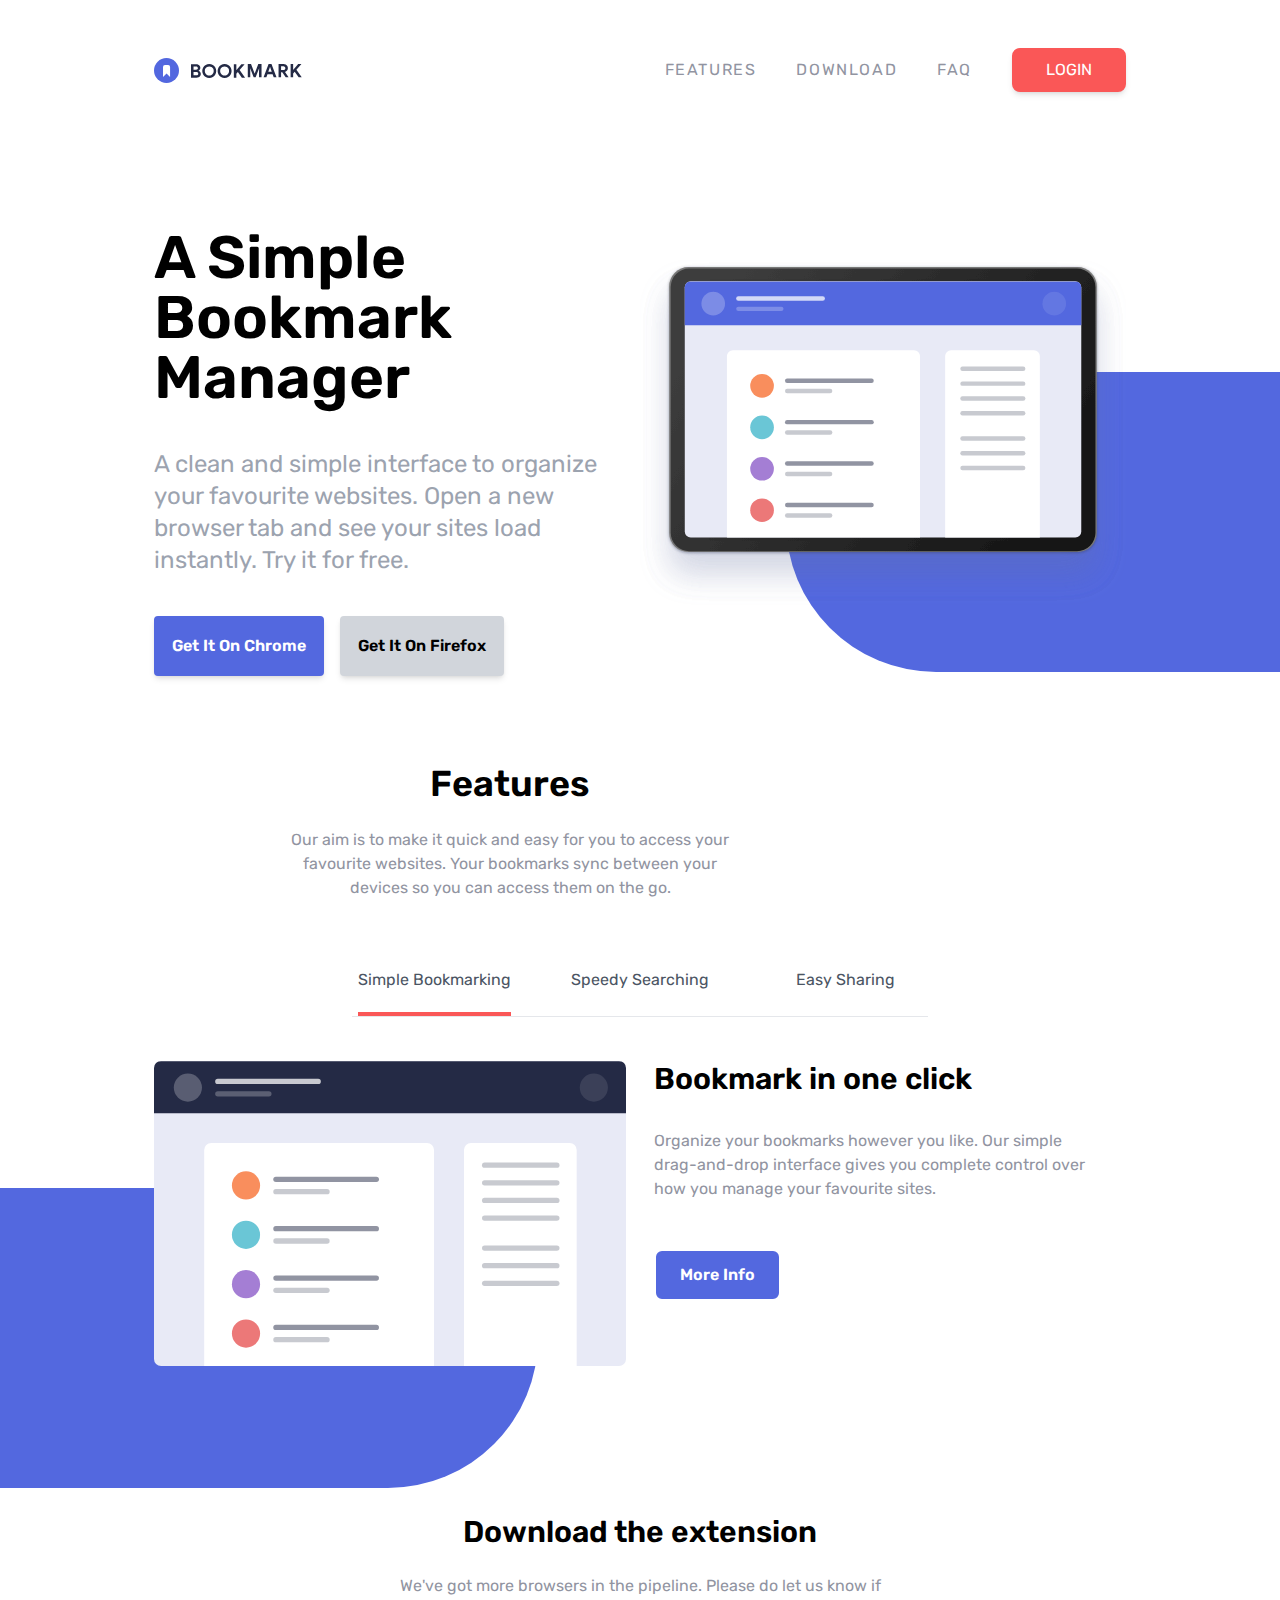
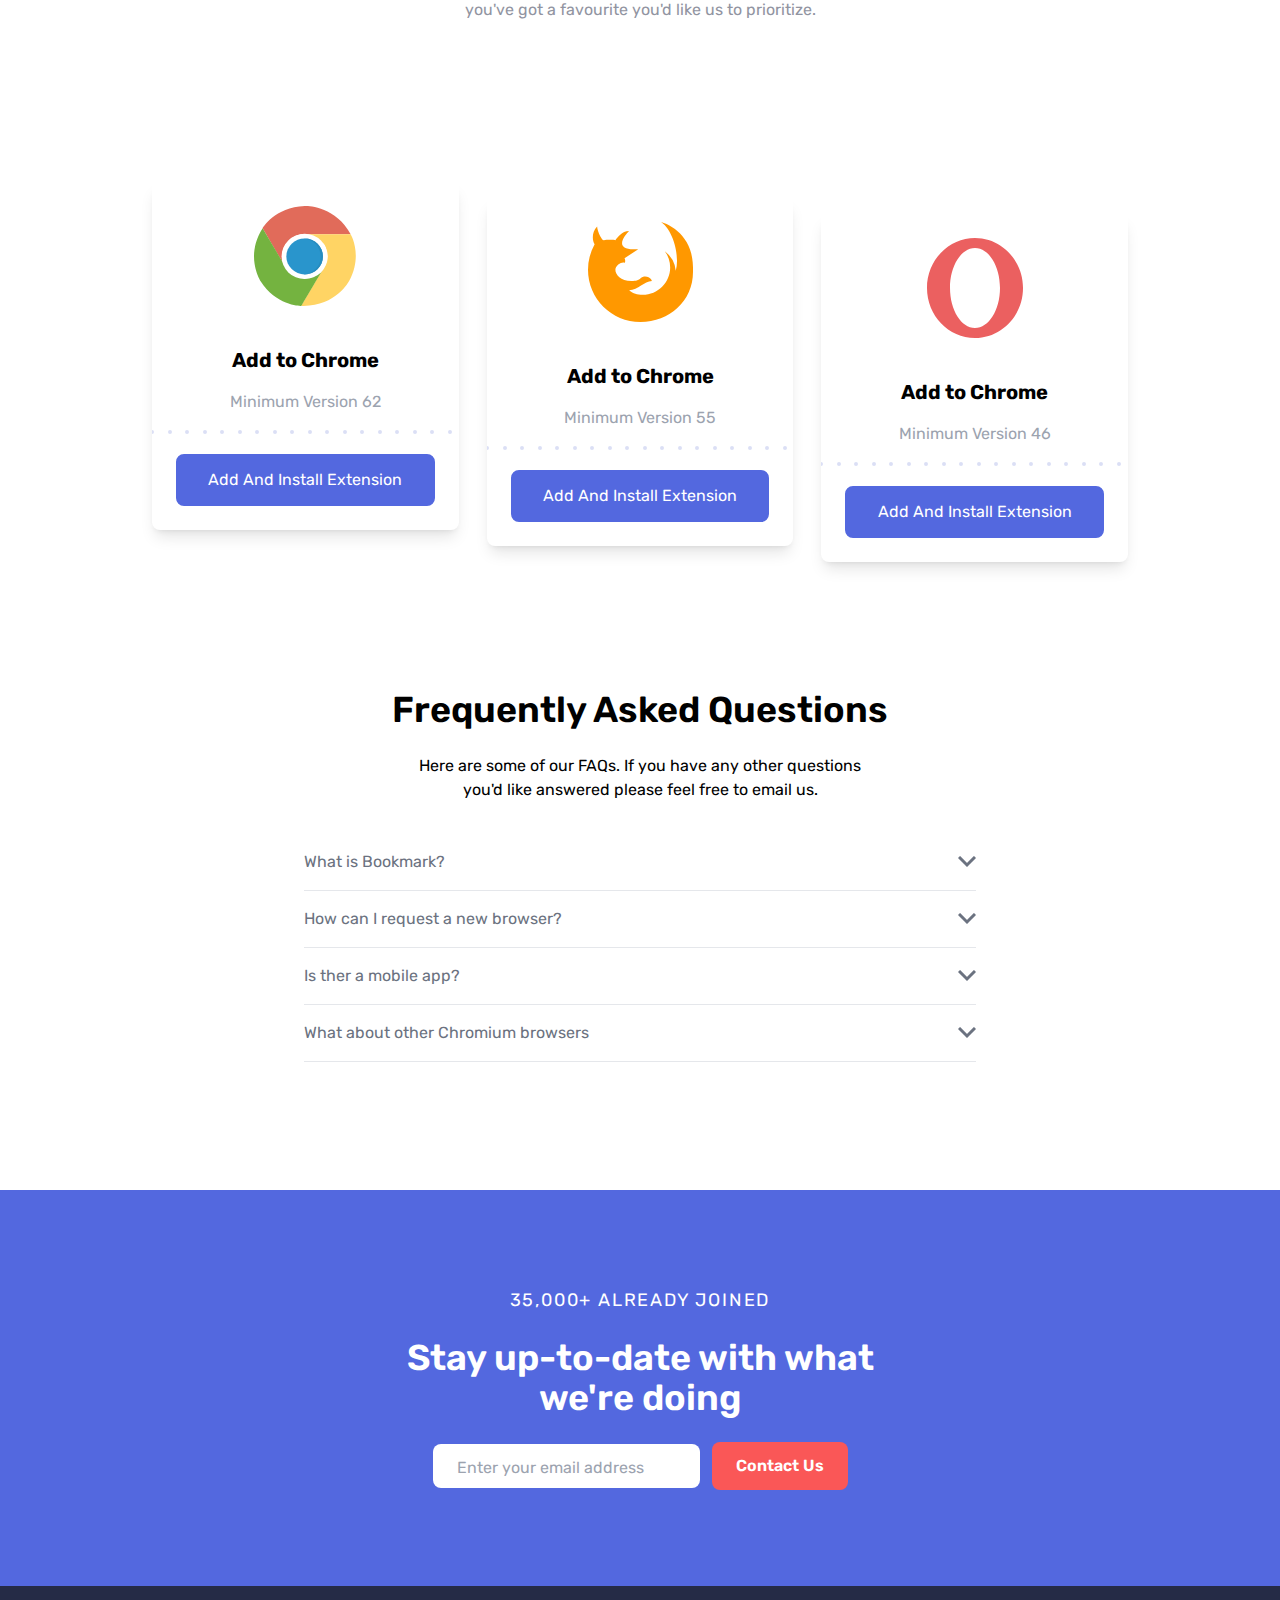
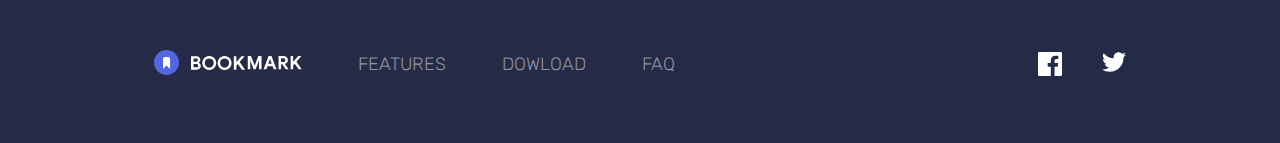
<file: bookmark/index.html>
<!DOCTYPE html>
<html lang="en" class="scroll-smooth">

<head>
  <meta charset="UTF-8" />
  <meta http-equiv="X-UA-Compatible" content="IE=edge" />
  <meta name="viewport" content="width=device-width, initial-scale=1.0" />
  <link rel="preconnect" href="https://fonts.googleapis.com">
  <link rel="preconnect" href="https://fonts.gstatic.com" crossorigin>
  <link href="https://fonts.googleapis.com/css2?family=Rubik:ital,wght@0,400;0,700;1,600&display=swap" rel="stylesheet">
  <link rel="stylesheet" href="css/style.css" />
  <script src="js/script.js" defer></script>

  <title>Bookmark Website</title>
</head>

<body class="overflow-x-hidden">
  <!-- overflow-x-hidden allows to avoid a horizontal scroll bars -->
  <nav class="container mx-auto p-6">
    <!-- Flex Container for Nav Items -->
    <div class="flex items-center justify-between space-x-20 my-6">
      <!-- Logo -->
      <div class="z-30">
        <img src="images/logo-bookmark.svg" alt="" id="logo">
      </div>
      <!-- Menu Items-->
      <div class="hidden items-center space-x-10 uppercase text-grayishBlue md:flex">
        <a href="#features" class="tracking-widest hover:text-softRed">
          Features
        </a>

        <a href="#download" class="tracking-widest hover:text-softRed">
          Download
        </a>

        <a href="#faq" class="tracking-widest hover:text-softRed">
          FAQ
        </a>

        <a href="#"
          class="px-8 py-2 text-white bg-softRed border-2 border-softRed rounded-lg shadow-md hover:text-softRed hover:bg-white">Login</a>
      </div>
      <!-- Hamburger Button -->
      <button id="menu-btn"class="z-30 block md:hidden focus:outline-none hamburger">
        <span class="hamburger-top"></span>
        <span class="hamburger-middle"></span>
        <span class="hamburger-bottom"></span>

      </button>
    </div>
    <!-- Mobile Menu -->
    <div
        id="menu"
        class="fixed inset-0 z-20 hidden flex-col items-center self-end w-full h-full m-h-screen px-6 py-1 pt-24 pb-4 tracking-widest text-white uppercase divide-y divide-gray-500 opacity-90 bg-veryDarkBlue"
      >    
     
      <div class="w-full py-3 text-center">
        <a href="#features" class="block hover:text-softRed">Features</a>
        <a href="#download" class="block hover:text-softRed">Download</a>
        <a href="#faq" class="block hover:text-softRed">Faq</a>
        <a href="#" class="block hover:text-softRed">Login</a>


      </div>

    </div>
  </nav>

  <!-- Hero Section -->
  <section id="hero">
    <!-- Container For Image and Content -->
    <div class="container flex flex-col-reverse mx-auto p-6 lg:flex-row lg:mb-0">
      <!-- Content -->
      <div class="flex flex-col space-y-10 lg:mt-16 lg:w-1/2">
        <h1 class="text-3xl font-semibold text-center lg:text-left lg:text-6xl">
          A Simple Bookmark Manager
        </h1>
        <p class="max-w-md mx-auto text-lg text-center text-gray-400 lg:text-2xl lg:text-left lg:mt-0 lg:mx-0">
          A clean and simple interface to organize your favourite websites. Open a new browser tab and see your sites
          load instantly. Try it for free.
        </p>
        <!-- Buttons Container -->
        <div class="flex items-center justify-center space-x-4 lg:justify-start">

          <a href="#"
            class="p-4 text-sm font-semibold text-white bg-softBlue rounded shadow-md border-2 border-softBlue md:text-base hover:bg-white hover:text-softBlue">Get
            It On Chrome</a>
          <a href="#"
            class="p-4 text-sm font-semibold text-black bg-gray-300 rounded shadow-md border-2 border-gray-300 md:text-base hover:bg-white hover:text-gray-600">Get
            It On Firefox</a>

        </div>
      </div>
      <!-- Image -->
      <div class="relative mx-auto lg:mx-0 lg:mb-0 lg:w-1/2">
        <div class="bg-hero">

        </div>
        <img src="images/illustration-hero.svg" alt="" class="relative z-10 lg:top-24 xl:top-0">
      </div>
    </div>
  </section>

  <!-- Features Heading -->
  <section id="features">
    <div class="container mx-auto mt-16 px-6 md:mx-0">
      <h2 class="mb-6 text-4xl font-semibold text-center">
        Features
      </h2>
      <p class="max-w-md mx-auto text-center text-grayishBlue">
        Our aim is to make it quick and easy for you to access your favourite websites. Your bookmarks sync between your
        devices so you can access them on the go.
      </p>
    </div>
  </section>
  <!-- Features Tabs -->
  <section id="tabs">
    <!-- Tabs Container -->
    <div class="container relative mx-auto my-6 mb-32 mt-12 px-6">
      <div class="bg-tabs"></div>
      <!-- Tabs/Panels Flex Container -->
      <div class="flex flex-col justify-center max-w-xl mx-auto mb-6 border-b md:space-x-10 md:flex-row">

        <!-- Tab 1 -->
        <div
          class="flex justify-center text-center text-gray-600 border-b md:border-b-0 hover:text-softRed md:w-1/3 tab"
          data-target="panel-1">
          <div class="py-5 border-b-4 border-softRed" data-target="panel-1">
            Simple Bookmarking
          </div>
        </div>

        <!-- Tab 2 -->
        <div
          class="flex justify-center text-center text-gray-600 border-b md:border-b-0 hover:text-softRed md:w-1/3 tab"
          data-target="panel-2">
          <div class="py-5" data-target="panel-2">
            Speedy Searching
          </div>
        </div>

        <!-- Tab 3 -->
        <div
          class="flex justify-center text-center text-gray-600 border-b md:border-b-0 hover:text-softRed md:w-1/3 tab"
          data-target="panel-3">
          <div class="py-5 " data-target="panel-3">
            Easy Sharing
          </div>
        </div>
      </div>

      <!-- Tab Panels -->
      <div id="panels" class="container mx-auto">
        <!-- Panel 1 -->
        <div class="flex flex-col py-5 md:flex-row md:space-x-7 panel panel-1">
          <!-- Panel Image -->
          <div class="flex justify-center md:w-1/2">
            <img src="images/illustration-features-tab-1.svg" alt="" class="relative z-10">
            <!--  relative z-10 is bcs we need to be under the overlayer of the mobile menu-->
          </div>
          <!-- Panel Content -->
          <div class="flex flex-col space-y-8 md:w-1/2">
            <h3 class="mt-32 text-3xl font-semibold text-center md:mt-0 md:text-left">
              Bookmark in one click
            </h3>
            <p class="max-w-md text-center text-grayishBlue md:text-left">
              Organize your bookmarks however you like. Our simple drag-and-drop interface gives you complete control
              over how you manage your favourite sites.
            </p>
            <div class="mx-auto md:mx-0">
              <a href=""
                class="px-6 py-3  mt-4 font-semibold bg-softBlue text-white border-2 border-white rounded-lg md:inline-flex hover:bg-white hover:text-softBlue hover:border-softBlue hover:border-2">
                More Info
              </a>
            </div>

          </div>
        </div>

        <!-- Panel 2 -->

        <div class="flex flex-col hidden py-5 md:flex-row md:space-x-7 panel panel-2">
          <!-- Panel Image -->
          <div class="flex justify-center md:w-1/2">
            <img src="images/illustration-features-tab-2.svg" alt="" class="relative z-10">
            <!--  relative z-10 is bcs we need to be under the overlayer of the mobile menu-->
          </div>
          <!-- Panel Content -->
          <div class="flex flex-col space-y-8 md:w-1/2">
            <h3 class="mt-14 text-3xl font-semibold text-center md:mt-0 md:text-left">
              Intelligent search
            </h3>
            <p class="max-w-md text-center text-grayishBlue md:text-left">
              Our powerful search feature will help you find saved sites in no time at all. No need to trawl through all
              of your bookmarks.
            </p>
            <div class="mx-auto md:mx-0">
              <a href=""
                class="px-6 py-3  mt-4 font-semibold bg-softBlue text-white border-2 border-white rounded-lg md:inline-flex hover:bg-white hover:text-softBlue hover:border-softBlue hover:border-2">
                More Info
              </a>
            </div>

          </div>
        </div>
        <!-- Panel 3 -->

        <div class="flex flex-col hidden py-5 md:flex-row md:space-x-7 panel panel-3">
          <!-- Panel Image -->
          <div class="flex justify-center md:w-1/2">
            <img src="images/illustration-features-tab-3.svg" alt="" class="relative z-10">
            <!--  relative z-10 is bcs we need to be under the overlayer of the mobile menu-->
          </div>
          <!-- Panel Content -->
          <div class="flex flex-col space-y-8 md:w-1/2">
            <h3 class="mt-14 text-3xl font-semibold text-center md:mt-0 md:text-left">
              Share your bookmarks
            </h3>
            <p class="max-w-md text-center text-grayishBlue md:text-left">
              Easily share your bookmarks and collections with others. Create a shareable a link that you can send at
              the click of a button.
            </p>
            <div class="mx-auto md:mx-0">
              <a href=""
                class="px-6 py-3  mt-4 font-semibold bg-softBlue text-white border-2 border-white rounded-lg md:inline-flex hover:bg-white hover:text-softBlue hover:border-softBlue hover:border-2">
                More Info
              </a>
            </div>

          </div>
        </div>

      </div>
    </div>
  </section>

  <!-- Download Heading -->
  <section id="download">
    <div class="container mx-auto px-6">
      <h2 class="mb-6 text-3xl font-semibold text-center">
        Download the extension
      </h2>
      <p class="max-w-lg mx-auto text-center text-grayishBlue">
        We've got more browsers in the pipeline. Please do let us know if you've got a favourite you'd like us to
        prioritize.
      </p>
    </div>
  </section>

  <!-- Download Boxes -->
  <section id="download-boxes" class="py-32">
    <!-- Boxes Container -->
    <div
      class=" relative flex flex-col items-center max-w-5xl mx-auto space-y-10 md:px-6 md:space-y-0 md:space-x-7 md:flex-row">
      <!-- Box 1 -->
      <div class="flex flex-col w-full py-6 space-y-4 text-center rounded-lg shadow-lg md:w-1/3">
        <!-- Image -->
        <div class="flex justify-center">
          <img src="images/logo-chrome.svg" alt="">
        </div>
        <!-- Text -->
        <h5 class="pt-6 text-xl font-bold">
          Add to Chrome
        </h5>
        <p class="text-gray-400">Minimum Version 62</p>

        <!-- Dots -->
        <div class="bg-dots bg-repeat-x px-6 pt-6 capitalize">
          <a href="#"
            class="block w-full py-3 text-white duration-200 border-2 rounded-lg bg-softBlue hover:text-softBlue hover:bg-white border-softBlue">
            Add and Install Extension
          </a>
        </div>
      </div>

      <!-- Box 2 -->
      <div class="w-full md:w-1/3">
        <div class="flex flex-col w-full py-6 space-y-4 text-center rounded-lg shadow-lg md:mt-8">
          <!-- Image -->
          <div class="flex justify-center">
            <img src="images/logo-firefox.svg" alt="">
          </div>
          <!-- Text -->
          <h5 class="pt-6 text-xl font-bold">
            Add to Chrome
          </h5>
          <p class="text-gray-400">Minimum Version 55</p>

          <!-- Dots -->
          <div class="bg-dots bg-repeat-x px-6 pt-6 capitalize">
            <a href="#"
              class="block w-full py-3 text-white duration-200 border-2 rounded-lg bg-softBlue hover:text-softBlue hover:bg-white border-softBlue">
              Add and Install Extension
            </a>
          </div>
        </div>
      </div>

      <!-- Box 3 -->
      <div class="w-full md:w-1/3">
        <div class="flex flex-col w-full py-6 space-y-4 text-center rounded-lg shadow-lg md:mt-16">
          <!-- Image -->
          <div class="flex justify-center">
            <img src="images/logo-opera.svg" alt="">
          </div>
          <!-- Text -->
          <h5 class="pt-6 text-xl font-bold">
            Add to Chrome
          </h5>
          <p class="text-gray-400">Minimum Version 46</p>

          <!-- Dots -->
          <div class="bg-dots bg-repeat-x px-6 pt-6 capitalize">
            <a href="#"
              class="block w-full py-3 text-white duration-200 border-2 rounded-lg bg-softBlue hover:text-softBlue hover:bg-white border-softBlue">
              Add and Install Extension
            </a>
          </div>
        </div>
      </div>
    </div>
  </section>

  <!-- FAQ Heading -->
  <section id="faq">
    <div class="container mx-auto">
      <h2 class="mb-6 text-3xl font-semibold text-center md:text-4xl">
        Frequently Asked Questions
      </h2>
      <p class="max-w-lg px-6 mx-auto text-center text-graishBlue">
        Here are some of our FAQs. If you have any other questions you'd like answered please feel free to email us.
      </p>
    </div>
  </section>

  <!-- FAQ Accordion -->
  <section id="faq-accordion">
    <!-- Main Container -->
    <div class="container mx-auto px-6 mb-32">
      <!-- Accordion Container -->
      <div class="max-w-2xl m-8 mx-auto overflow-hidden">
        
        <!-- Tab 1 -->
        <div class="py-1 border-b outline-none group" tabindex="1">
          <!-- Tab Flex Container -->
          <div
            class="flex items-center justify-between py-3 text-gray-500 transition duration-500 cursor-pointer group ease">
            <!-- Tab Title -->
            <div class="transition duration-500 ease group-hover:text-red-500">What is Bookmark?</div>
            <!-- Arrow -->
            <div class="transition duration-500 ease group-focus:-rotate-180 group-focus:text-red-500">
              <svg xmlns="http://www.w3.org/2000/svg" width="18" height="12">
                <path fill="none" stroke="currentColor" stroke-width="3" d="M1 1l8 8 8-8" />
              </svg>
            </div>
          </div>
          <!-- Tab Inner Content -->
          <div class="overflow-hidden transition duration-500 group-focus:max-h-screen max-h-0 ease">
            <p class="py-2 text-justify text-gray-400">
              Lorem ipsum dolor sit amet consectetur adipisicing elit. Fugiat, repellat amet doloribus consequuntur eos similique provident tempora voluptates iure quia fuga dicta voluptatibus culpa mollitia recusandae delectus id suscipit labore?
            </p>
          </div>
        </div>

        <!-- Tab 2 -->
        <div class="py-1 border-b outline-none group" tabindex="2">
          <!-- Tab Flex Container -->
          <div
            class="flex items-center justify-between py-3 text-gray-500 transition duration-500 cursor-pointer group ease">
            <!-- Tab Title -->
            <div class="transition duration-500 ease group-hover:text-red-500">How can I request a new browser?</div>
            <!-- Arrow -->
            <div class="transition duration-500 ease group-focus:-rotate-180 group-focus:text-red-500">
              <svg xmlns="http://www.w3.org/2000/svg" width="18" height="12">
                <path fill="none" stroke="currentColor" stroke-width="3" d="M1 1l8 8 8-8" />
              </svg>
            </div>
          </div>
          <!-- Tab Inner Content -->
          <div class="overflow-hidden transition duration-500 group-focus:max-h-screen max-h-0 ease">
            <p class="py-2 text-justify text-gray-400">
              Lorem ipsum dolor sit amet consectetur adipisicing elit. Fugiat, repellat amet doloribus consequuntur eos similique provident tempora voluptates iure quia fuga dicta voluptatibus culpa mollitia recusandae delectus id suscipit labore?
            </p>
          </div>
        </div>

        <!-- Tab 3 -->
        <div class="py-1 border-b outline-none group" tabindex="3">
          <!-- Tab Flex Container -->
          <div
            class="flex items-center justify-between py-3 text-gray-500 transition duration-500 cursor-pointer group ease">
            <!-- Tab Title -->
            <div class="transition duration-500 ease group-hover:text-red-500">Is ther a mobile app?</div>
            <!-- Arrow -->
            <div class="transition duration-500 ease group-focus:-rotate-180 group-focus:text-red-500">
              <svg xmlns="http://www.w3.org/2000/svg" width="18" height="12">
                <path fill="none" stroke="currentColor" stroke-width="3" d="M1 1l8 8 8-8" />
              </svg>
            </div>
          </div>
          <!-- Tab Inner Content -->
          <div class="overflow-hidden transition duration-500 group-focus:max-h-screen max-h-0 ease">
            <p class="py-2 text-justify text-gray-400">
              Lorem ipsum dolor sit amet consectetur adipisicing elit. Fugiat, repellat amet doloribus consequuntur eos similique provident tempora voluptates iure quia fuga dicta voluptatibus culpa mollitia recusandae delectus id suscipit labore?
            </p>
          </div>
        </div>

        <!-- Tab 4 -->
        <div class="py-1 border-b outline-none group" tabindex="4">
          <!-- Tab Flex Container -->
          <div
            class="flex items-center justify-between py-3 text-gray-500 transition duration-500 cursor-pointer group ease">
            <!-- Tab Title -->
            <div class="transition duration-500 ease group-hover:text-red-500">What about other Chromium browsers</div>
            <!-- Arrow -->
            <div class="transition duration-500 ease group-focus:-rotate-180 group-focus:text-red-500">
              <svg xmlns="http://www.w3.org/2000/svg" width="18" height="12">
                <path fill="none" stroke="currentColor" stroke-width="3" d="M1 1l8 8 8-8" />
              </svg>
            </div>
          </div>
          <!-- Tab Inner Content -->
          <div class="overflow-hidden transition duration-500 group-focus:max-h-screen max-h-0 ease">
            <p class="py-2 text-justify text-gray-400">
              Lorem ipsum dolor sit amet consectetur adipisicing elit. Fugiat, repellat amet doloribus consequuntur eos similique provident tempora voluptates iure quia fuga dicta voluptatibus culpa mollitia recusandae delectus id suscipit labore?
            </p>
          </div>
        </div>
      </div>
    </div>
  </section>

  <!-- Neewsletter Section -->
  <section id="newsletter" class="bg-softBlue">
    <!-- Main Container -->
    <div class="max-w-lg mx-auto py-24 ">
      <p class="mb-6 text-lg tracking-widest text-center text-white uppercase">
        35,000+ ALREADY JOINED
      </p>
      <h2 class="px-3 mb-6 text-3xl font-semibold text-center text-white md:text-4xl">
        Stay up-to-date with what we're doing
      </h2>

      <!-- Form -->
      <form class="flex flex-col items-start justify-center max-w-2xl mx-auto space-y-6 text-base px-6 md:flex-row md:space-y-0 md:space-x-4 md:px-0">
        <!-- Input and Button Container -->
        <div class="flex flex-col justify-between items-center mx-auto md:flex-row md:mx-0">        
        <input
        type="text"
        class="flex-1 px-6 pt-3 pb-2 mb-4 rounded-lg border-1 border-white focus:outline-none md:mr-3 md:mb-0"
        placeholder="Enter your email address"
        />

        <input
        type="submit"
        class="inline-flex px-6 py-3 font-semibold text-center text-white duration-200 transform rounded-lg cursor-pointer focus:outline-none bg-softRed hover:opacity-90"
        value="Contact Us"
        />
      </div>
      </form>
    </div>
  </section>

  <!-- Footer -->
  <footer class="py-16 bg-veryDarkBlue">
    <!-- Footer Flex Container -->
    <div class="container flex flex-col items-center justify-between mx-auto space-y-16 px-6 md:flex-row md:space-y-0">
      <!-- Logo/Menu Container -->
      <div class="flex flex-col items-center justify-between space-y-8 text-lg font-light md:flex-row md:space-y-0 md:space-x-14 text-grayishBlue">
        <img src="images/logo-bookmark-footer.svg" alt="" class="mb-1">
        <a href="#features" class="uppercase hover:text-softRed">features</a>
        <a href="#dowload" class="uppercase hover:text-softRed">dowload</a>
        <a href="#faq" class="uppercase hover:text-softRed">faq</a>
      </div>
      <!-- Social Container -->
      <div class="flex space-x-10">
        <a href="#" class="h-6 ficon">
          <img src="images/icon-facebook.svg" alt="">
        </a>
        <a href="#" class="h-6 ficon">
          <img src="images/icon-twitter.svg" alt="">
        </a>
      </div>
    </div>
  </footer>
</body>

</html>
</file>
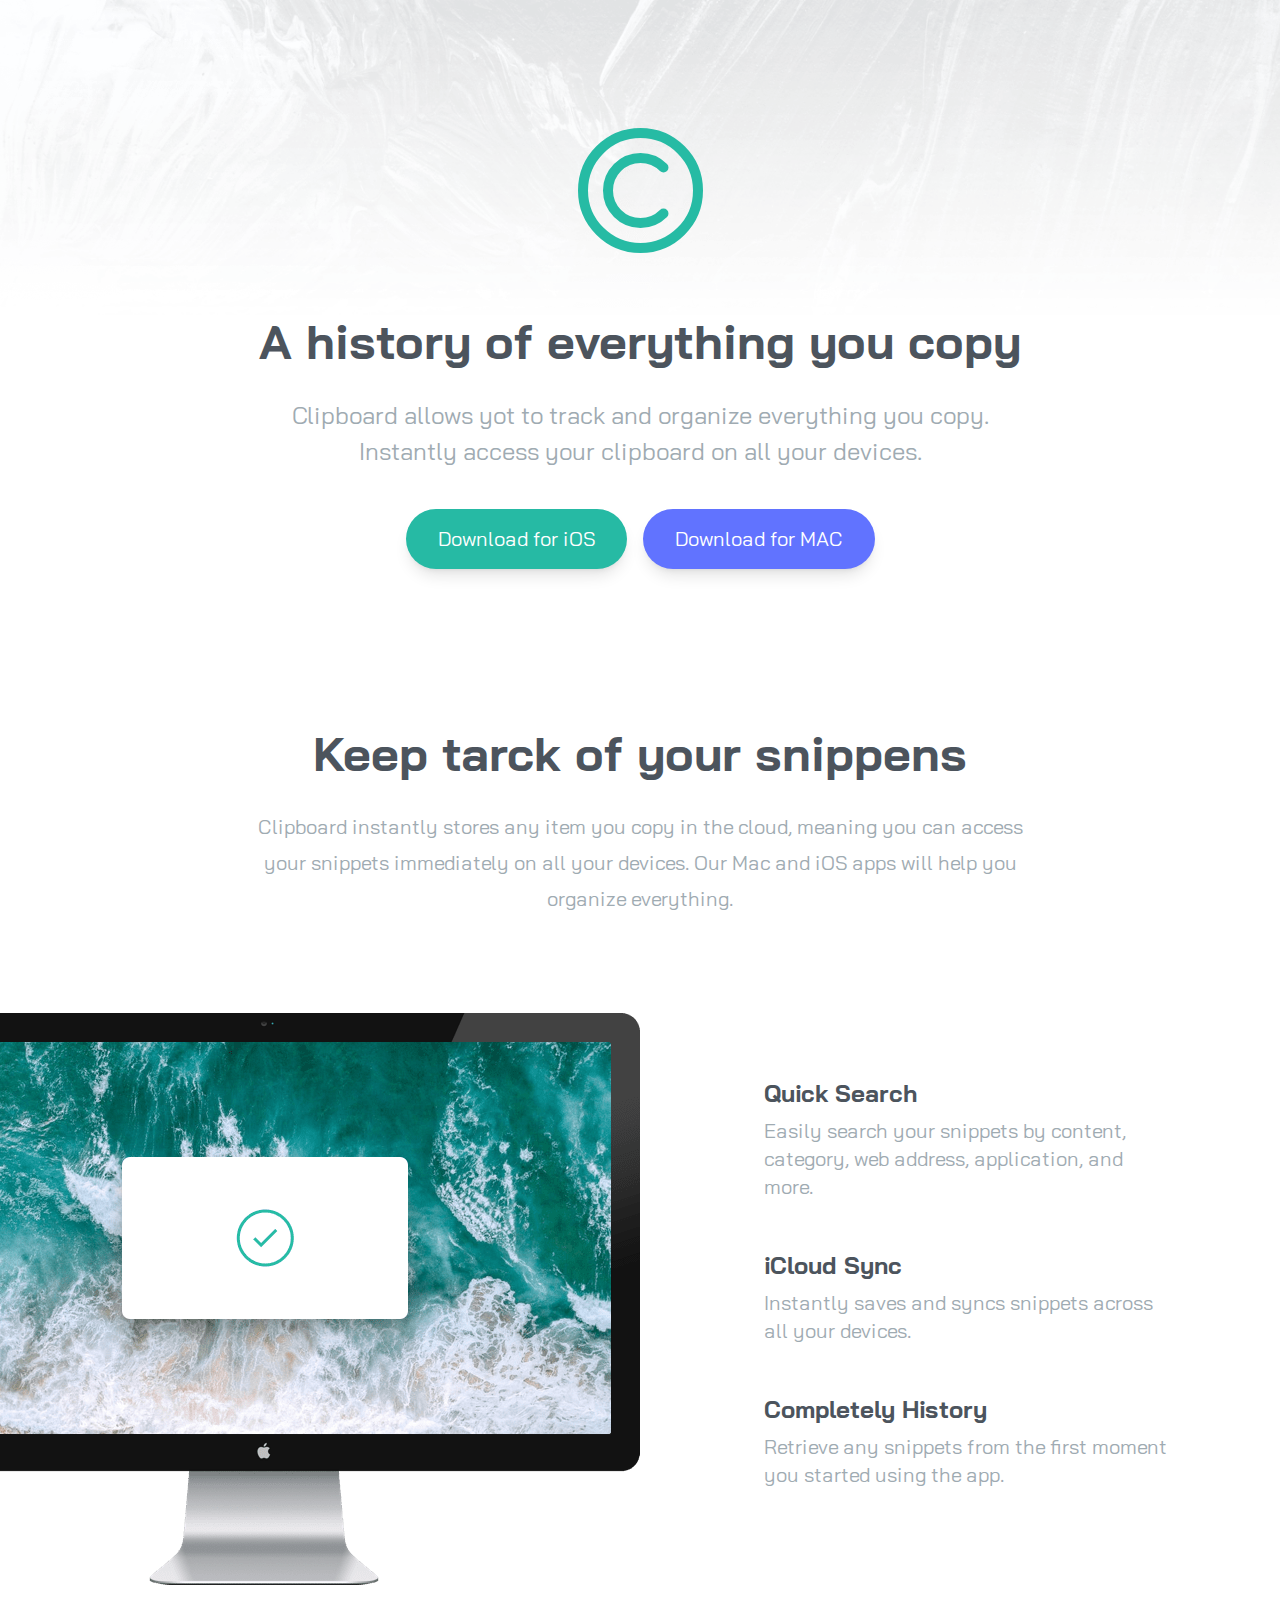
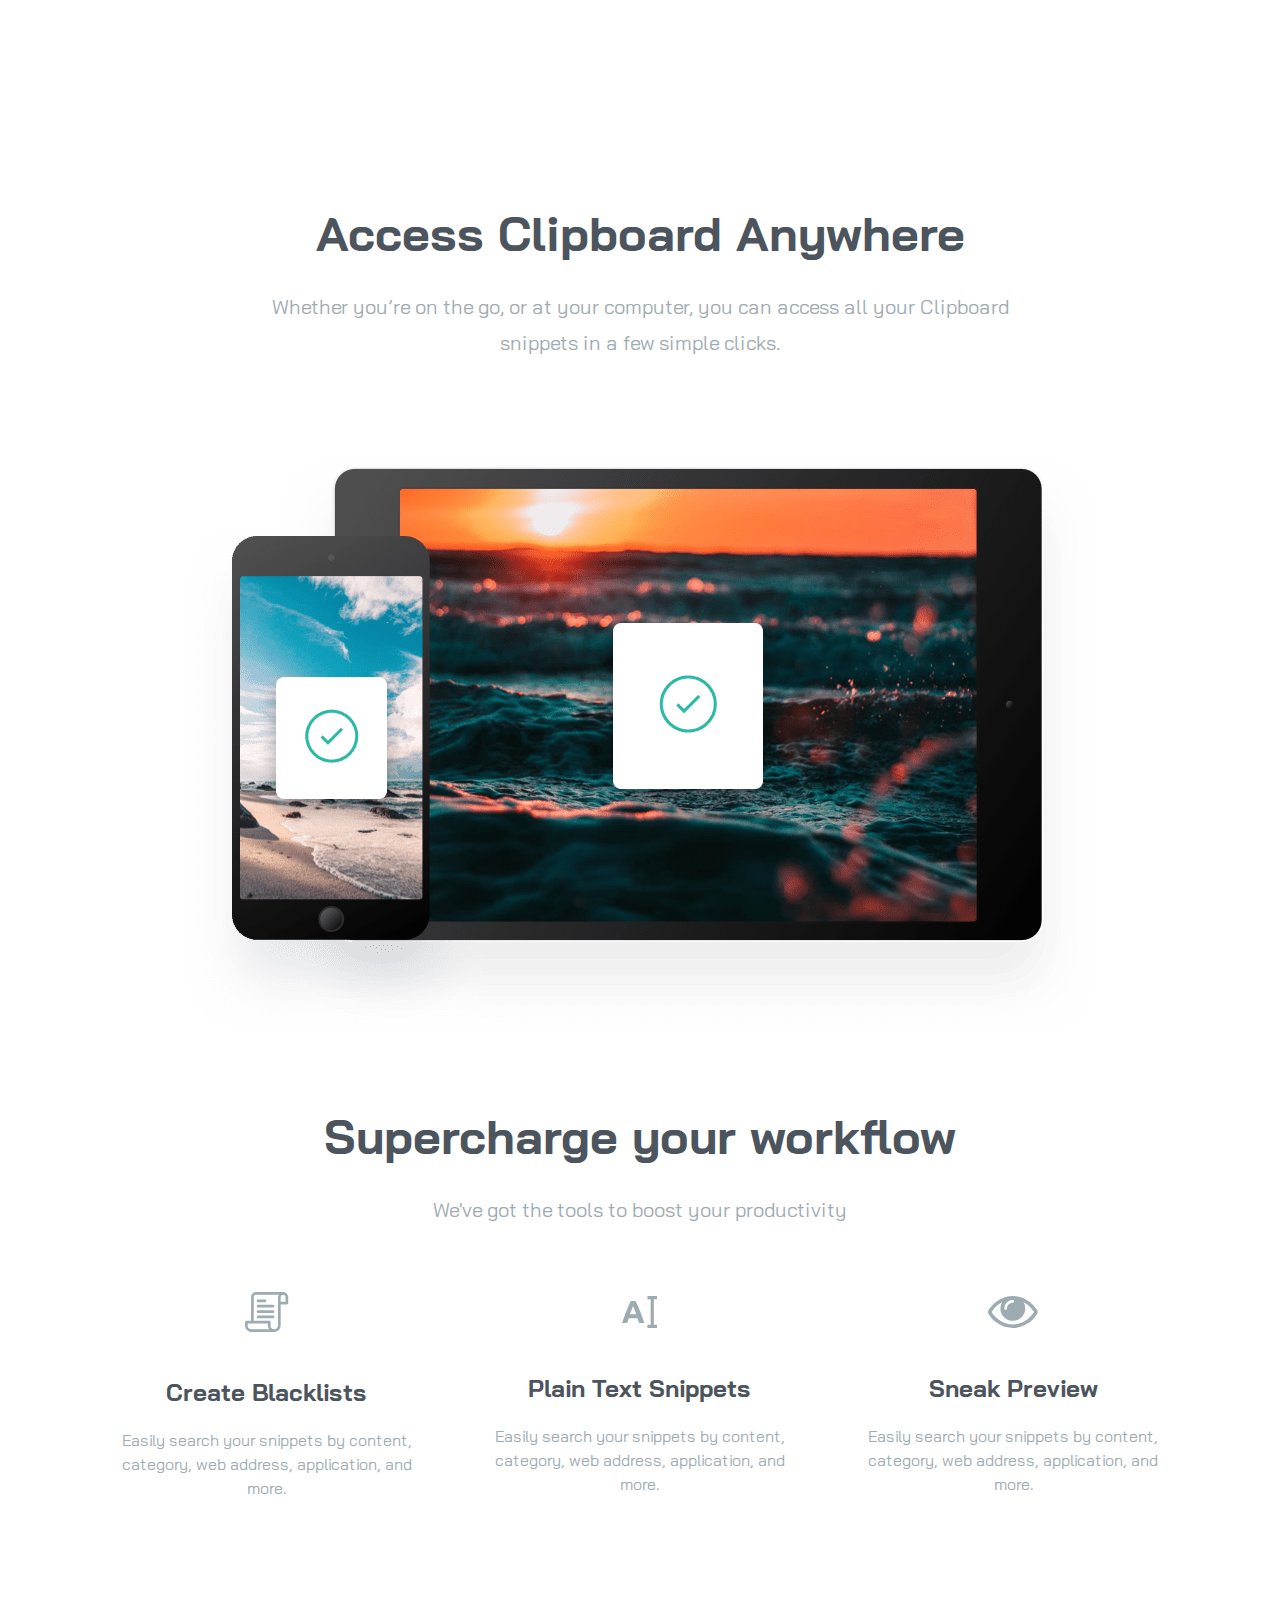
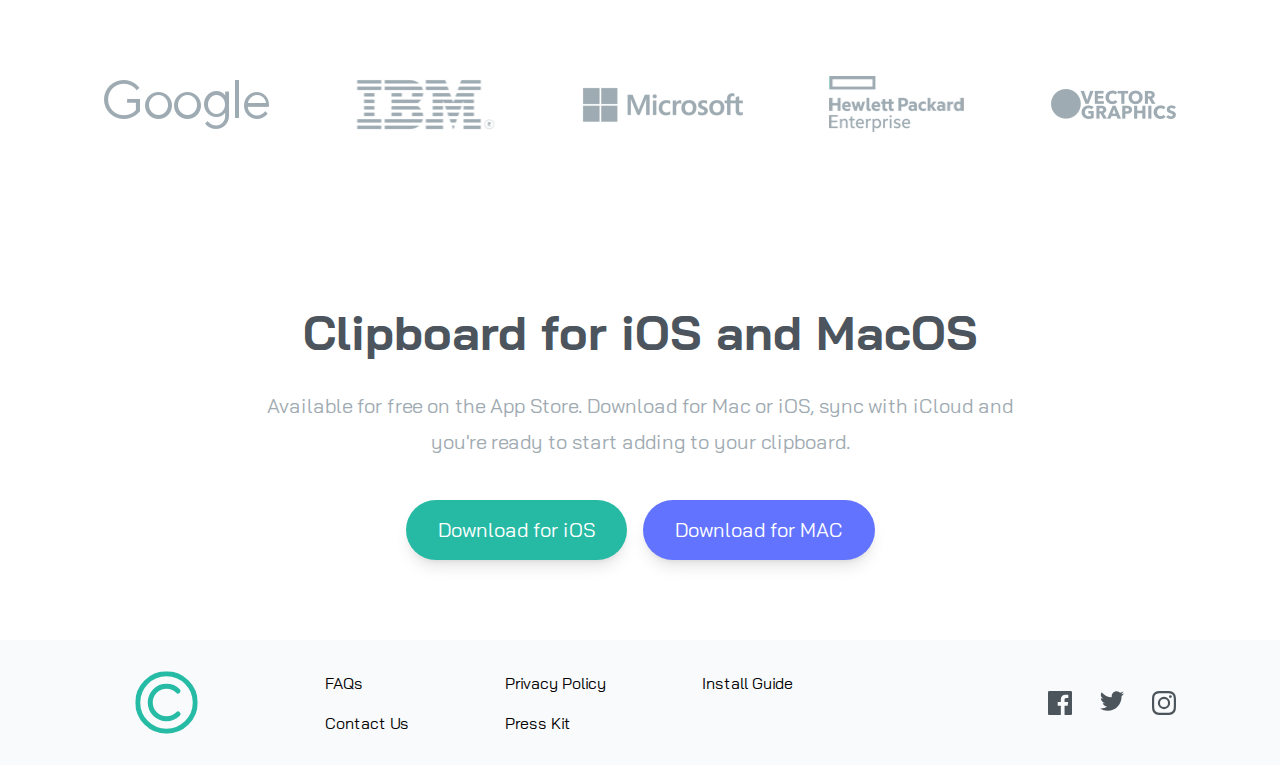
<file: clipboard/index.html>
<!DOCTYPE html>
<html lang="en">

<head>
  <meta charset="UTF-8" />
  <meta http-equiv="X-UA-Compatible" content="IE=edge" />
  <meta name="viewport" content="width=device-width, initial-scale=1.0" />
  <link rel="preconnect" href="https://fonts.googleapis.com">
  <link rel="preconnect" href="https://fonts.gstatic.com" crossorigin>
  <link
    href="https://fonts.googleapis.com/css2?family=Bai+Jamjuree:wght@400;600&family=Fraunces:opsz,wght@9..144,100&family=Montserrat:wght@100;400;600&family=Pixelify+Sans&family=Tapestry&display=swap"
    rel="stylesheet">
  <link rel="stylesheet" href="css/style.css" />


  <title>Clipboard Website</title>
</head>

<body>
  <!-- Hero Section -->
  <section id="hero">
    <div class="section-container mb-40 pt-16">
      <img src="images/logo.svg" alt="" class="mx-auto my-16" />
      <h3>
        A history of everything you copy
      </h3>
      <p class="section-content mb-10 text-2xl">
        Clipboard allows yot to track and organize everything you copy.
        Instantly access your clipboard on all your devices.
      </p>
      <!-- Button Container -->
      <div class="button-container">
        <a href="#" class="bg-strongCyan p-4 px-8 rounded-full shadow-lg
        duration-200 hover:opacity-80">
          Download for iOS
        </a>
        <a href="#" class="bg-lightBlue p-4 px-8 rounded-full shadow-lg
        duration-200 hover:opacity-80">
          Download for MAC
        </a>
      </div>
    </div>
  </section>

  <!-- Snippets Section -->
  <section id="snippets">
    <div class="section-container my-20">
      <h3>
        Keep tarck of your snippens
      </h3>
      <p class="section-content mb-24 text-xl ">
        Clipboard instantly stores any item you copy in the cloud, meaning you
        can access your snippets immediately on all your devices. Our Mac and
        iOS apps will help you organize everything.
      </p>
  </section>

  <!-- Features Section -->
  <section id="features">
    <div class="section-container my-20">
      <div class="relative top-0 flex flex-col md:flex-row md:space-x-32">
        <!-- Image -->
        <div class="md:w-1/2">
          <img src="images/image-computer.png" alt="" class="md:absolute right-[50%]" />
        </div>

        <!-- Items Container -->
        <div class="flex flex-col mt-16 mb-24 space-y-12 text-xl
        md:w-1/2 md:mb-60 md:text-left md:pl-16">

          <!-- Item 1 -->
          <div>
            <h5>Quick Search</h5>
            <p class="max-w-md text-grayishBlue">
              Easily search your snippets by content, category, web address,
              application, and more.
            </p>
          </div>

          <!-- Item 2 -->
          <div>
            <h5>
              iCloud Sync
            </h5>
            <p class="max-w-md text-grayishBlue">
              Instantly saves and syncs snippets across all your devices.
            </p>
          </div>
          <!-- Item 3 -->
          <div>
            <h5>
              Completely History
            </h5>
            <p class="max-w-md text-grayishBlue">
              Retrieve any snippets from the first moment you started using
              the app.
            </p>
          </div>
        </div>
      </div>

    </div>
  </section>

  <!-- Access Anywhere Section -->
  <section id="access">
    <div class="section-container my-20">
      <h3>
        Access Clipboard Anywhere
      </h3>
      <p class="section-content mb-24 text-xl">
        Whether you’re on the go, or at your computer, you can access all your
        Clipboard snippets in a few simple clicks.
      </p>
      <img src="images/image-devices.png" alt="" class="mx-auto" />
    </div>
  </section>

  <!-- Supercharge Section -->
  <section id="supercharge">
    <div class="section-container my-20">

      <h3>
        Supercharge your workflow
      </h3>
      <p class="section-content mb-16 text-xl">
        We've got the tools to boost your productivity
      </p>

      <!-- Items Container -->

      <div class="flex flex-col items-center justify-between
      space-y-16 md:flex-row md:space-y-0 md:space-x-12">
        <!-- Item 1 -->
        <div class="flex flex-col items-center space-y-5">
          <img src="images/icon-blacklist.svg" alt="" class="mb-6" />
          <h5>
            Create Blacklists
          </h5>
          <p class="max-w-sm text-grayishBlue">
            Easily search your snippets by content, category, web address,
            application, and more.
          </p>
        </div>

        <!-- Item 2 -->
        <div class="flex flex-col items-center space-y-5">
          <img src="images/icon-text.svg" alt="" class="mb-6" />
          <h5>
            Plain Text Snippets
          </h5>
          <p class="max-w-sm text-grayishBlue">
            Easily search your snippets by content, category, web address,
            application, and more.
          </p>
        </div>

        <!-- Item 3 -->
        <div class="flex flex-col items-center space-y-5">
          <img src="images/icon-preview.svg" alt="" class="mb-6" />
          <h5>
            Sneak Preview
          </h5>
          <p class="max-w-sm text-grayishBlue">
            Easily search your snippets by content, category, web address,
            application, and more.
          </p>
        </div>
      </div>
    </div>
  </section>

  <!-- References Section-->
  <section id="references">
    <div class="section-container flex flex-col items-center 
    justify-between space-y-16 my-44 md:flex-row md:space-y-0">
      <img src="images/logo-google.png" alt="">
      <img src="images/logo-ibm.png" alt="">
      <img src="images/logo-microsoft.png" alt="">
      <img src="images/logo-hp.png" alt="">
      <img src="images/logo-vector-graphics.png" alt="">
    </div>
  </section>

  <!-- Bottom CTA Section-->
  <section id="bottom">
    <div class="section-container my-20">
      <h3>
        Clipboard for iOS and MacOS
      </h3>
      <p class="section-content mb-10 text-xl">
        Available for free on the App Store. Download for Mac or iOS, sync
        with iCloud and you're ready to start adding to your clipboard.
      </p>
      <!-- Button Container -->
      <div class="button-container">
        <a href="#" class="bg-strongCyan p-4 px-8 rounded-full shadow-lg
        duration-200 hover:opacity-80">
          Download for iOS
        </a>
        <a href="#" class="bg-lightBlue p-4 px-8 rounded-full shadow-lg
        duration-200 hover:opacity-80">
          Download for MAC
        </a>
      </div>
    </div>
  </section>
  </section>
  <footer class="bg-gray-50">
    <div class="section-container">
      <div class="flex flex-col items-center justify-between md:flex-row">
        <!-- Image -->
        <img src="images/logo.svg" alt="#" class="scale-50">
        <!-- Container for Menu and Social -->
        <div class="flex flex-col items-center justify-between flex-1 mb-10 space-y-6
       md:flex-row md:mb-0 md:space-y-0 text:text-grayishBlue">

          <!-- Menus -->
          <div class="flex flex-col space-y-4 md:flex-row md:ml-24 md:space-x-24
       md:space-y-0">
            <!-- Menu 1 -->
            <div class="flex flex-col space-y-4 text-center md:text-left">
              <div>
                <a href="#" class="hover:text-strongCyan">FAQs</a>
              </div>
              <div><a href="#" class="hover:text-strongCyan">Contact Us</a>
              </div>
            </div>

            <!-- Menu 2 -->
            <div class="flex flex-col space-y-4 text-center md:text-left">
              <div>
                <a href="#" class="hover:text-strongCyan">Privacy Policy</a>
              </div>
              <div><a href="#" class="hover:text-strongCyan">Press Kit</a>
              </div>
            </div>

            <!-- Menu 3 -->
            <div class="flex flex-col space-y-4 text-center md:text-left">
              <div>
                <a href="#" class="hover:text-strongCyan">Install Guide</a>
              </div>
            </div>
          </div>

          <!-- Socials -->
          <div class="flex justify-between w-32 py-1">
            <a href="#"><img src="images/icon-facebook.svg" alt="" class="duration-200 ficon"></a>
            <a href="#"><img src="images/icon-twitter.svg" alt="" class="duration-200 ficon"></a>
            <a href="#"><img src="images/icon-instagram.svg" alt="" class="duration-200 ficon"></a>
          </div>
        </div>
      </div>
    </div>
  </footer>
</body>

</html>
</file>
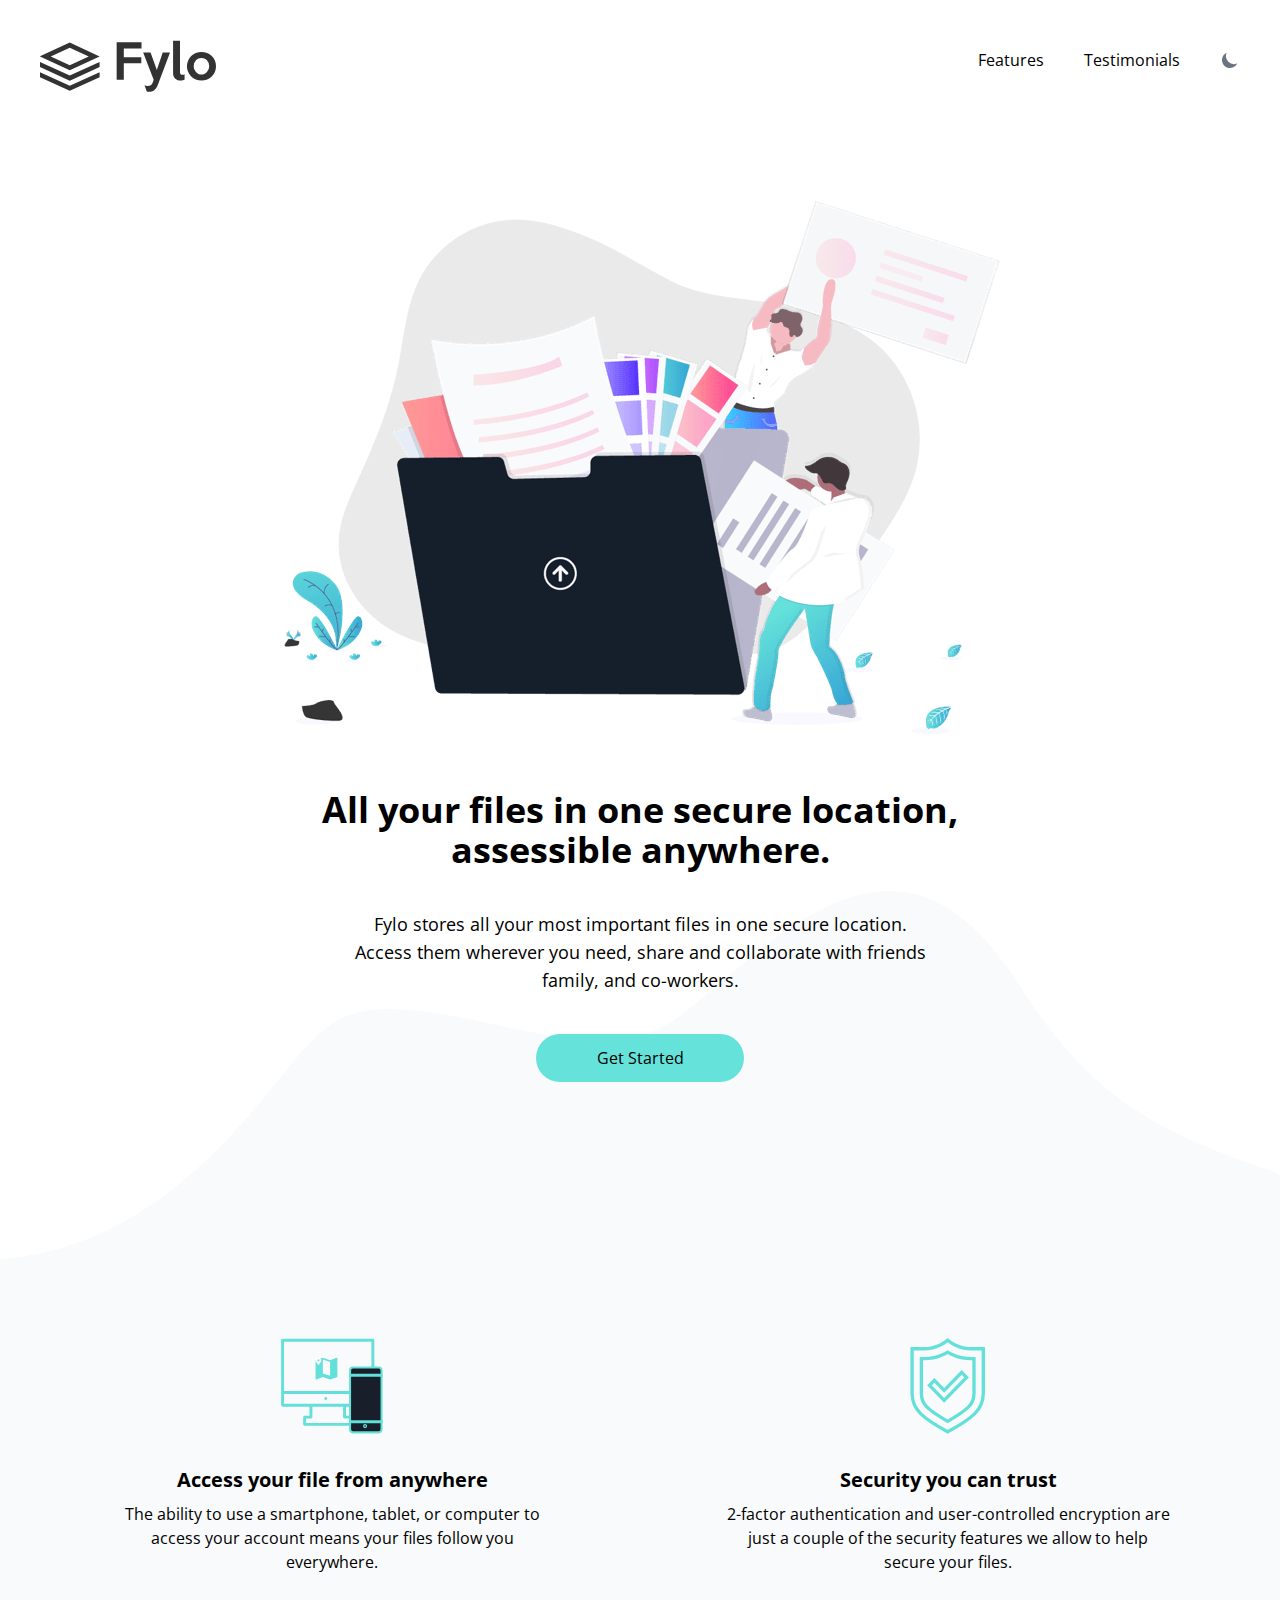
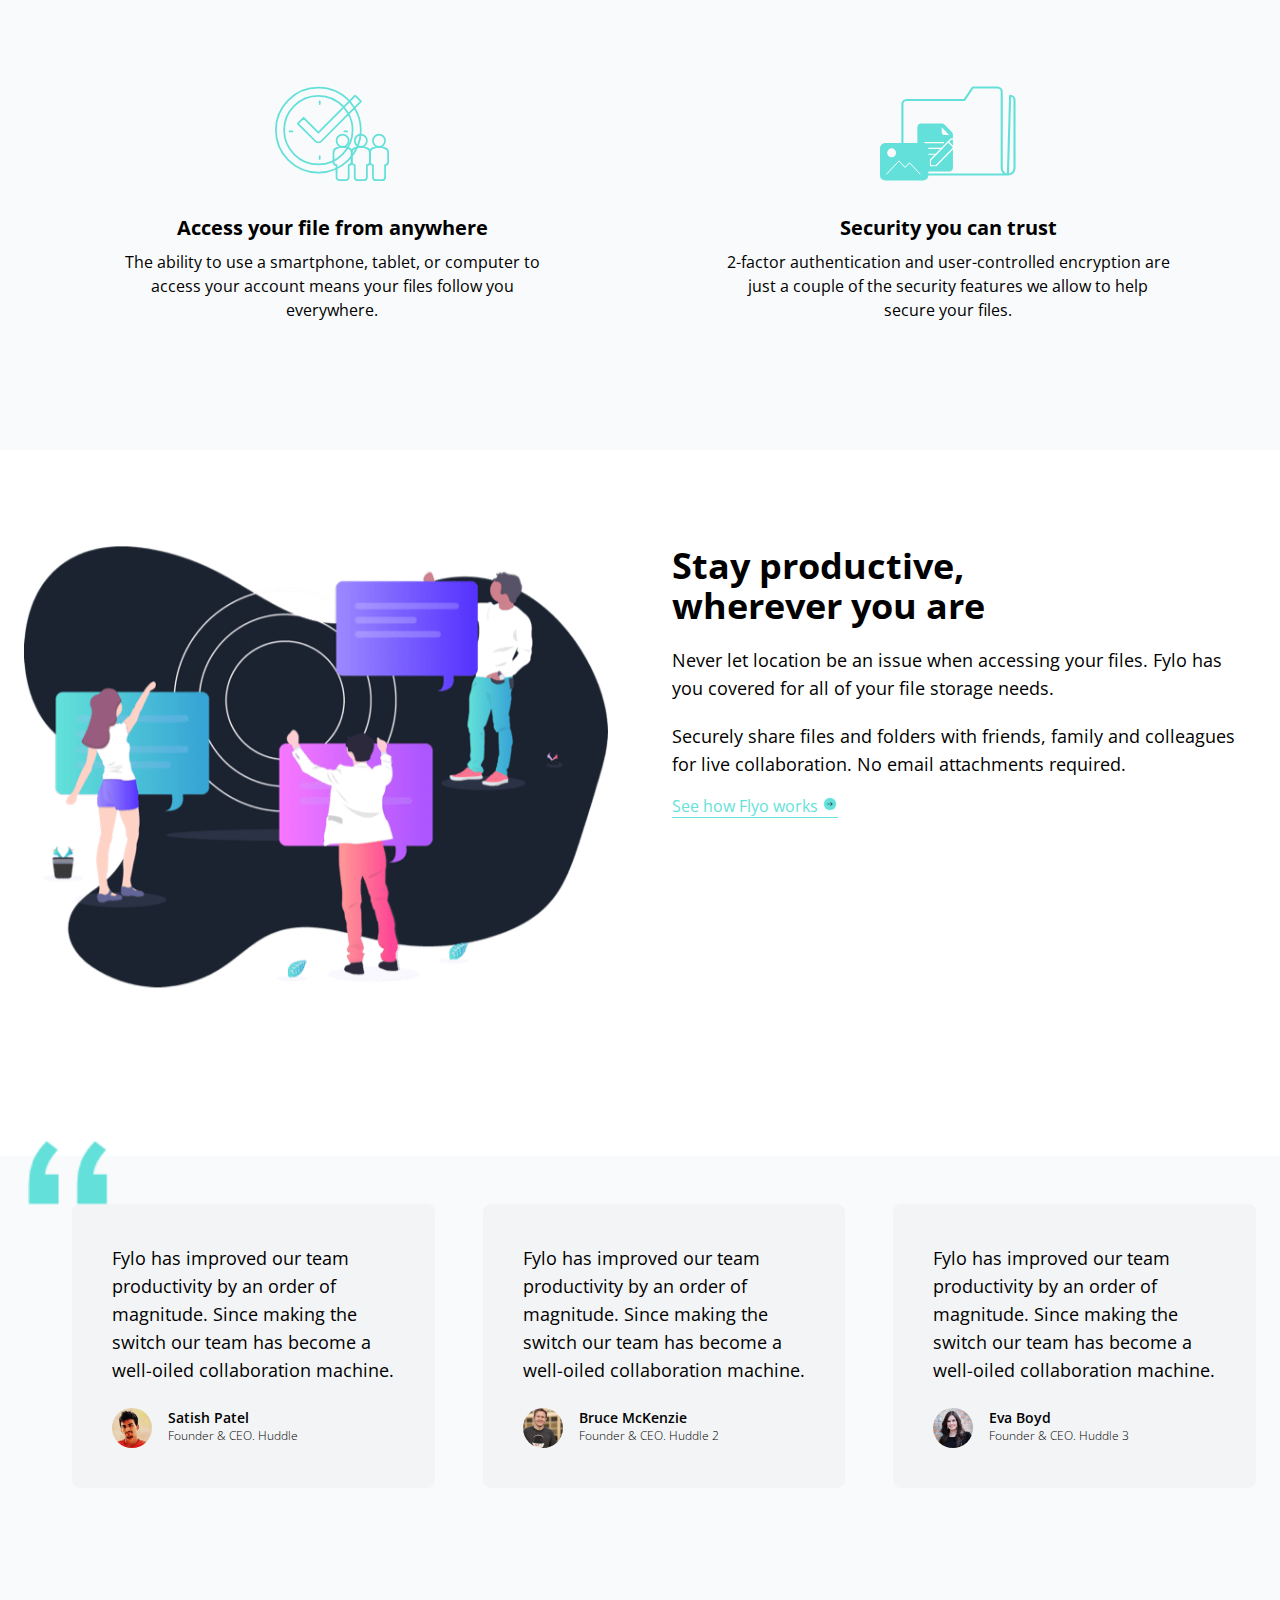
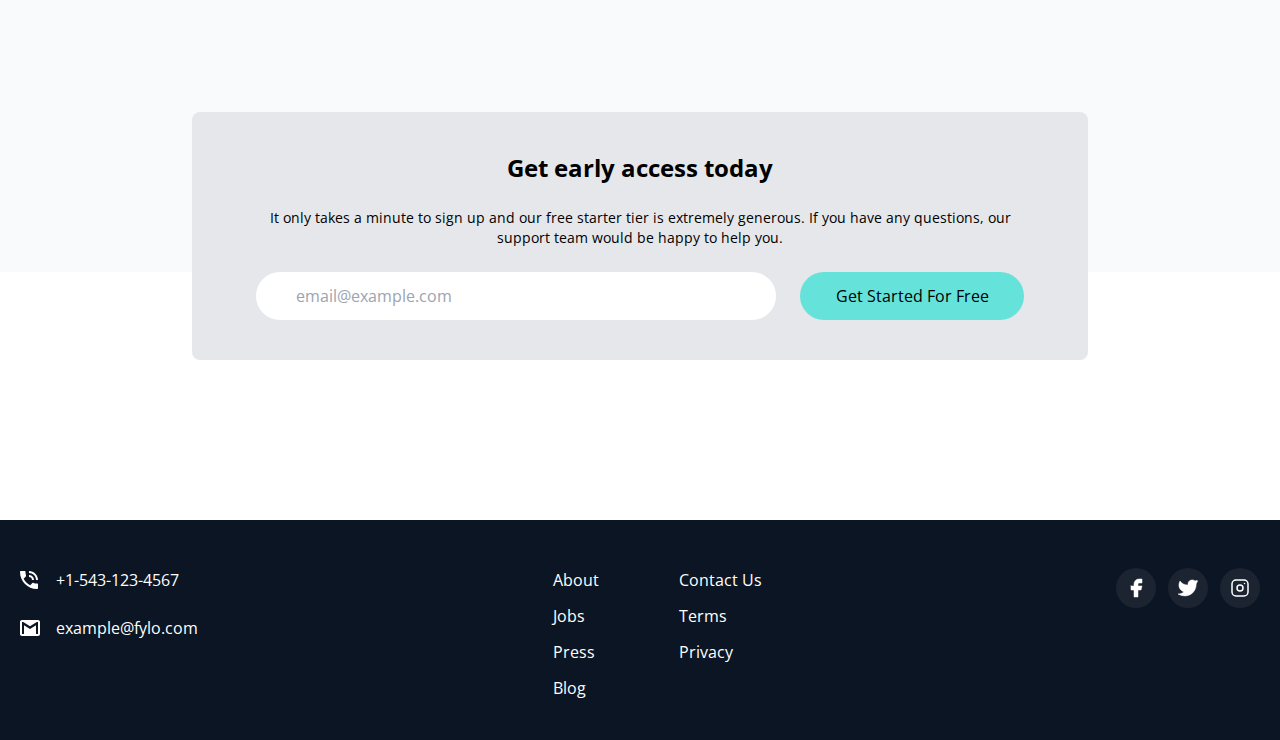
<file: fylo/index.html>
<!DOCTYPE html>
<html lang="en" class="scroll-smooth">

<head>
  <meta charset="UTF-8" />
  <meta http-equiv="X-UA-Compatible" content="IE=edge" />
  <meta name="viewport" content="width=device-width, initial-scale=1.0" />

  <link rel="preconnect" href="https://fonts.googleapis.com">
  <link rel="preconnect" href="https://fonts.gstatic.com" crossorigin>
  <link
    href="https://fonts.googleapis.com/css2?family=Open+Sans:wght@400;700&family=Raleway:ital,wght@0,400;0,700;1,400&display=swap"
    rel="stylesheet">

  <link rel="stylesheet" href="css/style.css" />
  <script>
    //It's best to inline this in 'head' to avoid FOUS (flash of unstyled content) when changing pages or themes
    // https://www.freecodecamp.org/news/how-to-build-a-dark-mode-switcher-with-tailwind-css-and-flowbite

    if (localStorage.getItem('color-theme') === 'dark' || (!('color-theme' in localStorage) && window.matchMedia('(prefers-color-scheme: dark)').matches)
    ) {
      document.documentElement.classList.add('dark)');
    } else {
      document.documentElement.classList.remove('dark)');
    }
  </script>
  <script src="js/script.js" defer></script>

  <title>Fylo Website</title>
</head>

<body class="dark:bg-darkBlue dark:text-white font-opensans">
  <!-- Header -->

  <header class="container mx-auto mt-10 px-6 text-center h-40 md:h-20">
    <!-- Dynamic Logo -->
    <div
      class="bg-logo-light-mode dark:bg-logo-dark-mode bg-no-repeat h-20 w-48 mx-auto md:mx-0 md:absolute top-10 left-10">
    </div>
    <!-- Menu -->
    <div class="flex items-center justify-center space-x-4 md:space-x-10 md:absolute top-12 right-10">
      <a href="#features" class="hover:text-accentCyan">Features</a>
      <a href="#testimonials" class="hover:text-accentCyan">Testimonials</a>
      <!-- Dark/Light Mode Button -->
      <button id="theme-toggle"
        class="text-gray-500 dark:text-gray-400 hover:bg-gray-100 dark:hover:bg-gray-700 focus:outline-none focus:ring-4 focus:ring-gray-200 dark:focus:ring-gray-700 rounded-lg text-sm p-2.5">
        <!-- Dark SVG Icon -->
        <svg id="theme-toggle-dark-icon" class="w-5 h-5 hidden" fill="currentColor" viewBox="0 0 20 20"
          xmlns="http://www.w3.org/2000/svg">
          <path d="M17.293 13.293A8 8 0 016.707 2.707a8.001 8.001 0 1010.586 10.586z"></path>
        </svg>
        <!-- Light SVG Icon -->
        <svg id="theme-toggle-light-icon" class="w-5 h-5 hidden" fill="currentColor" viewBox="0 0 20 20"
          xmlns="http://www.w3.org/2000/svg">
          <path
            d="M10 2a1 1 0 011 1v1a1 1 0 11-2 0V3a1 1 0 011-1zm4 8a4 4 0 11-8 0 4 4 0 018 0zm-.464 4.95l.707.707a1 1 0 001.414-1.414l-.707-.707a1 1 0 00-1.414 1.414zm2.12-10.607a1 1 0 010 1.414l-.706.707a1 1 0 11-1.414-1.414l.707-.707a1 1 0 011.414 0zM17 11a1 1 0 100-2h-1a1 1 0 100 2h1zm-7 4a1 1 0 011 1v1a1 1 0 11-2 0v-1a1 1 0 011-1zM5.05 6.464A1 1 0 106.465 5.05l-.708-.707a1 1 0 00-1.414 1.414l.707.707zm1.414 8.486l-.707.707a1 1 0 01-1.414-1.414l.707-.707a1 1 0 011.414 1.414zM4 11a1 1 0 100-2H3a1 1 0 000 2h1z"
            fill-rule="evenodd" clip-rule="evenodd"></path>
        </svg>
      </button>
    </div>

  </header>

  <!-- Hero Section -->
  <section id="hero" class="bg-curvy-light-mode dark:bg-curvy-dark-mode bg-no-repeat bg-contain bg-bottom">
    <!-- Hero Container -->
    <div class="container mx-auto px-6 text-center md:pt-20 pb-52">
      <img src="images/illustration-intro.png" alt="" class="mx-auto">
      <h1 class="max-w-2xl mx-auto mb-10 text-3xl font-bold leading-normal mt-14 md:text-4xl">
        All your files in one secure location, assessible anywhere.
      </h1>
      <p class="max-w-sm mx-auto mb-10 text-sm md:max-w-xl md:text-lg">
        Fylo stores all your most important files in one secure location. Access them wherever you need, share and
        collaborate with friends family, and co-workers.
      </p>
      <button class="p-3 rounded-full w-52 bg-accentCyan hover:scale-95">
        Get Started
      </button>
    </div>
  </section>
  <!-- Features Section -->
  <section id="features" class="pt-12 bg-gray-50 dark:bg-darkBlue1">
    <!-- Features Container -->
    <div class="container mx-auto px-6 pb-32">
      <!-- First Row -->
      <div class="flex flex-col space-y-24 text-center md:flex-row md:space-y-0">

        <!-- Item 1 -->
        <div class="flex flex-col items-center space-y-2 md:w-1/2">
          <div class="flex item-center justify-center h-24 mb-6">
            <img src="images/icon-access-anywhere.svg" alt="">
          </div>
          <h3 class="text-xl  font-bold">
            Access your file from anywhere
          </h3>
          <p class="max-w-md">
            The ability to use a smartphone, tablet, or computer to access your account means your files follow you
            everywhere.
          </p>
        </div>

        <!-- Item 2 -->
        <div class="flex flex-col items-center space-y-2 md:w-1/2">
          <div class="flex item-center justify-center h-24 mb-6">
            <img src="images/icon-security.svg" alt="">
          </div>
          <h3 class="text-xl  font-bold">
            Security you can trust
          </h3>
          <p class="max-w-md">
            2-factor authentication and user-controlled encryption are just a couple of the security features we allow
            to help secure your files.
          </p>
        </div>
      </div>

      <!-- Second Row -->
      <div class="flex flex-col mt-28 space-y-24 text-center md:flex-row md:space-y-0">

        <!-- Item 3 -->
        <div class="flex flex-col items-center space-y-2 md:w-1/2">
          <div class="flex item-center justify-center h-24 mb-6">
            <img src="images/icon-collaboration.svg" alt="">
          </div>
          <h3 class="text-xl  font-bold">
            Access your file from anywhere
          </h3>
          <p class="max-w-md">
            The ability to use a smartphone, tablet, or computer to access your account means your files follow you
            everywhere.
          </p>
        </div>

        <!-- Item 4 -->
        <div class="flex flex-col items-center space-y-2 md:w-1/2">
          <div class="flex item-center justify-center h-24 mb-6">
            <img src="images/icon-any-file.svg" alt="">
          </div>
          <h3 class="text-xl  font-bold">
            Security you can trust
          </h3>
          <p class="max-w-md">
            2-factor authentication and user-controlled encryption are just a couple of the security features we allow
            to help secure your files.
          </p>
        </div>
      </div>
    </div>
  </section>
  <!-- Productive Section -->
  <section id="productive" class="bg-white dark:bg-darkBlue">
    <!-- Productive Container -->
    <div class="container flex flex-col items-ceter mx-auto px-6 pt-24 pb-32 md:flex-row md:space-x-16">
      <!-- Image -->

      <div class="md:w-1/2">
        <img src="images/illustration-stay-productive.png" alt="" class="mb-10">
      </div>
      <!-- Content -->
      <div class="flex flex-col items-start md:w-1/2">

        <div class="flex flex-col space-y-5">
          <h4 class="max-w-md text-xl font-bold md:text-4xl">
            Stay productive, wherever you are
          </h4>
          <p class="text-md md:text-lg">
            Never let location be an issue when accessing your files. Fylo has you covered for all of your file storage
            needs.
          </p>
          <p class="text-md md:text-lg">
            Securely share files and folders with friends, family and colleagues for live collaboration. No email
            attachments required.
          </p>
        </div>
        <!-- Link -->
        <div class="block mt-4">
          <a href="" class="border-b border-accentCyan text-accentCyan">
            See how Flyo works
            <img src="images/icon-arrow.svg" alt="" class="inline pb-2">
          </a>
        </div>
      </div>
    </div>
  </section>
  <!-- Testimonials Section -->

  <section id="testimonials" class="bg-gray-50 dark:bg-darkBlue">
    <!-- Testimonials Container -->
    <div class="cotainer mx-auto px-6 pt-12 pb-80 md:pb-96">

      <!-- Boxes Container -->
      <div class="relative flex flex-col w-full space-y-6 md:flex-row md:space-y-0 md:space-x-12">
        <!-- Quotes Image -->
        <img src="images/bg-quotes.png" alt="" class="absolute left-1 -top-2 w-10 md:-top-16 md:w-20">

        <!-- Box 1 -->
        <div class="flex flex-col p-10 space-y-6 rounded-lg bg-gray-100 dark:bg-darkBlue3 md:w-1/3">
          <p class="text-sm leading-5 md:text-lg">
            Fylo has improved our team productivity by an order of magnitude. Since making the switch our team has
            become a well-oiled collaboration machine.
          </p>
          <!-- Customer Info -->
          <div class="flex space-x-4">
            <img src="images/profile-1.jpg" alt="" class="w-10 h-10 rounded-full">
            <div>
              <h5 class="text-sm font-semibold">Satish Patel</h5>
              <p class="text-xs font-extralight">Founder & CEO. Huddle</p>
            </div>
          </div>

        </div>

        <!-- Box 2 -->
        <div class="flex flex-col p-10 space-y-6 rounded-lg bg-gray-100 dark:bg-darkBlue3 md:w-1/3">
          <p class="text-sm leading-5 md:text-lg">
            Fylo has improved our team productivity by an order of magnitude. Since making the switch our team has
            become a well-oiled collaboration machine.
          </p>
          <!-- Customer Info -->
          <div class="flex space-x-4">
            <img src="images/profile-2.jpg" alt="" class="w-10 h-10 rounded-full">
            <div>
              <h5 class="text-sm font-semibold">Bruce McKenzie</h5>
              <p class="text-xs font-extralight">Founder & CEO. Huddle 2</p>
            </div>
          </div>

        </div>

        <!-- Box 3 -->
        <div class="flex flex-col p-10 space-y-6 rounded-lg bg-gray-100 dark:bg-darkBlue3 md:w-1/3">
          <p class="text-sm leading-5 md:text-lg">
            Fylo has improved our team productivity by an order of magnitude. Since making the switch our team has
            become a well-oiled collaboration machine.
          </p>
          <!-- Customer Info -->
          <div class="flex space-x-4">
            <img src="images/profile-3.jpg" alt="" class="w-10 h-10 rounded-full">
            <div>
              <h5 class="text-sm font-semibold">Eva Boyd</h5>
              <p class="text-xs font-extralight">Founder & CEO. Huddle 3</p>
            </div>
          </div>
        </div>
      </div>
    </div>
  </section>
  <!-- Early Access Section -->
  <section id="early-access" class="relative px-6 dark:bg-darkBlue2 md:px-0">
    <div class="relative -top-40 max-w-4xl mx-auto p-10 px-6 space-y-6 text-center rounded-lg bg-gray-200 dark:bg-darkBlue1 md:px-16">
      <h5 class="text-2xl font-bold">Get early access today</h5>
      <p class="text-sm">It only takes a minute to sign up and our free starter tier is extremely generous. If you have any questions, our support team would be happy to help you.</p>

      <!-- Input and Button Container -->

      <div class="flex flex-col items-start space-y-6 md:flex-row md:space-y-0 md:space-x-6">
        <div class="w-full md:flex-1">
          <input type="text" class="w-full px-10 py-3 rounded-full focus:outline-none" placeholder="email@example.com">
        </div>
        <button class="w-full p-3 px-6 rounded-full bg-accentCyan md:w-56 hover:scale-95">Get Started For Free</button>
        
      </div>
    </div>
  </section>

  <!-- Footer -->
  <footer class="bg-darkBlue2 text-white">
    <div class="container mx-auto px-5 pt-12 pb-10">
      <!-- Flex Container for all Items -->
      <div class="flex flex-col justify-between space-y-24 md:flex-row md:space-y-0">
        <!-- Email and Phone -->
        <div class="mt-10 space-y-6">
          <div class="flex items-center space-x-3 md:-mt-10">
            <div class="w-6">
              <img src="images/icon-phone.svg" alt="" class="scale-10">
            </div>
            <div>+1-543-123-4567</div>
          </div>

          <div class="flex items-center space-x-3 md:-mt-10">
            <div class="w-6">
              <img src="images/icon-email.svg" alt="" class="scale-10">
            </div>
            <div>example@fylo.com</div>
          </div>
        </div>

        <!-- Menus -->

        <div class="flex flex-col space-y-10 text-xl md:text-base md:space-y-0 md:space-x-20 md:flex-row">
          <div class="flex flex-col space-y-3">
            <a href="#">About</a>
            <a href="#">Jobs</a>
            <a href="#">Press</a>
            <a href="#">Blog</a>
          </div>

          <div class="flex flex-col space-y-3">
            <a href="#">Contact Us</a>
            <a href="#">Terms</a>
            <a href="#">Privacy</a>
          </div>
        </div>
        <!-- Social -->
        <div class="flex justify-center pb-10 space-x-3">
          <div>
            <a href="#">
              <img src="images/facebook.svg" alt="" class="p-2 bg-darkBlue rounded-full ficon">
            </a>
          </div>
          <div>
            <a href="#">
              <img src="images/twitter.svg" alt="" class="p-2 bg-darkBlue rounded-full ficon">
            </a>
          </div>
          <div>
            <a href="#">
              <img src="images/instagram.svg" alt="" class="p-2 bg-darkBlue rounded-full ficon">
            </a>
          </div>
        </div>

      </div>
    </div>
  </footer>



</body>

</html>
</file>
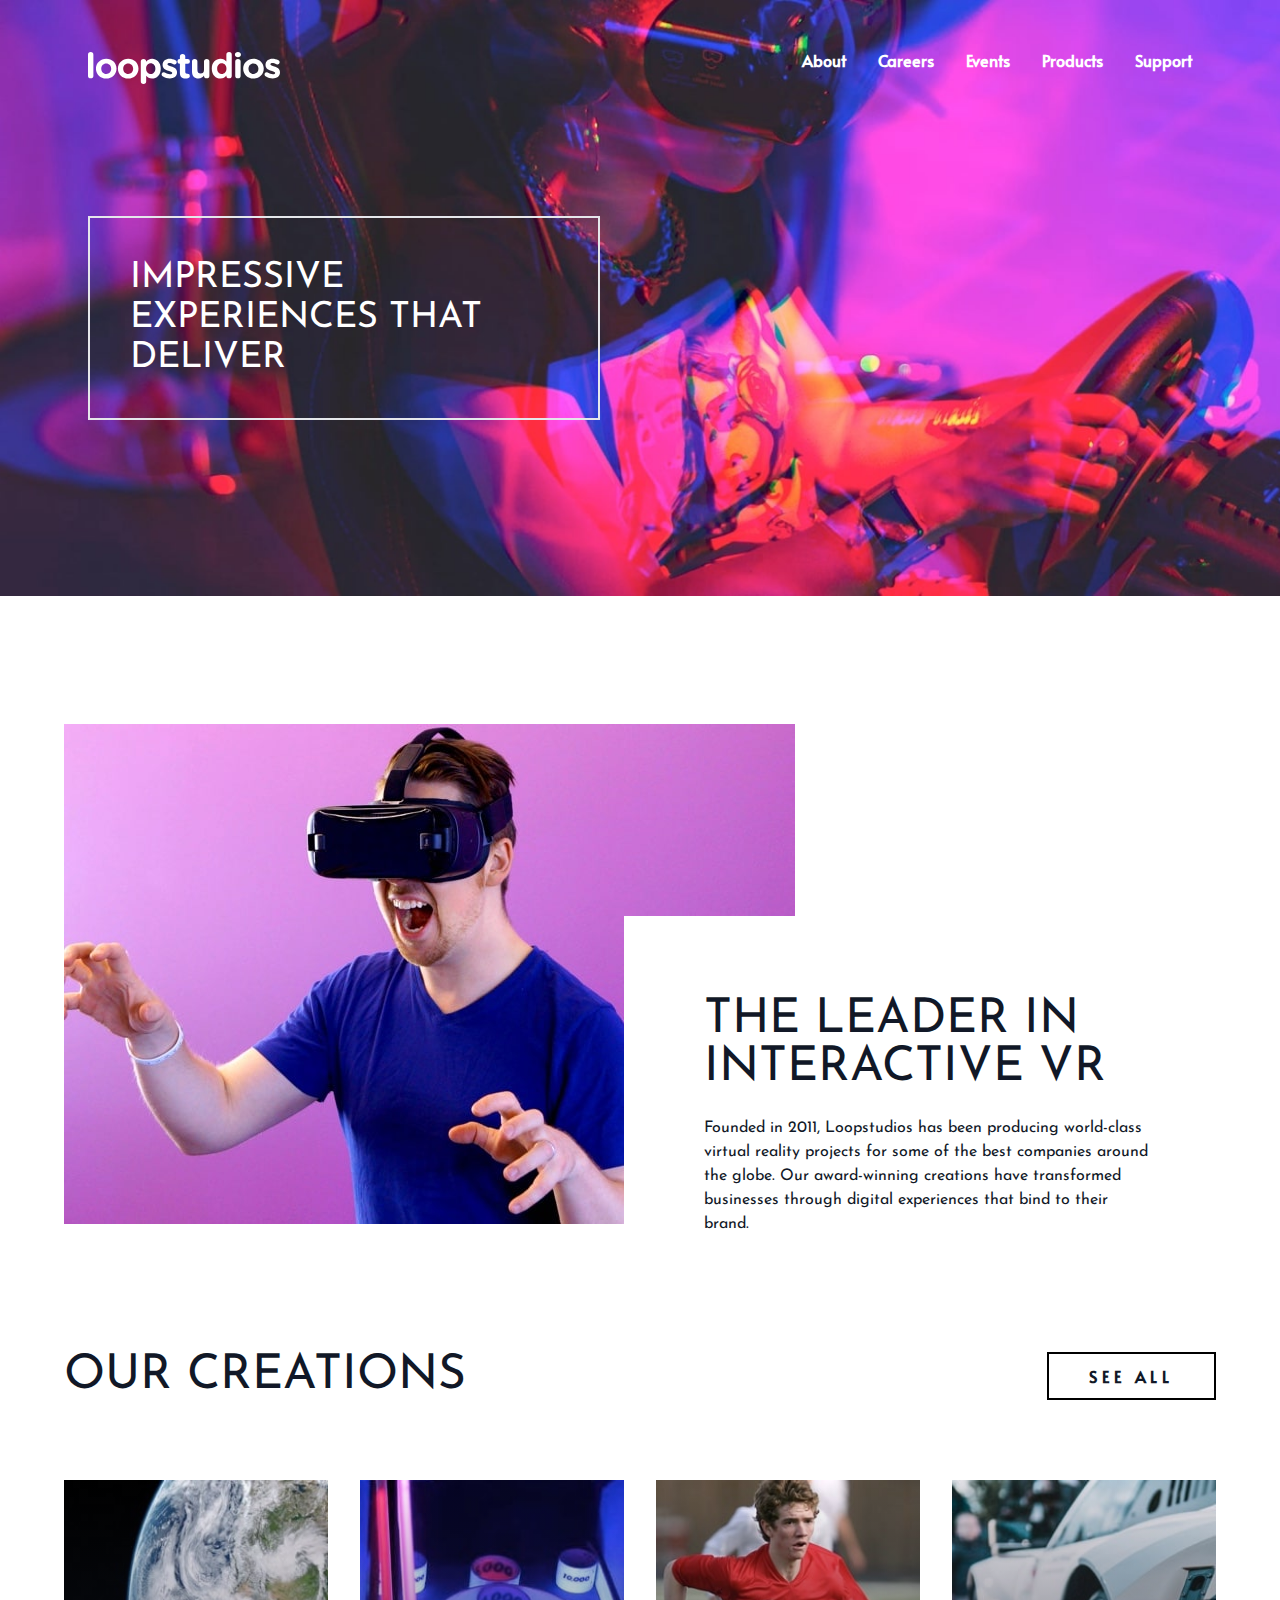
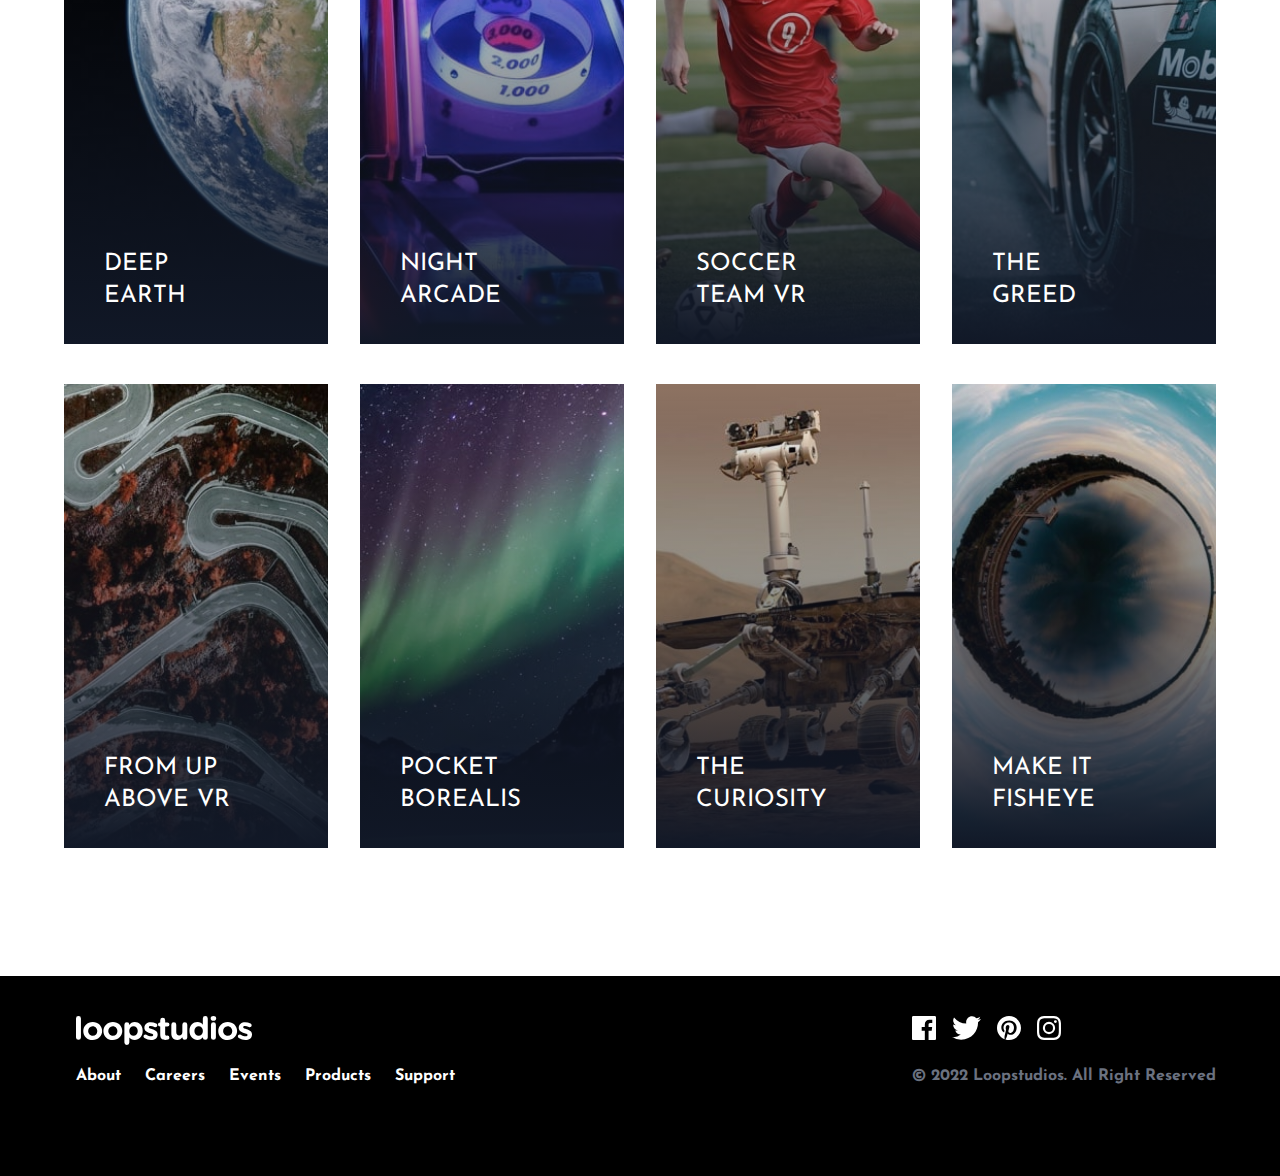
<file: loopstudios/index.html>
<!DOCTYPE html>
<html lang="en">

<head>
  <meta charset="UTF-8" />
  <meta http-equiv="X-UA-Compatible" content="IE=edge" />
  <meta name="viewport" content="width=device-width, initial-scale=1.0" />
  <link rel="preconnect" href="https://fonts.googleapis.com">
  <link rel="preconnect" href="https://fonts.gstatic.com" crossorigin>
  <link rel="preconnect" href="https://fonts.googleapis.com">
  <link rel="preconnect" href="https://fonts.gstatic.com" crossorigin>
  <link href="https://fonts.googleapis.com/css2?family=Alata&family=Josefin+Sans:wght@300&display=swap"
    rel="stylesheet">
  <link rel="stylesheet" href="css/style.css" />
  <script src="js/script.js" defer></script>

  <title>Loopstudios</title>
</head>

<body>
  <!-- Hero Section -->
  <section id="hero">
    <!-- Hero Container -->
    <div class="container max-w-6xl mx-auto px-6 py-12">
      <!-- Menu/logo Container -->
      <nav class="flex items-center justify-between font-bold text-white">
        <!-- Logo -->
        <img src="images/logo.svg" alt="logo">

        <!-- Menu -->
        <div class="hidden h-10 font-alata md:flex md:space-x-8">
          <div class="group">
            <a href="#">About</a>
            <div class="mx-2 group-hover:border-b group-hover:border-blue-50"></div>
          </div>

          <div class="group">
            <a href="#">Careers</a>
            <div class="mx-2 group-hover:border-b group-hover:border-blue-50"></div>
          </div>

          <div class="group">
            <a href="#">Events</a>
            <div class="mx-2 group-hover:border-b group-hover:border-blue-50"></div>
          </div>

          <div class="group">
            <a href="#">Products</a>
            <div class="mx-2 group-hover:border-b group-hover:border-blue-50"></div>
          </div>

          <div class="group">
            <a href="#">Support</a>
            <div class="mx-2 group-hover:border-b group-hover:border-blue-50"></div>
          </div>

        </div>
        <!-- Hamburger Menu -->
        <div class="md:hidden">
          <button id="menu-btn" type="button" class="z-40 block hamburger md:hidden focus:outline-none">    
            <span class="hamburger-top"></span>
            <span class="hamburger-middle"></span>
            <span class="hamburger-bottom"></span>

          </button>
        </div>
      </nav>

      <!-- Mobile Menu -->
      <div id="menu" class="absolute top-0 bottom-0 left-0 hidden flex-col self-end w-full min-h-screen py-1 pt-40 pl-12 space-y-3 text-lg text-white uppercase bg-black">
        <a href="#" class="hover:text-pink-500">About</a>
        <a href="#" class="hover:text-pink-500">Careers</a>
        <a href="#" class="hover:text-pink-500">Events</a>
        <a href="#" class="hover:text-pink-500">Products</a>
        <a href="#" class="hover:text-pink-500">Support</a>
      </div>
      <div class="max-w-lg mt-32  mb-32 p-4 font-sans text-4xl text-white
      uppercase border-2 md:p-10 md:m-32 md:mx-0">
        Impressive experiences that deliver
      </div>
    </div>
  </section>

  <!-- Feature Section -->
  <section id="feature">

    <div class="relative container flex flex-col max-w-6xl
    mx-auto my-32 px-6 text-gray-900 md:flex-row md:px-0">
      <!-- Image -->
      <img src="images/desktop/image-interactive.jpg" alt="">


      <!-- Text Container -->
      <div class="top-48 pr-0 bg-white md:absolute md:right-0
      md:py-20 md:pl-20">

        <h2 class="max-w-lg mb-6 mt-10 font-sans text-4xl text-center
       uppercase md:text-5xl md:mt-0 md:text-left">
          The leader in interactive VR
        </h2>

        <p class="max-w-md text-center md:text-left">
          Founded in 2011, Loopstudios has been producing world-class virtual
          reality projects for some of the best companies around the globe.
          Our award-winning creations have transformed businesses through
          digital experiences that bind to their brand.
        </p>
      </div>
    </div>
  </section>

  <!-- Creations Section -->
  <section id="creations">
    <!-- Creations Container -->
    <div class="container max-w-6xl mx-auto my-32
      px-6 text-gray-900 md:px-0">
      <!-- Creations Header -->
      <div class="flex mb-20 justify-center md:justify-between">
        <h2 class="text-4xl text-center uppercase md:text-left md:text-5xl">
          Our Creations
        </h2>
        <button class="hidden btn md:block">
          See All
        </button>
      </div>

      <!-- Items Container 1-->
      <div class="item-container">

        <!-- Item 1 -->
        <div class="group item">
          <!-- Descktop Image -->
          <img src="images/desktop/image-deep-earth.jpg" alt=""
            class="hidden w-full duration-200 md:block group-hover:scale-110">

          <!-- Mobile Image -->
          <img src="images/mobile/image-deep-earth.jpg" alt="" class="w-full md:hidden" />

          <!-- Item Gradient -->
          <div class="item-gradient">

          </div>
          <!-- Item Text -->
          <h5>
            Deep Earth
          </h5>
        </div>

        <!-- Item 2 -->
        <div class="group item">
          <!-- Descktop Image -->
          <img src="images/desktop/image-night-arcade.jpg" alt=""
            class="hidden w-full duration-200 md:block group-hover:scale-110">

          <!-- Mobile Image -->
          <img src="images/mobile/image-night-arcade.jpg" alt="" class="w-full md:hidden" />

          <!-- Item Gradient -->
          <div class="item-gradient">

          </div>
          <!-- Item Text -->
          <h5>
            Night Arcade
          </h5>
        </div>

        <!-- Item 3 -->
        <div class="group item">
          <!-- Descktop Image -->
          <img src="images/desktop/image-soccer-team.jpg" alt=""
            class="hidden w-full duration-200 md:block group-hover:scale-110">

          <!-- Mobile Image -->
          <img src="images/mobile/image-soccer-team.jpg" alt="" class="w-full md:hidden" />

          <!-- Item Gradient -->
          <div class="item-gradient">

          </div>
          <!-- Item Text -->
          <h5>
            Soccer Team VR
          </h5>
        </div>

        <!-- Item 1 -->
        <div class="group item">
          <!-- Descktop Image -->
          <img src="images/desktop/image-grid.jpg" alt=""
            class="hidden w-full duration-200 md:block group-hover:scale-110">

          <!-- Mobile Image -->
          <img src="images/mobile/image-grid.jpg" alt="" class="w-full md:hidden" />

          <!-- Item Gradient -->
          <div class="item-gradient">

          </div>
          <!-- Item Text -->
          <h5>
            The Greed
          </h5>
        </div>


      </div>

      <!-- Items Container 2---------------------------------------------------->
      <div class="item-container mt-10">

        <!-- Item 1 -->
        <div class="group item">
          <!-- Descktop Image -->
          <img src="images/desktop/image-from-above.jpg" alt=""
            class="hidden w-full duration-200 md:block group-hover:scale-110">

          <!-- Mobile Image -->
          <img src="images/mobile/image-from-above.jpg" alt="" class="w-full md:hidden" />

          <!-- Item Gradient -->
          <div class="item-gradient">

          </div>
          <!-- Item Text -->
          <h5>
            From Up Above VR
          </h5>
        </div>

        <!-- Item 2 -->
        <div class="group item">
          <!-- Descktop Image -->
          <img src="images/desktop/image-pocket-borealis.jpg" alt=""
            class="hidden w-full duration-200 md:block group-hover:scale-110">

          <!-- Mobile Image -->
          <img src="images/mobile/image-pocket-borealis.jpg" alt="" class="w-full md:hidden" />

          <!-- Item Gradient -->
          <div class="item-gradient">

          </div>
          <!-- Item Text -->
          <h5>
            Pocket Borealis
          </h5>
        </div>

        <!-- Item 3 -->
        <div class="group item">
          <!-- Descktop Image -->
          <img src="images/desktop/image-curiosity.jpg" alt=""
            class="hidden w-full duration-200 md:block group-hover:scale-110">

          <!-- Mobile Image -->
          <img src="images/mobile/image-curiosity.jpg" alt="" class="w-full md:hidden" />

          <!-- Item Gradient -->
          <div class="item-gradient">

          </div>
          <!-- Item Text -->
          <h5>
            The Curiosity
          </h5>
        </div>

        <!-- Item 1 -->
        <div class="group item">
          <!-- Descktop Image -->
          <img src="images/desktop/image-fisheye.jpg" alt=""
            class="hidden w-full duration-200 md:block group-hover:scale-110">

          <!-- Mobile Image -->
          <img src="images/mobile/image-fisheye.jpg" alt="" class="w-full md:hidden" />

          <!-- Item Gradient -->
          <div class="item-gradient">

          </div>
          <!-- Item Text -->
          <h5>
            Make It Fisheye
          </h5>
        </div>
      </div>
      <!-- Bottom Button Container-->
      <div class="flex justify-center mt-10 md:hidden">
        <button class="btn w-full md:hidden">See All</button>
      </div>
    </div>
  </section>

  <footer class="bg-black">
    <!-- Container -->
    <div class="container max-w-6xl py-10 mx-auto">
      <!-- Footer Flex Container -->
      <div class="flex flex-col items-center mb-8 space-y-6 md:flex-row md:space-y-0 md:justify-between md:items-start">
        <!-- Menu and Logo Container -->
        <div class="flex flex-col items-center space-y-8 md:items-start md:space-y-4">
          <!-- Logo -->
          <div class="h-8">
            <img src="images/logo.svg" alt="" class="w-44 md:ml-3">
          </div>
          <!-- Menu Container-->
          <div
            class="flex flex-col items-center space-y-4 font-bold text-white md:flex-row md:space-y-0 md:space-x-6 ml-3">
            <!-- Item 1-->
            <div class="h-10 group">
              <a href="">About</a>
              <div class="mx-2 group-hover:border-b group-hover:border-blue-50"></div>
            </div>

            <!-- Item 2-->
            <div class="h-10 group">
              <a href="">Careers</a>
              <div class="mx-2 group-hover:border-b group-hover:border-blue-50"></div>
            </div>

            <!-- Item 3-->
            <div class="h-10 group">
              <a href="">Events</a>
              <div class="mx-2 group-hover:border-b group-hover:border-blue-50"></div>
            </div>

            <!-- Item 4-->
            <div class="h-10 group">
              <a href="">Products</a>
              <div class="mx-2 group-hover:border-b group-hover:border-blue-50"></div>
            </div>

            <!-- Item 5-->
            <div class="h-10 group">
              <a href="">Support</a>
              <div class="mx-2 group-hover:border-b group-hover:border-blue-50"></div>
            </div>
          </div>
        </div>

        <!-- Social and Copy Container-->

        <div class="flex flex-col md:items-start justify-between space-y-4 text-gray-500">
          
          <!-- Icons Container-->

          <div class="flex items-center justify-center space-x-4 md:justify-end">
            <!-- Icon 1 -->
            <div class="h-8 group">
              <a href="#">
                <img src="images/icon-facebook.svg" alt="" class="h-6">
              </a>
            </div>

            <!-- Icon 2 -->
            <div class="h-8 group">
              <a href="#">
                <img src="images/icon-twitter.svg" alt="" class="h-6">
              </a>
            </div>

            <!-- Icon 3 -->
            <div class="h-8 group">
              <a href="#">
                <img src="images/icon-pinterest.svg" alt="" class="h-6">
              </a>
            </div>

            <!-- Icon 4 -->
            <div class="h-8 group">
              <a href="#">
                <img src="images/icon-instagram.svg" alt="" class="h-6">
              </a>
            </div>
          </div>

          <!-- Copy Container -->
          <div class="font-bold">
            &copy; 2022 Loopstudios. All Right Reserved
          </div>
        </div>


      </div>
    </div>

  </footer>




</body>

</html>
</file>
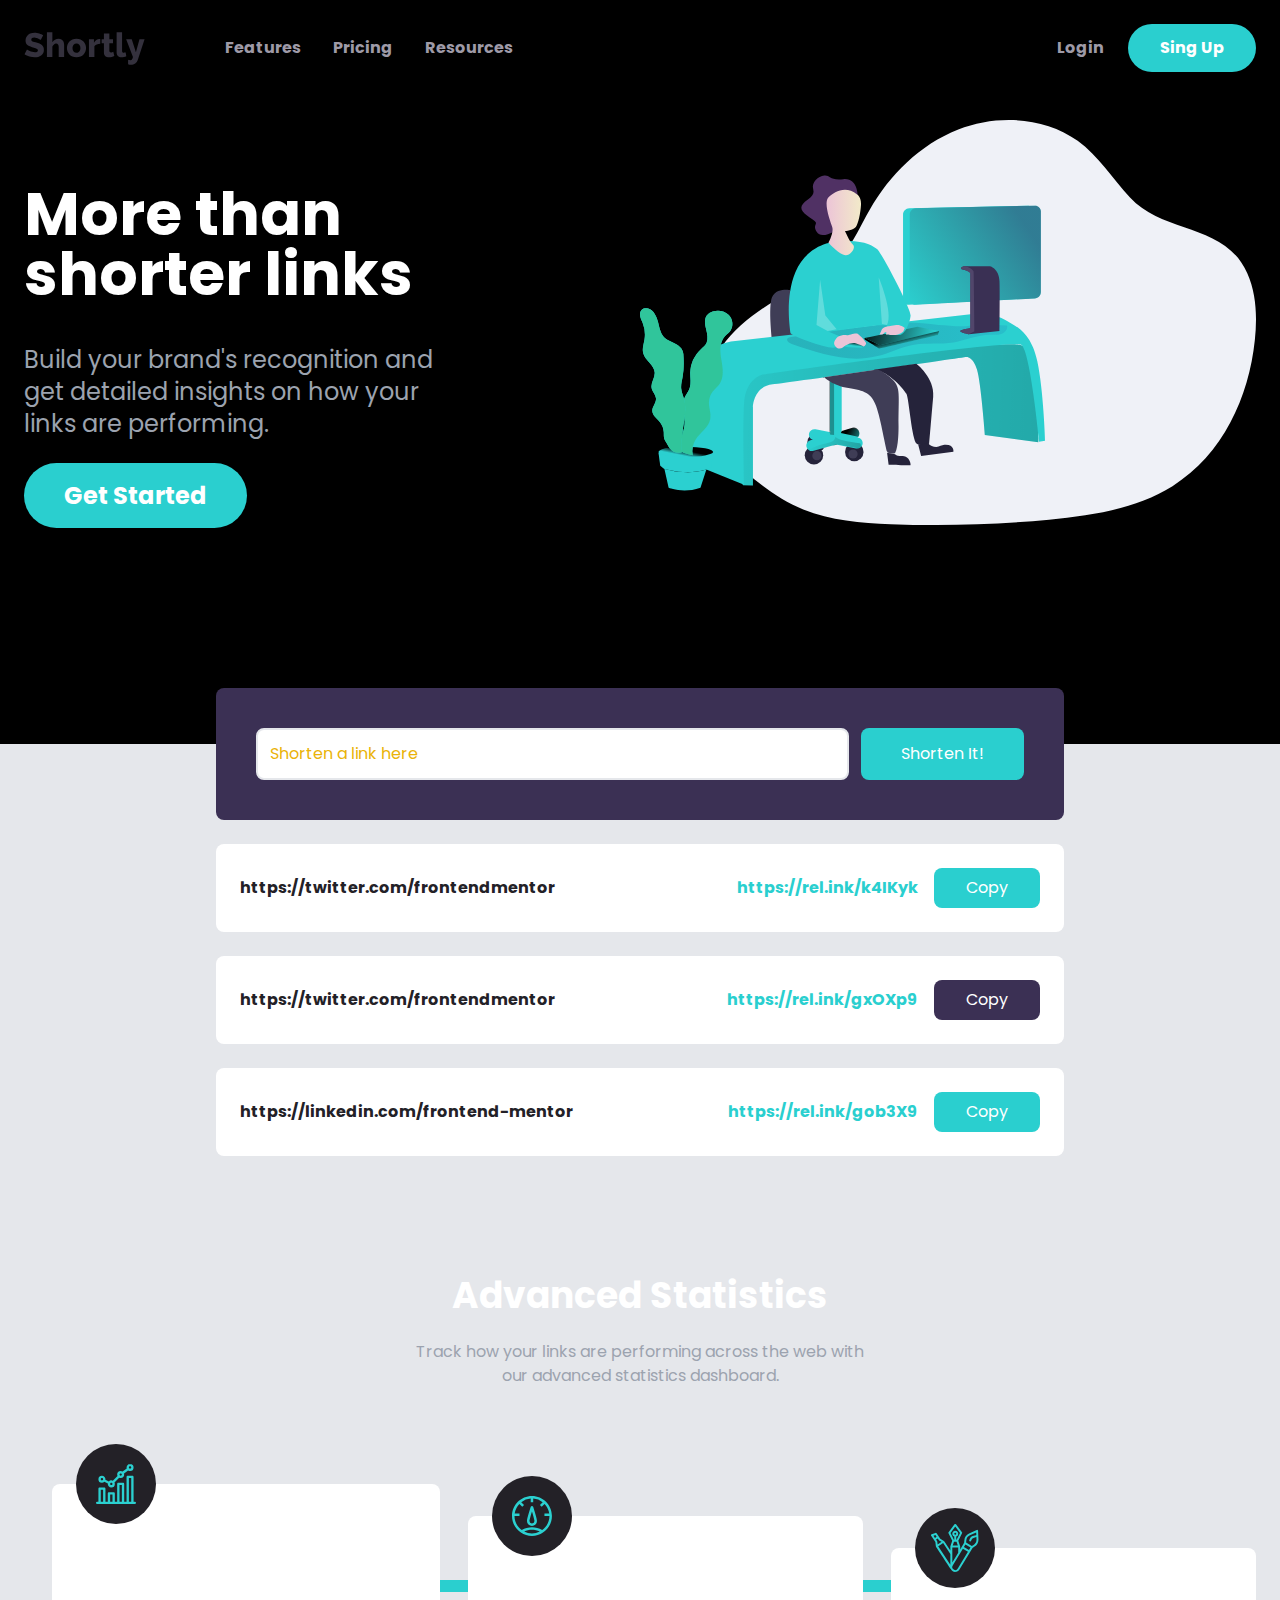
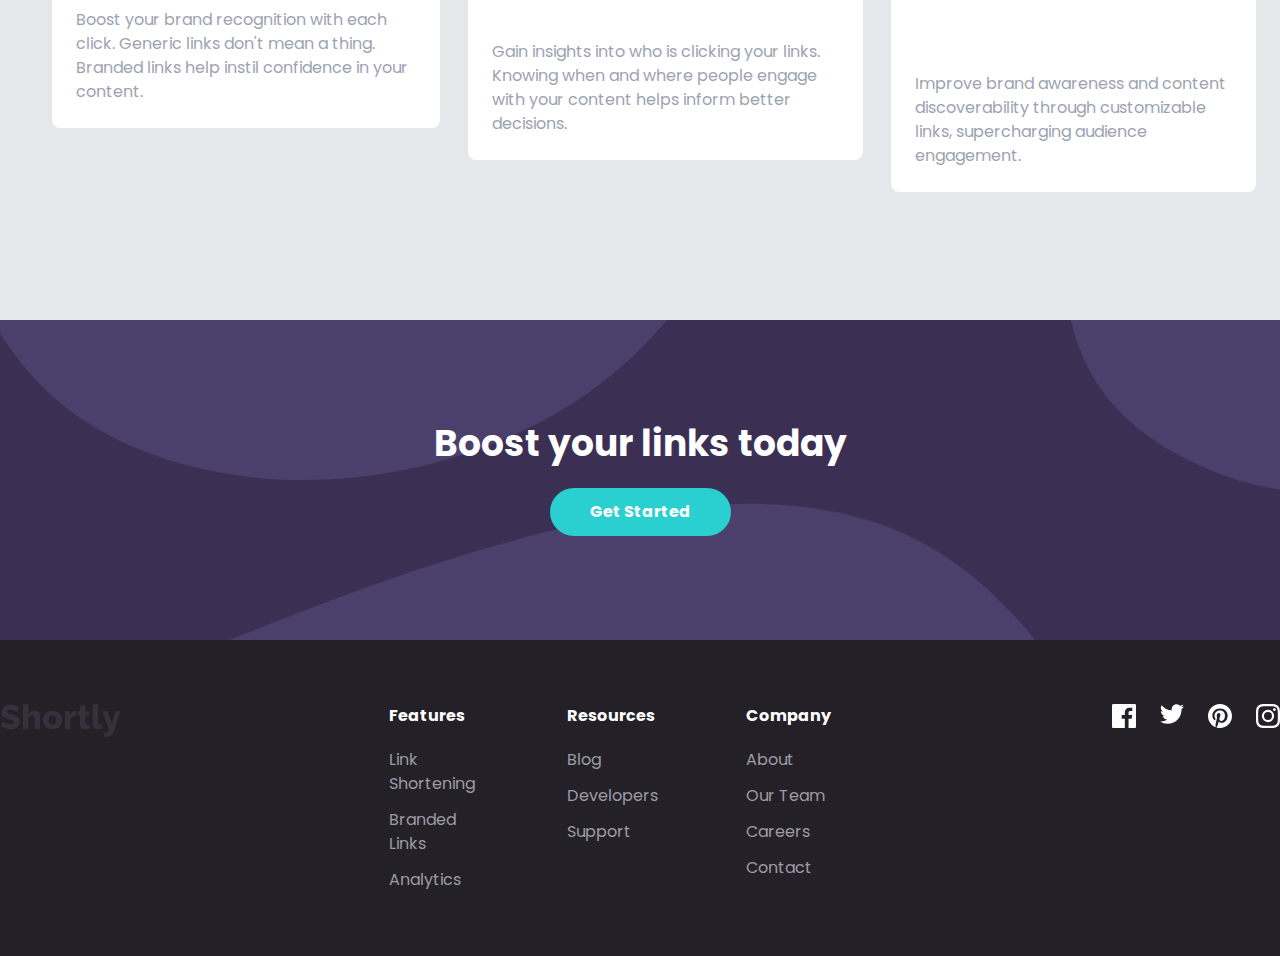
<file: shortly/index.html>
<!DOCTYPE html>
<html lang="en">

<head>
  <meta charset="UTF-8" />
  <meta http-equiv="X-UA-Compatible" content="IE=edge" />
  <meta name="viewport" content="width=device-width, initial-scale=1.0" />
  <!-- icon on the tab is the "shortcut icon": -->
  <link rel="shortcut icon" type="image/png" href="images/favicon-32x32.png" />
  <link rel="preconnect" href="https://fonts.googleapis.com">
  <link rel="preconnect" href="https://fonts.gstatic.com" crossorigin>
  <link href="https://fonts.googleapis.com/css2?family=Poppins:wght@400;500;700&display=swap" rel="stylesheet">

  <link rel="stylesheet" href="css/style.css" />
  <script src="js/script.js" defer></script>

  <title>Shortly</title>
</head>

<body>
  <!-- Navbar Container -->
  <nav class="relative container mx-auto p-6">
    <!-- Flex Container for all items -->
    <div class="flex items-center justify-between">

      <!-- Flex Container for Logo and Menu -->
      <div class="flex items-center space-x-20">

        <!-- Logo -->
        <img src="images/logo.svg" alt="">

        <!-- Left Menu -->
        <div class="hidden space-x-8 font-bold lg:flex">
          <a href="#" class="text-grayishViolet hover:text-veryDarkViolet">Features</a>

          <a href="#" class="text-grayishViolet hover:text-veryDarkViolet">Pricing</a>

          <a href="#" class="text-grayishViolet hover:text-veryDarkViolet">Resources</a>
        </div>
      </div>

      <!-- Right Buttons Menu -->
      <div class="hidden items-center space-x-6 font-bold text-grayishViolet lg:flex">
        <div class="hover:text-veryDarkViolet">
          Login
        </div>
        <a href="#" class="px-8 py-3 font-bold text-white bg-cyan rounded-full hover:opacity-70">Sing Up</a>
      </div>

      <!-- Humburger Menu -->

      <button 
        id="menu-btn" 
        type="button" 
        class="block hamburger lg:hidden focus:outline-none">

        <span class="hamburger-top"></span>
        <span class="hamburger-middle"></span>
        <span class="hamburger-bottom"></span>
      </button>
    </div>
    <!-- Mobile Menu -->
     <div id="menu" 
     class="hidden absolute p-6 rounded-lg left-6 right-6 top-20 z-100 bg-darkViolet">    
      
      <div 
      class="flex flex-col items-center justify-center w-full space-y-6 font-bold text-white rounded-sm">     
        
        <a href="#" class="w-full text-center">Features</a>
        <a href="#" class="w-full text-center">Prices</a>
        <a href="#" class="w-full text-center">Resources</a>
        <a href="#" class="pt-6 border-t border-gray-400 w-full text-center">Login</a>
        <a href="#" class="w-full py-3 text-center rounded-full bg-cyan text-center">Sign Up</a>


      </div>

     </div>

  </nav>
  <!-- Hero Section -->
  <section id="hero">
    <!-- Hero Container -->
    <div class="container flex flex-col-reverse mx-auto p-6 lg:flex-row">
      <!-- Content Container -->
      <div class="flex flex-col space-y-10 mb-44 lg:mt-16 lg:w-1/2 xl:mb-52">
        <h1 class="text-5xl font-bold text-center lg:text-6xl lg:max-w-md lg:text-left">
          More than shorter links
        </h1>
        <p class="text-2xl text-center text-gray-400 lg:max-w-md lg:text-left">
          Build your brand's recognition and get detailed insights on how your links are performing.
        </p>
        <div class="mx-auto lg:mx-0">
          <a href="" class="py-5 px-10 text-2xl text-white font-bold bg-cyan rounded-full lg:py-4 hover:opacity-70">Get
            Started</a>

        </div>

      </div>
      <!-- Image -->
      <div class="mb-24 mx-auto md:w-180 lg:mb-0 lg:w-1/2">
        <img src="images/illustration-working.svg" alt="#">
      </div>
    </div>
  </section>

  <!-- Shorten Section -->
  <section id="shorten" class="relative bg-gray-200">
    <!-- Shorten Container -->
    <div class=" max-w-4xl mx-auto p-6 space-y-6">
      <!-- Form -->
      <form id="link-form"
        class="relative flex flex-col w-full p-10 -mt-20 space-y-4 bg-darkViolet rounded-lg md:flex-row md:space-y-0 md:space-x-3">
        <input type="text" class="flex-1 p-3 border-2 rounded-lg placeholder-yellow-500 focus:outline-none"
          placeholder="Shorten a link here" id="link-input" />
        <button class="px-10 py-3 text-white bg-cyan rounded-lg hover:bg-cyanLight focus:outline-none md:py-2">
          Shorten It!
        </button>

        <!-- Error Message -->
        <div id="err-msg" class="absolute left-7 bottom-3 text-red text-sm italic">

        </div>
      </form>
      <!-- Link 1 -->
      <div class="flex flex-col items-center justify-between w-full p-6 bg-white   rounded-lg md:flex-row">
        <p class="font-bold text-center text-veryDarkViolet md:text-left">
          https://twitter.com/frontendmentor
        </p>

        <div class="flex flex-col items-center justify-end flex-1 space-x-4 space-y-2 md:flex-row md:space-y-0">

          <div class="font-bold text-cyan">
            https://rel.ink/k4IKyk
          </div>

          <button class="p-2 px-8 text-white bg-cyan rounded-lg hover:opacity-70 focus:outline-none">
            Copy
          </button>

        </div>
      </div>

      <!-- Link 2 -->
      <div class="flex flex-col items-center justify-between w-full p-6 bg-white rounded-lg md:flex-row">
        <p class="font-bold text-center text-veryDarkViolet md:text-left">
          https://twitter.com/frontendmentor
        </p>

        <div class="flex flex-col items-center justify-end flex-1 space-x-4 space-y-2 md:flex-row md:space-y-0">

          <div class="font-bold text-cyan">
            https://rel.ink/gxOXp9
          </div>

          <button class="p-2 px-8 text-white bg-darkViolet rounded-lg hover:opacity-70 focus:outline-none">
            Copy
          </button>

        </div>
      </div>

      <!-- Link 3 -->
      <div class="flex flex-col items-center justify-between w-full p-6 bg-white rounded-lg md:flex-row">
        <p class="font-bold text-center text-veryDarkViolet md:text-left">
          https://linkedin.com/frontend-mentor
        </p>

        <div class="flex flex-col items-center justify-end flex-1 space-x-4 space-y-2 md:flex-row md:space-y-0">

          <div class="font-bold text-cyan">
            https://rel.ink/gob3X9
          </div>

          <button class="p-2 px-8 text-white bg-cyan rounded-lg hover:opacity-70 focus:outline-none">
            Copy
          </button>
        </div>
      </div>
    </div>
  </section>

  <section id="stats" class="py-24 bg-gray-200">
    <div class="container mx-auto px-3">
      <h2 class="text-4xl mb-6 font-bold text-center">
        Advanced Statistics
      </h2>
      <p class="max-w-xs mx-auto text-center text-gray-400 md:max-w-md">
        Track how your links are performing across the web with our advanced statistics dashboard.
      </p>
    </div>
  </section>

  <!-- Feature Box Section -->

  <section id="features" class="pb-32 bg-gray-200">
    <div class="relative container flex flex-col items-start px-6 mx-auto md:flex-row md:space-x-7">
      <!-- Horizontal Line -->
      <div class="hidden absolute top-24 w-10/12 left-16 h-3 bg-cyan md:block"></div>

      <!-- Vertical Line -->
      <div class="absolute w-2 left-1/2 h-full -ml-1 bg-cyan md:hidden"></div>


      <!-- Box 1 -->
      <div class="relative flex flex-col p-6 space-y-6 bg-white rounded-lg md:w/3">
        <!-- Image Positioning -->
        <div class="absolute -ml-10 left-1/2 -top-10 md:left-16">
          <!-- Image Container for Background and Center -->
          <div class="flex items-center justify-center w-20 h-20 bg-veryDarkViolet p-4 rounded-full">
            <img src="images/icon-brand-recognition.svg" alt="">
          </div>
        </div>
        <h5 class="pt-6 text-xl font-bold text-center capitalize">
          Brand Recognition
        </h5>
        <p class="text-center text-gray-400 md:text-left">
          Boost your brand recognition with each click. Generic links don't mean a thing. Branded links help instil
          confidence in your content.
        </p>
      </div>

      <!-- Box 2 -->
      <div class="relative flex flex-col mt-24 p-6 space-y-6 bg-white rounded-lg md:mt-8 md:w/3">
        <!-- Image Positioning -->
        <div class="absolute -ml-10 left-1/2 -top-10 md:left-16">
          <!-- Image Container for Background and Center -->
          <div class="flex items-center justify-center w-20 h-20 bg-veryDarkViolet p-4 rounded-full">
            <img src="images/icon-detailed-records.svg" alt="">
          </div>
        </div>
        <h5 class="pt-6 text-xl font-bold text-center capitalize">
          Detailed Records
        </h5>
        <p class="text-center text-gray-400 md:text-left">
          Gain insights into who is clicking your links. Knowing when and where people engage with your content helps
          inform better decisions.
        </p>
      </div>


      <!-- Box 3 -->
      <div class="relative flex flex-col p-6 mt-24 space-y-6 bg-white rounded-lg md:mt-16 md:w/3">
        <!-- Image Positioning -->
        <div class="absolute -ml-10 left-1/2 -top-10 md:left-16">
          <!-- Image Container for Background and Center -->
          <div class="flex items-center justify-center w-20 h-20 bg-veryDarkViolet p-4 rounded-full">
            <img src="images/icon-fully-customizable.svg" alt="">
          </div>
        </div>
        <h5 class="pt-6 text-xl font-bold text-center capitalize">
          Fully Customizable
        </h5>
        <p class="text-center text-gray-400 md:text-left">
          Improve brand awareness and content discoverability through customizable links, supercharging audience
          engagement.
        </p>
      </div>
    </div>
  </section>

  <!-- CTA Section -->
  <section id="cta" class="py-24 bg-darkViolet">
    <div class="flex flex-col p-2 space-y-6">
      <h5 class="mx-auto space-y-10 text-4xl font-bold text-center text-white">
        Boost your links today
      </h5>
      <button
        class="px-10 py-5 mx-auto text-2xl font-bold text-white bg-cyan rounded-full hover:bg-cyanLight md:text-base md:py-3 focus:outline-none">
        Get Started
      </button>
    </div>
  </section>

  <footer class="py-16 bg-veryDarkViolet">
    <div
      class="container flex flex-col items-center justify-between mx-auto space-y-16 md:flex-row md:space-y-0 md:items-start">
      <!-- Logo -->
      <img src="images/logo.svg" alt="">

      <!-- Menu Container -->
      <div class="bg-red-200 flex flex-col space-y-16 md:space-x-20 md:flex-row md:space-y-0">
        <!-- Menu 1 -->
        <div class="flex flex-col items-center w-full md:items-start">
          <div class="mb-5 font-bold text-white capitalize">
            Features
          </div>
          <div class="flex flex-col items-center space-y-3 md:items-start">
            <a href="#" class="capitalize text-grayishViolet hover:text-cyan">
              Link Shortening
            </a>
            <a href="#" class="capitalize text-grayishViolet hover:text-cyan">
              Branded Links
            </a>
            <a href="#" class="capitalize text-grayishViolet hover:text-cyan">
              Analytics
            </a>
          </div>

        </div>

        <!-- Menu 2 -->
        <div class="flex flex-col items-center w-full md:items-start">
          <div class="mb-5 font-bold text-white capitalize">
            Resources
          </div>
          <div class="flex flex-col items-center space-y-3 md:items-start">
            <a href="#" class="capitalize text-grayishViolet hover:text-cyan">
              Blog
            </a>
            <a href="#" class="capitalize text-grayishViolet hover:text-cyan">
              Developers
            </a>
            <a href="#" class="capitalize text-grayishViolet hover:text-cyan">
              Support
            </a>
          </div>

        </div>

        <!-- Menu 3 -->
        <div class="flex flex-col items-center w-full md:items-start">
          <div class="mb-5 font-bold text-white capitalize">
            Company
          </div>
          <div class="flex flex-col items-center space-y-3 md:items-start">
            <a href="#" class="capitalize text-grayishViolet hover:text-cyan">
              About
            </a>
            <a href="#" class="capitalize text-grayishViolet hover:text-cyan">
              Our team
            </a>
            <a href="#" class="capitalize text-grayishViolet hover:text-cyan">
              Careers
            </a>
            <a href="#" class="capitalize text-grayishViolet hover:text-cyan">
              contact
            </a>
          </div>
        </div>
      </div>

      <!-- Social Container -->
      <div class="flex space-x-6">
        <a href="#">
          <img src="images/icon-facebook.svg" alt="" class="ficon">
        </a>
        <a href="#">
          <img src="images/icon-twitter.svg" alt="" class="ficon">
        </a>
        <a href="#">
          <img src="images/icon-pinterest.svg" alt="" class="ficon">
        </a>
        <a href="#">
          <img src="images/icon-instagram.svg" alt="" class="ficon">
        </a>
      </div>

    </div>

  </footer>



</body>

</html>
</file>
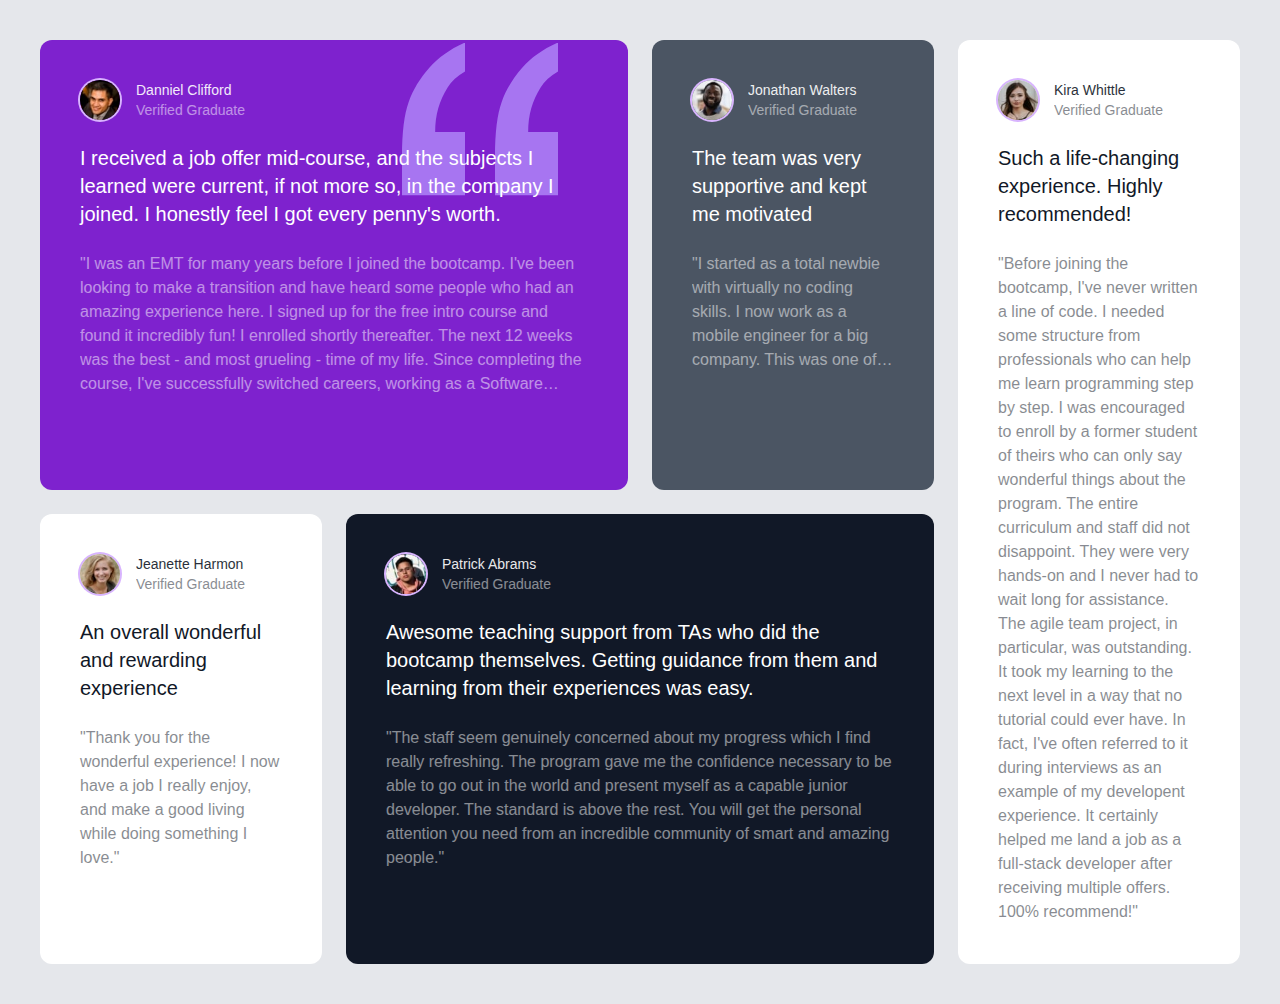
<file: testimonial-grid/index.html>
<!DOCTYPE html>
<html lang="en">

<head>
  <meta charset="UTF-8" />
  <meta http-equiv="X-UA-Compatible" content="IE=edge" />
  <meta name="viewport" content="width=device-width, initial-scale=1.0" />

  <link rel="preconnect" href="https://fonts.googleapis.com">
  <link rel="preconnect" href="https://fonts.gstatic.com" crossorigin>
  <link href="https://fonts.googleapis.com/css2?family=Barlow+Semi+Condensed:wght@400;500;600&display=swap"
    rel="stylesheet">


  <link rel="stylesheet" href="css/style.css" />


  <title>Testimonial Grid</title>
</head>

<body class="bg-gray-200">
  <!-- Global Container -->
  <div class="container mx-auto max-w-7xl p-2 md:p-10">
    <!-- Grid Container -->
    <div class="grid gap-6 grid-cols-1 text-white md:grid-cols-4 md:grid-rows-2">

      <!-- Box 1 -->
      <div class="relative p-10 rounded-xl bg-purple-700 md:col-span-2">
        <!-- Quotes Image -->
        <img src="images/bg-pattern-quotation.svg" alt=""
          class="absolute top-3 right-10 scale-125 md:top-7 md:right-24 md:scale-150">
        <!-- Box Header -->
        <div class="flex z-10 space-x-4">
          <img src="images/image-daniel.jpg" alt="" class="w-10 h-10 rounded-full ring-2 ring-purple-300">

          <div class="text-sm">
            <h4 class="opacity-90">Danniel Clifford</h4>
            <p class="opacity-50">Verified Graduate</p>
          </div>
        </div>

        <!-- Large Text -->
        <p class="relative z-10 mt-6 text-xl">
          I received a job offer mid-course, and the subjects I learned were current, if not more so, in the company I
          joined. I honestly feel I got every penny's worth.
        </p>
        <!-- Small Text -->
        <p class="mt-6 opacity-50 line-clamp-6">
          "I was an EMT for many years before I joined the bootcamp. I've been looking to make a transition and have
          heard some people who had an amazing experience here. I signed up for the free intro course and found it
          incredibly fun! I enrolled shortly thereafter. The next 12 weeks was the best - and most grueling - time of my
          life. Since completing the course, I've successfully switched careers, working as a Software Engineer at a VR
          startup. Lorem ipsum dolor sit amet consectetur adipisicing elit. Iure ad quaerat sunt adipisci, deleniti, ipsum quisquam, necessitatibus sapiente nam amet molestias quam officiis. Eveniet, nostrum similique ratione illum, facere consequuntur iusto quam, iure dicta est aspernatur reiciendis? Temporibus velit provident quis in aut consequatur! Laboriosam corporis tenetur a numquam ea.
        </p>
      </div>

      <!-- Box 2 -->
      <div class="p-10 rounded-xl bg-gray-600">

        <!-- Box Header -->
        <div class="flex space-x-4">
          <img src="images/image-jonathan.jpg" alt="" class="w-10 h-10 rounded-full ring-2 ring-purple-300">

          <div class="text-sm">
            <h4 class="opacity-90">Jonathan Walters</h4>
            <p class="opacity-50">Verified Graduate</p>
          </div>
        </div>

        <!-- Large Text -->
        <p class="mt-6 text-xl">
          The team was very supportive and kept me motivated
        </p>
        <!-- Small Text -->
        <p class="mt-6 opacity-50 line-clamp-5">
          "I started as a total newbie with virtually no coding skills. I now work as a mobile engineer for a big
          company. This was one of the best investments I've made in myself. Lorem ipsum dolor sit amet consectetur
          adipisicing elit. Atque ipsam veritatis natus illum ullam ab, nesciunt rerum nobis, quibusdam ad voluptatum
          rem necessitatibus facere nihil deleniti assumenda vel velit. Lorem ipsum dolor sit amet consectetur, adipisicing elit. Placeat voluptatem omnis id unde dignissimos sit nulla minima cumque minus natus reprehenderit autem, esse, quaerat aut modi quisquam. Aperiam, iusto fugiat pariatur adipisci ipsa voluptatem reprehenderit sapiente assumenda aut similique ea ipsum impedit officia ad est cumque architecto voluptate doloremque neque.
        </p>
      </div>

      <!-- Box 3 -->
      <div class="hidden p-10 rounded-xl text-gray-900 bg-white md:block md:row-span-2">

        <!-- Box Header -->
        <div class="flex space-x-4">
          <img src="images/image-kira.jpg" alt="" class="w-10 h-10 rounded-full ring-2 ring-purple-300">

          <div class="text-sm">
            <h4 class="opacity-90">Kira Whittle</h4>
            <p class="opacity-50">Verified Graduate</p>
          </div>
        </div>

        <!-- Large Text -->
        <p class="mt-6 text-xl">
          Such a life-changing experience. Highly recommended!
        </p>
        <!-- Small Text -->
        <p class="mt-6 opacity-50">
          "Before joining the bootcamp, I've never written a line of code. I needed some structure from professionals who can help me learn programming step by step. I was encouraged to enroll by a former student of theirs who can only say wonderful things about the program. The entire curriculum and staff did not disappoint. They were very hands-on and I never had to wait long for assistance. The agile team project, in particular, was outstanding. It took my learning to the next level in a way that no tutorial could ever have. In fact, I've often referred to it during interviews as an example of my developent experience. It certainly helped me land a job as a full-stack developer after receiving multiple offers. 100% recommend!"
        </p>
      </div>

      <!-- Box 4 -->
      <div class="p-10 rounded-xl text-gray-900 bg-white">

        <!-- Box Header -->
        <div class="flex space-x-4">
          <img src="images/image-jeanette.jpg" alt="" class="w-10 h-10 rounded-full ring-2 ring-purple-300">

          <div class="text-sm">
            <h4 class="opacity-90">Jeanette Harmon</h4>
            <p class="opacity-50">Verified Graduate</p>
          </div>
        </div>

        <!-- Large Text -->
        <p class="mt-6 text-xl">
          An overall wonderful and rewarding experience
        </p>
        <!-- Small Text -->
        <p class="mt-6 opacity-50">
          "Thank you for the wonderful experience! I now have a job I really enjoy, and make a good living while doing something I love."
        </p>
      </div>

      <!-- Box 5 -->
      <div class="p-10 rounded-xl bg-gray-900 md:col-span-2">

        <!-- Box Header -->
        <div class="flex space-x-4">
          <img src="images/image-patrick.jpg" alt="" class="w-10 h-10 rounded-full ring-2 ring-purple-300">

          <div class="text-sm">
            <h4 class="opacity-90">Patrick Abrams</h4>
            <p class="opacity-50">Verified Graduate</p>
          </div>
        </div>

        <!-- Large Text -->
        <p class="mt-6 text-xl">
          Awesome teaching support from TAs who did the bootcamp themselves. Getting guidance from them and learning from their experiences was easy.
        </p>
        <!-- Small Text -->
        <p class="mt-6 opacity-50">
          "The staff seem genuinely concerned about my progress which I find really refreshing. The program gave me the confidence necessary to be able to go out in the world and present myself as a capable junior developer. The standard is above the rest. You will get the personal attention you need from an incredible community of smart and amazing people."
        </p>
      </div>

      <!-- Box 6 -->
      <div class="p-10 rounded-xl text-gray-900 bg-white md:hidden">

        <!-- Box Header -->
        <div class="flex space-x-4">
          <img src="images/image-kira.jpg" alt="" class="w-10 h-10 rounded-full ring-2 ring-purple-300">

          <div class="text-sm">
            <h4 class="opacity-90">Kira Whittle</h4>
            <p class="opacity-50">Verified Graduate</p>
          </div>
        </div>

        <!-- Large Text -->
        <p class="mt-6 text-xl">
          Such a life-changing experience. Highly recommended!
        </p>
        <!-- Small Text -->
        <p class="mt-6 opacity-50">
          "Before joining the bootcamp, I've never written a line of code. I needed some structure from professionals who can help me learn programming step by step. I was encouraged to enroll by a former student of theirs who can only say wonderful things about the program. The entire curriculum and staff did not disappoint. They were very hands-on and I never had to wait long for assistance. The agile team project, in particular, was outstanding. It took my learning to the next level in a way that no tutorial could ever have. In fact, I've often referred to it during interviews as an example of my developent experience. It certainly helped me land a job as a full-stack developer after receiving multiple offers. 100% recommend!"
        </p>
      </div>




    </div>

  </div>


</body>

</html>
</file>
<file: bookmark/css/style.css>
/*
! tailwindcss v3.0.24 | MIT License | https://tailwindcss.com
*/

/*
1. Prevent padding and border from affecting element width. (https://github.com/mozdevs/cssremedy/issues/4)
2. Allow adding a border to an element by just adding a border-width. (https://github.com/tailwindcss/tailwindcss/pull/116)
*/

*,
::before,
::after {
  box-sizing: border-box;
  /* 1 */
  border-width: 0;
  /* 2 */
  border-style: solid;
  /* 2 */
  border-color: #e5e7eb;
  /* 2 */
}

::before,
::after {
  --tw-content: '';
}

/*
1. Use a consistent sensible line-height in all browsers.
2. Prevent adjustments of font size after orientation changes in iOS.
3. Use a more readable tab size.
4. Use the user's configured `sans` font-family by default.
*/

html {
  line-height: 1.5;
  /* 1 */
  -webkit-text-size-adjust: 100%;
  /* 2 */
  -moz-tab-size: 4;
  /* 3 */
  -o-tab-size: 4;
     tab-size: 4;
  /* 3 */
  font-family: Rubik, sans-serif;
  /* 4 */
}

/*
1. Remove the margin in all browsers.
2. Inherit line-height from `html` so users can set them as a class directly on the `html` element.
*/

body {
  margin: 0;
  /* 1 */
  line-height: inherit;
  /* 2 */
}

/*
1. Add the correct height in Firefox.
2. Correct the inheritance of border color in Firefox. (https://bugzilla.mozilla.org/show_bug.cgi?id=190655)
3. Ensure horizontal rules are visible by default.
*/

hr {
  height: 0;
  /* 1 */
  color: inherit;
  /* 2 */
  border-top-width: 1px;
  /* 3 */
}

/*
Add the correct text decoration in Chrome, Edge, and Safari.
*/

abbr:where([title]) {
  -webkit-text-decoration: underline dotted;
          text-decoration: underline dotted;
}

/*
Remove the default font size and weight for headings.
*/

h1,
h2,
h3,
h4,
h5,
h6 {
  font-size: inherit;
  font-weight: inherit;
}

/*
Reset links to optimize for opt-in styling instead of opt-out.
*/

a {
  color: inherit;
  text-decoration: inherit;
}

/*
Add the correct font weight in Edge and Safari.
*/

b,
strong {
  font-weight: bolder;
}

/*
1. Use the user's configured `mono` font family by default.
2. Correct the odd `em` font sizing in all browsers.
*/

code,
kbd,
samp,
pre {
  font-family: ui-monospace, SFMono-Regular, Menlo, Monaco, Consolas, "Liberation Mono", "Courier New", monospace;
  /* 1 */
  font-size: 1em;
  /* 2 */
}

/*
Add the correct font size in all browsers.
*/

small {
  font-size: 80%;
}

/*
Prevent `sub` and `sup` elements from affecting the line height in all browsers.
*/

sub,
sup {
  font-size: 75%;
  line-height: 0;
  position: relative;
  vertical-align: baseline;
}

sub {
  bottom: -0.25em;
}

sup {
  top: -0.5em;
}

/*
1. Remove text indentation from table contents in Chrome and Safari. (https://bugs.chromium.org/p/chromium/issues/detail?id=999088, https://bugs.webkit.org/show_bug.cgi?id=201297)
2. Correct table border color inheritance in all Chrome and Safari. (https://bugs.chromium.org/p/chromium/issues/detail?id=935729, https://bugs.webkit.org/show_bug.cgi?id=195016)
3. Remove gaps between table borders by default.
*/

table {
  text-indent: 0;
  /* 1 */
  border-color: inherit;
  /* 2 */
  border-collapse: collapse;
  /* 3 */
}

/*
1. Change the font styles in all browsers.
2. Remove the margin in Firefox and Safari.
3. Remove default padding in all browsers.
*/

button,
input,
optgroup,
select,
textarea {
  font-family: inherit;
  /* 1 */
  font-size: 100%;
  /* 1 */
  line-height: inherit;
  /* 1 */
  color: inherit;
  /* 1 */
  margin: 0;
  /* 2 */
  padding: 0;
  /* 3 */
}

/*
Remove the inheritance of text transform in Edge and Firefox.
*/

button,
select {
  text-transform: none;
}

/*
1. Correct the inability to style clickable types in iOS and Safari.
2. Remove default button styles.
*/

button,
[type='button'],
[type='reset'],
[type='submit'] {
  -webkit-appearance: button;
  /* 1 */
  background-color: transparent;
  /* 2 */
  background-image: none;
  /* 2 */
}

/*
Use the modern Firefox focus style for all focusable elements.
*/

:-moz-focusring {
  outline: auto;
}

/*
Remove the additional `:invalid` styles in Firefox. (https://github.com/mozilla/gecko-dev/blob/2f9eacd9d3d995c937b4251a5557d95d494c9be1/layout/style/res/forms.css#L728-L737)
*/

:-moz-ui-invalid {
  box-shadow: none;
}

/*
Add the correct vertical alignment in Chrome and Firefox.
*/

progress {
  vertical-align: baseline;
}

/*
Correct the cursor style of increment and decrement buttons in Safari.
*/

::-webkit-inner-spin-button,
::-webkit-outer-spin-button {
  height: auto;
}

/*
1. Correct the odd appearance in Chrome and Safari.
2. Correct the outline style in Safari.
*/

[type='search'] {
  -webkit-appearance: textfield;
  /* 1 */
  outline-offset: -2px;
  /* 2 */
}

/*
Remove the inner padding in Chrome and Safari on macOS.
*/

::-webkit-search-decoration {
  -webkit-appearance: none;
}

/*
1. Correct the inability to style clickable types in iOS and Safari.
2. Change font properties to `inherit` in Safari.
*/

::-webkit-file-upload-button {
  -webkit-appearance: button;
  /* 1 */
  font: inherit;
  /* 2 */
}

/*
Add the correct display in Chrome and Safari.
*/

summary {
  display: list-item;
}

/*
Removes the default spacing and border for appropriate elements.
*/

blockquote,
dl,
dd,
h1,
h2,
h3,
h4,
h5,
h6,
hr,
figure,
p,
pre {
  margin: 0;
}

fieldset {
  margin: 0;
  padding: 0;
}

legend {
  padding: 0;
}

ol,
ul,
menu {
  list-style: none;
  margin: 0;
  padding: 0;
}

/*
Prevent resizing textareas horizontally by default.
*/

textarea {
  resize: vertical;
}

/*
1. Reset the default placeholder opacity in Firefox. (https://github.com/tailwindlabs/tailwindcss/issues/3300)
2. Set the default placeholder color to the user's configured gray 400 color.
*/

input::-moz-placeholder, textarea::-moz-placeholder {
  opacity: 1;
  /* 1 */
  color: #9ca3af;
  /* 2 */
}

input:-ms-input-placeholder, textarea:-ms-input-placeholder {
  opacity: 1;
  /* 1 */
  color: #9ca3af;
  /* 2 */
}

input::placeholder,
textarea::placeholder {
  opacity: 1;
  /* 1 */
  color: #9ca3af;
  /* 2 */
}

/*
Set the default cursor for buttons.
*/

button,
[role="button"] {
  cursor: pointer;
}

/*
Make sure disabled buttons don't get the pointer cursor.
*/

:disabled {
  cursor: default;
}

/*
1. Make replaced elements `display: block` by default. (https://github.com/mozdevs/cssremedy/issues/14)
2. Add `vertical-align: middle` to align replaced elements more sensibly by default. (https://github.com/jensimmons/cssremedy/issues/14#issuecomment-634934210)
   This can trigger a poorly considered lint error in some tools but is included by design.
*/

img,
svg,
video,
canvas,
audio,
iframe,
embed,
object {
  display: block;
  /* 1 */
  vertical-align: middle;
  /* 2 */
}

/*
Constrain images and videos to the parent width and preserve their intrinsic aspect ratio. (https://github.com/mozdevs/cssremedy/issues/14)
*/

img,
video {
  max-width: 100%;
  height: auto;
}

/*
Ensure the default browser behavior of the `hidden` attribute.
*/

[hidden] {
  display: none;
}

*, ::before, ::after {
  --tw-translate-x: 0;
  --tw-translate-y: 0;
  --tw-rotate: 0;
  --tw-skew-x: 0;
  --tw-skew-y: 0;
  --tw-scale-x: 1;
  --tw-scale-y: 1;
  --tw-pan-x:  ;
  --tw-pan-y:  ;
  --tw-pinch-zoom:  ;
  --tw-scroll-snap-strictness: proximity;
  --tw-ordinal:  ;
  --tw-slashed-zero:  ;
  --tw-numeric-figure:  ;
  --tw-numeric-spacing:  ;
  --tw-numeric-fraction:  ;
  --tw-ring-inset:  ;
  --tw-ring-offset-width: 0px;
  --tw-ring-offset-color: #fff;
  --tw-ring-color: rgb(59 130 246 / 0.5);
  --tw-ring-offset-shadow: 0 0 #0000;
  --tw-ring-shadow: 0 0 #0000;
  --tw-shadow: 0 0 #0000;
  --tw-shadow-colored: 0 0 #0000;
  --tw-blur:  ;
  --tw-brightness:  ;
  --tw-contrast:  ;
  --tw-grayscale:  ;
  --tw-hue-rotate:  ;
  --tw-invert:  ;
  --tw-saturate:  ;
  --tw-sepia:  ;
  --tw-drop-shadow:  ;
  --tw-backdrop-blur:  ;
  --tw-backdrop-brightness:  ;
  --tw-backdrop-contrast:  ;
  --tw-backdrop-grayscale:  ;
  --tw-backdrop-hue-rotate:  ;
  --tw-backdrop-invert:  ;
  --tw-backdrop-opacity:  ;
  --tw-backdrop-saturate:  ;
  --tw-backdrop-sepia:  ;
}

.container {
  width: 100%;
}

@media (min-width: 480px) {
  .container {
    max-width: 480px;
  }
}

@media (min-width: 768px) {
  .container {
    max-width: 768px;
  }
}

@media (min-width: 1020px) {
  .container {
    max-width: 1020px;
  }
}

@media (min-width: 1440px) {
  .container {
    max-width: 1440px;
  }
}

.fixed {
  position: fixed;
}

.relative {
  position: relative;
}

.inset-0 {
  top: 0px;
  right: 0px;
  bottom: 0px;
  left: 0px;
}

.z-30 {
  z-index: 30;
}

.z-20 {
  z-index: 20;
}

.z-10 {
  z-index: 10;
}

.m-8 {
  margin: 2rem;
}

.mx-auto {
  margin-left: auto;
  margin-right: auto;
}

.my-6 {
  margin-top: 1.5rem;
  margin-bottom: 1.5rem;
}

.mt-16 {
  margin-top: 4rem;
}

.mb-6 {
  margin-bottom: 1.5rem;
}

.mb-32 {
  margin-bottom: 8rem;
}

.mt-12 {
  margin-top: 3rem;
}

.mt-32 {
  margin-top: 8rem;
}

.mt-4 {
  margin-top: 1rem;
}

.mt-14 {
  margin-top: 3.5rem;
}

.mb-4 {
  margin-bottom: 1rem;
}

.mb-1 {
  margin-bottom: 0.25rem;
}

.block {
  display: block;
}

.flex {
  display: flex;
}

.inline-flex {
  display: inline-flex;
}

.hidden {
  display: none;
}

.h-full {
  height: 100%;
}

.h-6 {
  height: 1.5rem;
}

.max-h-0 {
  max-height: 0px;
}

.w-full {
  width: 100%;
}

.max-w-md {
  max-width: 28rem;
}

.max-w-xl {
  max-width: 36rem;
}

.max-w-lg {
  max-width: 32rem;
}

.max-w-5xl {
  max-width: 64rem;
}

.max-w-2xl {
  max-width: 42rem;
}

.flex-1 {
  flex: 1 1 0%;
}

.transform {
  transform: translate(var(--tw-translate-x), var(--tw-translate-y)) rotate(var(--tw-rotate)) skewX(var(--tw-skew-x)) skewY(var(--tw-skew-y)) scaleX(var(--tw-scale-x)) scaleY(var(--tw-scale-y));
}

.cursor-pointer {
  cursor: pointer;
}

.flex-col {
  flex-direction: column;
}

.flex-col-reverse {
  flex-direction: column-reverse;
}

.items-start {
  align-items: flex-start;
}

.items-center {
  align-items: center;
}

.justify-center {
  justify-content: center;
}

.justify-between {
  justify-content: space-between;
}

.space-x-20 > :not([hidden]) ~ :not([hidden]) {
  --tw-space-x-reverse: 0;
  margin-right: calc(5rem * var(--tw-space-x-reverse));
  margin-left: calc(5rem * calc(1 - var(--tw-space-x-reverse)));
}

.space-x-10 > :not([hidden]) ~ :not([hidden]) {
  --tw-space-x-reverse: 0;
  margin-right: calc(2.5rem * var(--tw-space-x-reverse));
  margin-left: calc(2.5rem * calc(1 - var(--tw-space-x-reverse)));
}

.space-y-10 > :not([hidden]) ~ :not([hidden]) {
  --tw-space-y-reverse: 0;
  margin-top: calc(2.5rem * calc(1 - var(--tw-space-y-reverse)));
  margin-bottom: calc(2.5rem * var(--tw-space-y-reverse));
}

.space-x-4 > :not([hidden]) ~ :not([hidden]) {
  --tw-space-x-reverse: 0;
  margin-right: calc(1rem * var(--tw-space-x-reverse));
  margin-left: calc(1rem * calc(1 - var(--tw-space-x-reverse)));
}

.space-y-8 > :not([hidden]) ~ :not([hidden]) {
  --tw-space-y-reverse: 0;
  margin-top: calc(2rem * calc(1 - var(--tw-space-y-reverse)));
  margin-bottom: calc(2rem * var(--tw-space-y-reverse));
}

.space-y-4 > :not([hidden]) ~ :not([hidden]) {
  --tw-space-y-reverse: 0;
  margin-top: calc(1rem * calc(1 - var(--tw-space-y-reverse)));
  margin-bottom: calc(1rem * var(--tw-space-y-reverse));
}

.space-y-6 > :not([hidden]) ~ :not([hidden]) {
  --tw-space-y-reverse: 0;
  margin-top: calc(1.5rem * calc(1 - var(--tw-space-y-reverse)));
  margin-bottom: calc(1.5rem * var(--tw-space-y-reverse));
}

.space-y-16 > :not([hidden]) ~ :not([hidden]) {
  --tw-space-y-reverse: 0;
  margin-top: calc(4rem * calc(1 - var(--tw-space-y-reverse)));
  margin-bottom: calc(4rem * var(--tw-space-y-reverse));
}

.divide-y > :not([hidden]) ~ :not([hidden]) {
  --tw-divide-y-reverse: 0;
  border-top-width: calc(1px * calc(1 - var(--tw-divide-y-reverse)));
  border-bottom-width: calc(1px * var(--tw-divide-y-reverse));
}

.divide-gray-500 > :not([hidden]) ~ :not([hidden]) {
  --tw-divide-opacity: 1;
  border-color: rgb(107 114 128 / var(--tw-divide-opacity));
}

.self-end {
  align-self: flex-end;
}

.overflow-hidden {
  overflow: hidden;
}

.overflow-x-hidden {
  overflow-x: hidden;
}

.scroll-smooth {
  scroll-behavior: smooth;
}

.rounded-lg {
  border-radius: 0.5rem;
}

.rounded {
  border-radius: 0.25rem;
}

.border-2 {
  border-width: 2px;
}

.border-b {
  border-bottom-width: 1px;
}

.border-b-4 {
  border-bottom-width: 4px;
}

.border-softRed {
  --tw-border-opacity: 1;
  border-color: hsl(0 94% 66% / var(--tw-border-opacity));
}

.border-softBlue {
  --tw-border-opacity: 1;
  border-color: hsl(231 69% 60% / var(--tw-border-opacity));
}

.border-gray-300 {
  --tw-border-opacity: 1;
  border-color: rgb(209 213 219 / var(--tw-border-opacity));
}

.border-white {
  --tw-border-opacity: 1;
  border-color: rgb(255 255 255 / var(--tw-border-opacity));
}

.bg-softRed {
  --tw-bg-opacity: 1;
  background-color: hsl(0 94% 66% / var(--tw-bg-opacity));
}

.bg-veryDarkBlue {
  --tw-bg-opacity: 1;
  background-color: hsl(229 31% 21% / var(--tw-bg-opacity));
}

.bg-softBlue {
  --tw-bg-opacity: 1;
  background-color: hsl(231 69% 60% / var(--tw-bg-opacity));
}

.bg-gray-300 {
  --tw-bg-opacity: 1;
  background-color: rgb(209 213 219 / var(--tw-bg-opacity));
}

.bg-dots {
  background-image: url(../images/bg-dots.svg);
}

.bg-repeat-x {
  background-repeat: repeat-x;
}

.p-6 {
  padding: 1.5rem;
}

.p-4 {
  padding: 1rem;
}

.px-8 {
  padding-left: 2rem;
  padding-right: 2rem;
}

.py-2 {
  padding-top: 0.5rem;
  padding-bottom: 0.5rem;
}

.px-6 {
  padding-left: 1.5rem;
  padding-right: 1.5rem;
}

.py-1 {
  padding-top: 0.25rem;
  padding-bottom: 0.25rem;
}

.py-3 {
  padding-top: 0.75rem;
  padding-bottom: 0.75rem;
}

.py-5 {
  padding-top: 1.25rem;
  padding-bottom: 1.25rem;
}

.py-32 {
  padding-top: 8rem;
  padding-bottom: 8rem;
}

.py-6 {
  padding-top: 1.5rem;
  padding-bottom: 1.5rem;
}

.py-24 {
  padding-top: 6rem;
  padding-bottom: 6rem;
}

.px-3 {
  padding-left: 0.75rem;
  padding-right: 0.75rem;
}

.py-16 {
  padding-top: 4rem;
  padding-bottom: 4rem;
}

.pt-24 {
  padding-top: 6rem;
}

.pb-4 {
  padding-bottom: 1rem;
}

.pt-6 {
  padding-top: 1.5rem;
}

.pt-3 {
  padding-top: 0.75rem;
}

.pb-2 {
  padding-bottom: 0.5rem;
}

.text-center {
  text-align: center;
}

.text-justify {
  text-align: justify;
}

.text-3xl {
  font-size: 1.875rem;
  line-height: 2.25rem;
}

.text-lg {
  font-size: 1.125rem;
  line-height: 1.75rem;
}

.text-sm {
  font-size: 0.875rem;
  line-height: 1.25rem;
}

.text-4xl {
  font-size: 2.25rem;
  line-height: 2.5rem;
}

.text-xl {
  font-size: 1.25rem;
  line-height: 1.75rem;
}

.text-base {
  font-size: 1rem;
  line-height: 1.5rem;
}

.font-semibold {
  font-weight: 600;
}

.font-bold {
  font-weight: 700;
}

.font-light {
  font-weight: 300;
}

.uppercase {
  text-transform: uppercase;
}

.capitalize {
  text-transform: capitalize;
}

.tracking-widest {
  letter-spacing: 0.1em;
}

.text-grayishBlue {
  --tw-text-opacity: 1;
  color: hsl(229 8% 60% / var(--tw-text-opacity));
}

.text-white {
  --tw-text-opacity: 1;
  color: rgb(255 255 255 / var(--tw-text-opacity));
}

.text-gray-400 {
  --tw-text-opacity: 1;
  color: rgb(156 163 175 / var(--tw-text-opacity));
}

.text-black {
  --tw-text-opacity: 1;
  color: rgb(0 0 0 / var(--tw-text-opacity));
}

.text-gray-600 {
  --tw-text-opacity: 1;
  color: rgb(75 85 99 / var(--tw-text-opacity));
}

.text-gray-500 {
  --tw-text-opacity: 1;
  color: rgb(107 114 128 / var(--tw-text-opacity));
}

.opacity-90 {
  opacity: 0.9;
}

.shadow-md {
  --tw-shadow: 0 4px 6px -1px rgb(0 0 0 / 0.1), 0 2px 4px -2px rgb(0 0 0 / 0.1);
  --tw-shadow-colored: 0 4px 6px -1px var(--tw-shadow-color), 0 2px 4px -2px var(--tw-shadow-color);
  box-shadow: var(--tw-ring-offset-shadow, 0 0 #0000), var(--tw-ring-shadow, 0 0 #0000), var(--tw-shadow);
}

.shadow-lg {
  --tw-shadow: 0 10px 15px -3px rgb(0 0 0 / 0.1), 0 4px 6px -4px rgb(0 0 0 / 0.1);
  --tw-shadow-colored: 0 10px 15px -3px var(--tw-shadow-color), 0 4px 6px -4px var(--tw-shadow-color);
  box-shadow: var(--tw-ring-offset-shadow, 0 0 #0000), var(--tw-ring-shadow, 0 0 #0000), var(--tw-shadow);
}

.outline-none {
  outline: 2px solid transparent;
  outline-offset: 2px;
}

.transition {
  transition-property: color, background-color, border-color, fill, stroke, opacity, box-shadow, transform, filter, -webkit-text-decoration-color, -webkit-backdrop-filter;
  transition-property: color, background-color, border-color, text-decoration-color, fill, stroke, opacity, box-shadow, transform, filter, backdrop-filter;
  transition-property: color, background-color, border-color, text-decoration-color, fill, stroke, opacity, box-shadow, transform, filter, backdrop-filter, -webkit-text-decoration-color, -webkit-backdrop-filter;
  transition-timing-function: cubic-bezier(0.4, 0, 0.2, 1);
  transition-duration: 150ms;
}

.duration-200 {
  transition-duration: 200ms;
}

.duration-500 {
  transition-duration: 500ms;
}

@media (min-width: 1020px) {
  .bg-hero {
    width: 2000px;
    height: 300px;
    left: 30%;
    position: absolute;
    top: 13rem;
    border-top-left-radius: 9999px;
    border-bottom-left-radius: 9999px;
    --tw-bg-opacity: 1;
    background-color: hsl(231 69% 60% / var(--tw-bg-opacity))
  }

  .bg-tabs {
    width: 2000px;
    height: 300px;
    right: 60%;
    position: absolute;
    top: 15rem;
    border-top-right-radius: 9999px;
    border-bottom-right-radius: 9999px;
    --tw-bg-opacity: 1;
    background-color: hsl(231 69% 60% / var(--tw-bg-opacity))
  }
}

.ficon:hover {
  filter: invert(53%) sepia(38%) saturate(3303%) hue-rotate(326deg) brightness(101%) contrast(96%)
}

/* HAMBURGER MENU */

.hamburger {
  cursor: pointer;
  width: 24px;
  height: 24px;
  transition: all 0.25s;
  position: relative;
}

.hamburger-top,
  .hamburger-middle,
  .hamburger-bottom {
  content: '';
  position: absolute;
  width: 24px;
  height: 3px;
  top: 0;
  left: 0;
  background: #000;
  transform: rotate(0);
  transition: all 0.5s;
}

.hamburger-middle {
  transform: translateY(7px);
}

.hamburger-bottom {
  transform: translateY(14px);
  background: #000;
}

.open {
  transform: rotate(90deg);
  transform: translateY(0px);
  position: fixed;
  top: 50px;
  right: 25px;
}

.open .hamburger-top {
  transform: rotate(45deg) translateY(6px) translateX(6px);
  background-color: #fff;
}

.open .hamburger-middle {
  display: none;
}

.open .hamburger-bottom {
  transform: rotate(-45deg) translateY(6px) translateX(-6px);
  background-color: #fff;
}

.hover\:border-2:hover {
  border-width: 2px;
}

.hover\:border-softBlue:hover {
  --tw-border-opacity: 1;
  border-color: hsl(231 69% 60% / var(--tw-border-opacity));
}

.hover\:bg-white:hover {
  --tw-bg-opacity: 1;
  background-color: rgb(255 255 255 / var(--tw-bg-opacity));
}

.hover\:text-softRed:hover {
  --tw-text-opacity: 1;
  color: hsl(0 94% 66% / var(--tw-text-opacity));
}

.hover\:text-softBlue:hover {
  --tw-text-opacity: 1;
  color: hsl(231 69% 60% / var(--tw-text-opacity));
}

.hover\:text-gray-600:hover {
  --tw-text-opacity: 1;
  color: rgb(75 85 99 / var(--tw-text-opacity));
}

.hover\:opacity-90:hover {
  opacity: 0.9;
}

.focus\:outline-none:focus {
  outline: 2px solid transparent;
  outline-offset: 2px;
}

.group:hover .group-hover\:text-red-500 {
  --tw-text-opacity: 1;
  color: rgb(239 68 68 / var(--tw-text-opacity));
}

.group:focus .group-focus\:max-h-screen {
  max-height: 100vh;
}

.group:focus .group-focus\:-rotate-180 {
  --tw-rotate: -180deg;
  transform: translate(var(--tw-translate-x), var(--tw-translate-y)) rotate(var(--tw-rotate)) skewX(var(--tw-skew-x)) skewY(var(--tw-skew-y)) scaleX(var(--tw-scale-x)) scaleY(var(--tw-scale-y));
}

.group:focus .group-focus\:text-red-500 {
  --tw-text-opacity: 1;
  color: rgb(239 68 68 / var(--tw-text-opacity));
}

@media (min-width: 768px) {
  .md\:mx-0 {
    margin-left: 0px;
    margin-right: 0px;
  }

  .md\:mt-0 {
    margin-top: 0px;
  }

  .md\:mt-8 {
    margin-top: 2rem;
  }

  .md\:mt-16 {
    margin-top: 4rem;
  }

  .md\:mr-3 {
    margin-right: 0.75rem;
  }

  .md\:mb-0 {
    margin-bottom: 0px;
  }

  .md\:flex {
    display: flex;
  }

  .md\:inline-flex {
    display: inline-flex;
  }

  .md\:hidden {
    display: none;
  }

  .md\:w-1\/3 {
    width: 33.333333%;
  }

  .md\:w-1\/2 {
    width: 50%;
  }

  .md\:flex-row {
    flex-direction: row;
  }

  .md\:space-x-10 > :not([hidden]) ~ :not([hidden]) {
    --tw-space-x-reverse: 0;
    margin-right: calc(2.5rem * var(--tw-space-x-reverse));
    margin-left: calc(2.5rem * calc(1 - var(--tw-space-x-reverse)));
  }

  .md\:space-x-7 > :not([hidden]) ~ :not([hidden]) {
    --tw-space-x-reverse: 0;
    margin-right: calc(1.75rem * var(--tw-space-x-reverse));
    margin-left: calc(1.75rem * calc(1 - var(--tw-space-x-reverse)));
  }

  .md\:space-y-0 > :not([hidden]) ~ :not([hidden]) {
    --tw-space-y-reverse: 0;
    margin-top: calc(0px * calc(1 - var(--tw-space-y-reverse)));
    margin-bottom: calc(0px * var(--tw-space-y-reverse));
  }

  .md\:space-x-4 > :not([hidden]) ~ :not([hidden]) {
    --tw-space-x-reverse: 0;
    margin-right: calc(1rem * var(--tw-space-x-reverse));
    margin-left: calc(1rem * calc(1 - var(--tw-space-x-reverse)));
  }

  .md\:space-x-14 > :not([hidden]) ~ :not([hidden]) {
    --tw-space-x-reverse: 0;
    margin-right: calc(3.5rem * var(--tw-space-x-reverse));
    margin-left: calc(3.5rem * calc(1 - var(--tw-space-x-reverse)));
  }

  .md\:border-b-0 {
    border-bottom-width: 0px;
  }

  .md\:px-6 {
    padding-left: 1.5rem;
    padding-right: 1.5rem;
  }

  .md\:px-0 {
    padding-left: 0px;
    padding-right: 0px;
  }

  .md\:text-left {
    text-align: left;
  }

  .md\:text-base {
    font-size: 1rem;
    line-height: 1.5rem;
  }

  .md\:text-4xl {
    font-size: 2.25rem;
    line-height: 2.5rem;
  }
}

@media (min-width: 1020px) {
  .lg\:top-24 {
    top: 6rem;
  }

  .lg\:mx-0 {
    margin-left: 0px;
    margin-right: 0px;
  }

  .lg\:mb-0 {
    margin-bottom: 0px;
  }

  .lg\:mt-16 {
    margin-top: 4rem;
  }

  .lg\:mt-0 {
    margin-top: 0px;
  }

  .lg\:w-1\/2 {
    width: 50%;
  }

  .lg\:flex-row {
    flex-direction: row;
  }

  .lg\:justify-start {
    justify-content: flex-start;
  }

  .lg\:text-left {
    text-align: left;
  }

  .lg\:text-6xl {
    font-size: 3.75rem;
    line-height: 1;
  }

  .lg\:text-2xl {
    font-size: 1.5rem;
    line-height: 2rem;
  }
}

@media (min-width: 1440px) {
  .xl\:top-0 {
    top: 0px;
  }
}
</file>
<file: clipboard/css/style.css>
/*
! tailwindcss v3.0.24 | MIT License | https://tailwindcss.com
*/

/*
1. Prevent padding and border from affecting element width. (https://github.com/mozdevs/cssremedy/issues/4)
2. Allow adding a border to an element by just adding a border-width. (https://github.com/tailwindcss/tailwindcss/pull/116)
*/

*,
::before,
::after {
  box-sizing: border-box;
  /* 1 */
  border-width: 0;
  /* 2 */
  border-style: solid;
  /* 2 */
  border-color: #e5e7eb;
  /* 2 */
}

::before,
::after {
  --tw-content: '';
}

/*
1. Use a consistent sensible line-height in all browsers.
2. Prevent adjustments of font size after orientation changes in iOS.
3. Use a more readable tab size.
4. Use the user's configured `sans` font-family by default.
*/

html {
  line-height: 1.5;
  /* 1 */
  -webkit-text-size-adjust: 100%;
  /* 2 */
  -moz-tab-size: 4;
  /* 3 */
  -o-tab-size: 4;
     tab-size: 4;
  /* 3 */
  font-family: Bai Jamjuree, sans-serif;
  /* 4 */
}

/*
1. Remove the margin in all browsers.
2. Inherit line-height from `html` so users can set them as a class directly on the `html` element.
*/

body {
  margin: 0;
  /* 1 */
  line-height: inherit;
  /* 2 */
}

/*
1. Add the correct height in Firefox.
2. Correct the inheritance of border color in Firefox. (https://bugzilla.mozilla.org/show_bug.cgi?id=190655)
3. Ensure horizontal rules are visible by default.
*/

hr {
  height: 0;
  /* 1 */
  color: inherit;
  /* 2 */
  border-top-width: 1px;
  /* 3 */
}

/*
Add the correct text decoration in Chrome, Edge, and Safari.
*/

abbr:where([title]) {
  -webkit-text-decoration: underline dotted;
          text-decoration: underline dotted;
}

/*
Remove the default font size and weight for headings.
*/

h1,
h2,
h3,
h4,
h5,
h6 {
  font-size: inherit;
  font-weight: inherit;
}

/*
Reset links to optimize for opt-in styling instead of opt-out.
*/

a {
  color: inherit;
  text-decoration: inherit;
}

/*
Add the correct font weight in Edge and Safari.
*/

b,
strong {
  font-weight: bolder;
}

/*
1. Use the user's configured `mono` font family by default.
2. Correct the odd `em` font sizing in all browsers.
*/

code,
kbd,
samp,
pre {
  font-family: ui-monospace, SFMono-Regular, Menlo, Monaco, Consolas, "Liberation Mono", "Courier New", monospace;
  /* 1 */
  font-size: 1em;
  /* 2 */
}

/*
Add the correct font size in all browsers.
*/

small {
  font-size: 80%;
}

/*
Prevent `sub` and `sup` elements from affecting the line height in all browsers.
*/

sub,
sup {
  font-size: 75%;
  line-height: 0;
  position: relative;
  vertical-align: baseline;
}

sub {
  bottom: -0.25em;
}

sup {
  top: -0.5em;
}

/*
1. Remove text indentation from table contents in Chrome and Safari. (https://bugs.chromium.org/p/chromium/issues/detail?id=999088, https://bugs.webkit.org/show_bug.cgi?id=201297)
2. Correct table border color inheritance in all Chrome and Safari. (https://bugs.chromium.org/p/chromium/issues/detail?id=935729, https://bugs.webkit.org/show_bug.cgi?id=195016)
3. Remove gaps between table borders by default.
*/

table {
  text-indent: 0;
  /* 1 */
  border-color: inherit;
  /* 2 */
  border-collapse: collapse;
  /* 3 */
}

/*
1. Change the font styles in all browsers.
2. Remove the margin in Firefox and Safari.
3. Remove default padding in all browsers.
*/

button,
input,
optgroup,
select,
textarea {
  font-family: inherit;
  /* 1 */
  font-size: 100%;
  /* 1 */
  line-height: inherit;
  /* 1 */
  color: inherit;
  /* 1 */
  margin: 0;
  /* 2 */
  padding: 0;
  /* 3 */
}

/*
Remove the inheritance of text transform in Edge and Firefox.
*/

button,
select {
  text-transform: none;
}

/*
1. Correct the inability to style clickable types in iOS and Safari.
2. Remove default button styles.
*/

button,
[type='button'],
[type='reset'],
[type='submit'] {
  -webkit-appearance: button;
  /* 1 */
  background-color: transparent;
  /* 2 */
  background-image: none;
  /* 2 */
}

/*
Use the modern Firefox focus style for all focusable elements.
*/

:-moz-focusring {
  outline: auto;
}

/*
Remove the additional `:invalid` styles in Firefox. (https://github.com/mozilla/gecko-dev/blob/2f9eacd9d3d995c937b4251a5557d95d494c9be1/layout/style/res/forms.css#L728-L737)
*/

:-moz-ui-invalid {
  box-shadow: none;
}

/*
Add the correct vertical alignment in Chrome and Firefox.
*/

progress {
  vertical-align: baseline;
}

/*
Correct the cursor style of increment and decrement buttons in Safari.
*/

::-webkit-inner-spin-button,
::-webkit-outer-spin-button {
  height: auto;
}

/*
1. Correct the odd appearance in Chrome and Safari.
2. Correct the outline style in Safari.
*/

[type='search'] {
  -webkit-appearance: textfield;
  /* 1 */
  outline-offset: -2px;
  /* 2 */
}

/*
Remove the inner padding in Chrome and Safari on macOS.
*/

::-webkit-search-decoration {
  -webkit-appearance: none;
}

/*
1. Correct the inability to style clickable types in iOS and Safari.
2. Change font properties to `inherit` in Safari.
*/

::-webkit-file-upload-button {
  -webkit-appearance: button;
  /* 1 */
  font: inherit;
  /* 2 */
}

/*
Add the correct display in Chrome and Safari.
*/

summary {
  display: list-item;
}

/*
Removes the default spacing and border for appropriate elements.
*/

blockquote,
dl,
dd,
h1,
h2,
h3,
h4,
h5,
h6,
hr,
figure,
p,
pre {
  margin: 0;
}

fieldset {
  margin: 0;
  padding: 0;
}

legend {
  padding: 0;
}

ol,
ul,
menu {
  list-style: none;
  margin: 0;
  padding: 0;
}

/*
Prevent resizing textareas horizontally by default.
*/

textarea {
  resize: vertical;
}

/*
1. Reset the default placeholder opacity in Firefox. (https://github.com/tailwindlabs/tailwindcss/issues/3300)
2. Set the default placeholder color to the user's configured gray 400 color.
*/

input::-moz-placeholder, textarea::-moz-placeholder {
  opacity: 1;
  /* 1 */
  color: #9ca3af;
  /* 2 */
}

input:-ms-input-placeholder, textarea:-ms-input-placeholder {
  opacity: 1;
  /* 1 */
  color: #9ca3af;
  /* 2 */
}

input::placeholder,
textarea::placeholder {
  opacity: 1;
  /* 1 */
  color: #9ca3af;
  /* 2 */
}

/*
Set the default cursor for buttons.
*/

button,
[role="button"] {
  cursor: pointer;
}

/*
Make sure disabled buttons don't get the pointer cursor.
*/

:disabled {
  cursor: default;
}

/*
1. Make replaced elements `display: block` by default. (https://github.com/mozdevs/cssremedy/issues/14)
2. Add `vertical-align: middle` to align replaced elements more sensibly by default. (https://github.com/jensimmons/cssremedy/issues/14#issuecomment-634934210)
   This can trigger a poorly considered lint error in some tools but is included by design.
*/

img,
svg,
video,
canvas,
audio,
iframe,
embed,
object {
  display: block;
  /* 1 */
  vertical-align: middle;
  /* 2 */
}

/*
Constrain images and videos to the parent width and preserve their intrinsic aspect ratio. (https://github.com/mozdevs/cssremedy/issues/14)
*/

img,
video {
  max-width: 100%;
  height: auto;
}

/*
Ensure the default browser behavior of the `hidden` attribute.
*/

[hidden] {
  display: none;
}

h1 {
  font-size: 1.875rem;
  line-height: 2.25rem;
}

h2 {
  font-size: 1.25rem;
  line-height: 1.75rem;
}

h3 {
  margin-bottom: 2rem;
  font-size: 2.25rem;
  line-height: 2.5rem;
  font-weight: 700;
  --tw-text-opacity: 1;
  color: hsl(210 10% 33% / var(--tw-text-opacity));
}

@media (min-width: 768px) {
  h3 {
    font-size: 3rem;
    line-height: 1;
  }
}

h5 {
  margin-bottom: 0.5rem;
  font-size: 1.5rem;
  line-height: 2rem;
  font-weight: 700;
  --tw-text-opacity: 1;
  color: hsl(210 10% 33% / var(--tw-text-opacity));
}

*, ::before, ::after {
  --tw-translate-x: 0;
  --tw-translate-y: 0;
  --tw-rotate: 0;
  --tw-skew-x: 0;
  --tw-skew-y: 0;
  --tw-scale-x: 1;
  --tw-scale-y: 1;
  --tw-pan-x:  ;
  --tw-pan-y:  ;
  --tw-pinch-zoom:  ;
  --tw-scroll-snap-strictness: proximity;
  --tw-ordinal:  ;
  --tw-slashed-zero:  ;
  --tw-numeric-figure:  ;
  --tw-numeric-spacing:  ;
  --tw-numeric-fraction:  ;
  --tw-ring-inset:  ;
  --tw-ring-offset-width: 0px;
  --tw-ring-offset-color: #fff;
  --tw-ring-color: rgb(59 130 246 / 0.5);
  --tw-ring-offset-shadow: 0 0 #0000;
  --tw-ring-shadow: 0 0 #0000;
  --tw-shadow: 0 0 #0000;
  --tw-shadow-colored: 0 0 #0000;
  --tw-blur:  ;
  --tw-brightness:  ;
  --tw-contrast:  ;
  --tw-grayscale:  ;
  --tw-hue-rotate:  ;
  --tw-invert:  ;
  --tw-saturate:  ;
  --tw-sepia:  ;
  --tw-drop-shadow:  ;
  --tw-backdrop-blur:  ;
  --tw-backdrop-brightness:  ;
  --tw-backdrop-contrast:  ;
  --tw-backdrop-grayscale:  ;
  --tw-backdrop-hue-rotate:  ;
  --tw-backdrop-invert:  ;
  --tw-backdrop-opacity:  ;
  --tw-backdrop-saturate:  ;
  --tw-backdrop-sepia:  ;
}

.relative {
  position: relative;
}

.top-0 {
  top: 0px;
}

.right-\[50\%\] {
  right: 50%;
}

.mx-auto {
  margin-left: auto;
  margin-right: auto;
}

.my-16 {
  margin-top: 4rem;
  margin-bottom: 4rem;
}

.my-20 {
  margin-top: 5rem;
  margin-bottom: 5rem;
}

.my-44 {
  margin-top: 11rem;
  margin-bottom: 11rem;
}

.mb-40 {
  margin-bottom: 10rem;
}

.mb-10 {
  margin-bottom: 2.5rem;
}

.mb-24 {
  margin-bottom: 6rem;
}

.mt-16 {
  margin-top: 4rem;
}

.mb-16 {
  margin-bottom: 4rem;
}

.mb-6 {
  margin-bottom: 1.5rem;
}

.flex {
  display: flex;
}

.w-32 {
  width: 8rem;
}

.max-w-md {
  max-width: 28rem;
}

.max-w-sm {
  max-width: 24rem;
}

.flex-1 {
  flex: 1 1 0%;
}

.scale-50 {
  --tw-scale-x: .5;
  --tw-scale-y: .5;
  transform: translate(var(--tw-translate-x), var(--tw-translate-y)) rotate(var(--tw-rotate)) skewX(var(--tw-skew-x)) skewY(var(--tw-skew-y)) scaleX(var(--tw-scale-x)) scaleY(var(--tw-scale-y));
}

.flex-col {
  flex-direction: column;
}

.items-center {
  align-items: center;
}

.justify-between {
  justify-content: space-between;
}

.space-y-12 > :not([hidden]) ~ :not([hidden]) {
  --tw-space-y-reverse: 0;
  margin-top: calc(3rem * calc(1 - var(--tw-space-y-reverse)));
  margin-bottom: calc(3rem * var(--tw-space-y-reverse));
}

.space-y-16 > :not([hidden]) ~ :not([hidden]) {
  --tw-space-y-reverse: 0;
  margin-top: calc(4rem * calc(1 - var(--tw-space-y-reverse)));
  margin-bottom: calc(4rem * var(--tw-space-y-reverse));
}

.space-y-5 > :not([hidden]) ~ :not([hidden]) {
  --tw-space-y-reverse: 0;
  margin-top: calc(1.25rem * calc(1 - var(--tw-space-y-reverse)));
  margin-bottom: calc(1.25rem * var(--tw-space-y-reverse));
}

.space-y-6 > :not([hidden]) ~ :not([hidden]) {
  --tw-space-y-reverse: 0;
  margin-top: calc(1.5rem * calc(1 - var(--tw-space-y-reverse)));
  margin-bottom: calc(1.5rem * var(--tw-space-y-reverse));
}

.space-y-4 > :not([hidden]) ~ :not([hidden]) {
  --tw-space-y-reverse: 0;
  margin-top: calc(1rem * calc(1 - var(--tw-space-y-reverse)));
  margin-bottom: calc(1rem * var(--tw-space-y-reverse));
}

.rounded-full {
  border-radius: 9999px;
}

.bg-strongCyan {
  --tw-bg-opacity: 1;
  background-color: hsl(171 66% 44% / var(--tw-bg-opacity));
}

.bg-lightBlue {
  --tw-bg-opacity: 1;
  background-color: hsl(233 100% 69% / var(--tw-bg-opacity));
}

.bg-gray-50 {
  --tw-bg-opacity: 1;
  background-color: rgb(249 250 251 / var(--tw-bg-opacity));
}

.p-4 {
  padding: 1rem;
}

.px-8 {
  padding-left: 2rem;
  padding-right: 2rem;
}

.py-1 {
  padding-top: 0.25rem;
  padding-bottom: 0.25rem;
}

.pt-16 {
  padding-top: 4rem;
}

.text-center {
  text-align: center;
}

.text-2xl {
  font-size: 1.5rem;
  line-height: 2rem;
}

.text-xl {
  font-size: 1.25rem;
  line-height: 1.75rem;
}

.text-grayishBlue {
  --tw-text-opacity: 1;
  color: hsl(201 11% 66% / var(--tw-text-opacity));
}

.shadow-lg {
  --tw-shadow: 0 10px 15px -3px rgb(0 0 0 / 0.1), 0 4px 6px -4px rgb(0 0 0 / 0.1);
  --tw-shadow-colored: 0 10px 15px -3px var(--tw-shadow-color), 0 4px 6px -4px var(--tw-shadow-color);
  box-shadow: var(--tw-ring-offset-shadow, 0 0 #0000), var(--tw-ring-shadow, 0 0 #0000), var(--tw-shadow);
}

.duration-200 {
  transition-duration: 200ms;
}

.section-container {
  margin-left: auto;
  margin-right: auto;
  max-width: 72rem;
  padding-left: 2.5rem;
  padding-right: 2.5rem;
  text-align: center;
}

.section-content {
  margin-left: auto;
  margin-right: auto;
  max-width: 48rem;
  line-height: 2.25rem;
  --tw-text-opacity: 1;
  color: hsl(201 11% 66% / var(--tw-text-opacity));
}

.button-container {
  display: flex;
  width: 100%;
  flex-direction: column;
  justify-content: center;
}

.button-container > :not([hidden]) ~ :not([hidden]) {
  --tw-space-y-reverse: 0;
  margin-top: calc(1.5rem * calc(1 - var(--tw-space-y-reverse)));
  margin-bottom: calc(1.5rem * var(--tw-space-y-reverse));
}

.button-container {
  font-size: 1.25rem;
  line-height: 1.75rem;
  --tw-text-opacity: 1;
  color: rgb(255 255 255 / var(--tw-text-opacity));
}

@media (min-width: 768px) {
  .button-container {
    flex-direction: row;
  }

  .button-container > :not([hidden]) ~ :not([hidden]) {
    --tw-space-y-reverse: 0;
    margin-top: calc(0px * calc(1 - var(--tw-space-y-reverse)));
    margin-bottom: calc(0px * var(--tw-space-y-reverse));
    --tw-space-x-reverse: 0;
    margin-right: calc(1rem * var(--tw-space-x-reverse));
    margin-left: calc(1rem * calc(1 - var(--tw-space-x-reverse)));
  }
}

body {
  background-image: url('../images/bg-header-desktop.png');
  background-repeat: no-repeat;
  background-size: contain
}

@media(max-width: 576px) {
  body {
    background-image: url('../images/bg-header-mobile.png');
  }
}

.content-area {
  --tw-bg-opacity: 1;
  background-color: rgb(187 247 208 / var(--tw-bg-opacity));
  height: 32rem;
}

@media (min-width: 1440px) {
  body {
    --tw-bg-opacity: 1;
    background-color: rgb(0 0 0 / var(--tw-bg-opacity));
    --tw-text-opacity: 1;
    color: rgb(255 255 255 / var(--tw-text-opacity));
  }
}

.ficon:hover {
  filter: invert(53%) sepia(68%) saturate(434%) hue-rotate(121deg) brightness(101%) contrast(94%)
}

.hover\:text-strongCyan:hover {
  --tw-text-opacity: 1;
  color: hsl(171 66% 44% / var(--tw-text-opacity));
}

.hover\:opacity-80:hover {
  opacity: 0.8;
}

@media (min-width: 768px) {
  .md\:absolute {
    position: absolute;
  }

  .md\:mb-60 {
    margin-bottom: 15rem;
  }

  .md\:mb-0 {
    margin-bottom: 0px;
  }

  .md\:ml-24 {
    margin-left: 6rem;
  }

  .md\:w-1\/2 {
    width: 50%;
  }

  .md\:flex-row {
    flex-direction: row;
  }

  .md\:space-x-32 > :not([hidden]) ~ :not([hidden]) {
    --tw-space-x-reverse: 0;
    margin-right: calc(8rem * var(--tw-space-x-reverse));
    margin-left: calc(8rem * calc(1 - var(--tw-space-x-reverse)));
  }

  .md\:space-y-0 > :not([hidden]) ~ :not([hidden]) {
    --tw-space-y-reverse: 0;
    margin-top: calc(0px * calc(1 - var(--tw-space-y-reverse)));
    margin-bottom: calc(0px * var(--tw-space-y-reverse));
  }

  .md\:space-x-12 > :not([hidden]) ~ :not([hidden]) {
    --tw-space-x-reverse: 0;
    margin-right: calc(3rem * var(--tw-space-x-reverse));
    margin-left: calc(3rem * calc(1 - var(--tw-space-x-reverse)));
  }

  .md\:space-x-24 > :not([hidden]) ~ :not([hidden]) {
    --tw-space-x-reverse: 0;
    margin-right: calc(6rem * var(--tw-space-x-reverse));
    margin-left: calc(6rem * calc(1 - var(--tw-space-x-reverse)));
  }

  .md\:pl-16 {
    padding-left: 4rem;
  }

  .md\:text-left {
    text-align: left;
  }
}
</file>
<file: fylo/css/style.css>
/*
! tailwindcss v3.0.24 | MIT License | https://tailwindcss.com
*/

/*
1. Prevent padding and border from affecting element width. (https://github.com/mozdevs/cssremedy/issues/4)
2. Allow adding a border to an element by just adding a border-width. (https://github.com/tailwindcss/tailwindcss/pull/116)
*/

*,
::before,
::after {
  box-sizing: border-box;
  /* 1 */
  border-width: 0;
  /* 2 */
  border-style: solid;
  /* 2 */
  border-color: #e5e7eb;
  /* 2 */
}

::before,
::after {
  --tw-content: '';
}

/*
1. Use a consistent sensible line-height in all browsers.
2. Prevent adjustments of font size after orientation changes in iOS.
3. Use a more readable tab size.
4. Use the user's configured `sans` font-family by default.
*/

html {
  line-height: 1.5;
  /* 1 */
  -webkit-text-size-adjust: 100%;
  /* 2 */
  -moz-tab-size: 4;
  /* 3 */
  -o-tab-size: 4;
     tab-size: 4;
  /* 3 */
  font-family: Raleway, sans-serif;
  /* 4 */
}

/*
1. Remove the margin in all browsers.
2. Inherit line-height from `html` so users can set them as a class directly on the `html` element.
*/

body {
  margin: 0;
  /* 1 */
  line-height: inherit;
  /* 2 */
}

/*
1. Add the correct height in Firefox.
2. Correct the inheritance of border color in Firefox. (https://bugzilla.mozilla.org/show_bug.cgi?id=190655)
3. Ensure horizontal rules are visible by default.
*/

hr {
  height: 0;
  /* 1 */
  color: inherit;
  /* 2 */
  border-top-width: 1px;
  /* 3 */
}

/*
Add the correct text decoration in Chrome, Edge, and Safari.
*/

abbr:where([title]) {
  -webkit-text-decoration: underline dotted;
          text-decoration: underline dotted;
}

/*
Remove the default font size and weight for headings.
*/

h1,
h2,
h3,
h4,
h5,
h6 {
  font-size: inherit;
  font-weight: inherit;
}

/*
Reset links to optimize for opt-in styling instead of opt-out.
*/

a {
  color: inherit;
  text-decoration: inherit;
}

/*
Add the correct font weight in Edge and Safari.
*/

b,
strong {
  font-weight: bolder;
}

/*
1. Use the user's configured `mono` font family by default.
2. Correct the odd `em` font sizing in all browsers.
*/

code,
kbd,
samp,
pre {
  font-family: ui-monospace, SFMono-Regular, Menlo, Monaco, Consolas, "Liberation Mono", "Courier New", monospace;
  /* 1 */
  font-size: 1em;
  /* 2 */
}

/*
Add the correct font size in all browsers.
*/

small {
  font-size: 80%;
}

/*
Prevent `sub` and `sup` elements from affecting the line height in all browsers.
*/

sub,
sup {
  font-size: 75%;
  line-height: 0;
  position: relative;
  vertical-align: baseline;
}

sub {
  bottom: -0.25em;
}

sup {
  top: -0.5em;
}

/*
1. Remove text indentation from table contents in Chrome and Safari. (https://bugs.chromium.org/p/chromium/issues/detail?id=999088, https://bugs.webkit.org/show_bug.cgi?id=201297)
2. Correct table border color inheritance in all Chrome and Safari. (https://bugs.chromium.org/p/chromium/issues/detail?id=935729, https://bugs.webkit.org/show_bug.cgi?id=195016)
3. Remove gaps between table borders by default.
*/

table {
  text-indent: 0;
  /* 1 */
  border-color: inherit;
  /* 2 */
  border-collapse: collapse;
  /* 3 */
}

/*
1. Change the font styles in all browsers.
2. Remove the margin in Firefox and Safari.
3. Remove default padding in all browsers.
*/

button,
input,
optgroup,
select,
textarea {
  font-family: inherit;
  /* 1 */
  font-size: 100%;
  /* 1 */
  line-height: inherit;
  /* 1 */
  color: inherit;
  /* 1 */
  margin: 0;
  /* 2 */
  padding: 0;
  /* 3 */
}

/*
Remove the inheritance of text transform in Edge and Firefox.
*/

button,
select {
  text-transform: none;
}

/*
1. Correct the inability to style clickable types in iOS and Safari.
2. Remove default button styles.
*/

button,
[type='button'],
[type='reset'],
[type='submit'] {
  -webkit-appearance: button;
  /* 1 */
  background-color: transparent;
  /* 2 */
  background-image: none;
  /* 2 */
}

/*
Use the modern Firefox focus style for all focusable elements.
*/

:-moz-focusring {
  outline: auto;
}

/*
Remove the additional `:invalid` styles in Firefox. (https://github.com/mozilla/gecko-dev/blob/2f9eacd9d3d995c937b4251a5557d95d494c9be1/layout/style/res/forms.css#L728-L737)
*/

:-moz-ui-invalid {
  box-shadow: none;
}

/*
Add the correct vertical alignment in Chrome and Firefox.
*/

progress {
  vertical-align: baseline;
}

/*
Correct the cursor style of increment and decrement buttons in Safari.
*/

::-webkit-inner-spin-button,
::-webkit-outer-spin-button {
  height: auto;
}

/*
1. Correct the odd appearance in Chrome and Safari.
2. Correct the outline style in Safari.
*/

[type='search'] {
  -webkit-appearance: textfield;
  /* 1 */
  outline-offset: -2px;
  /* 2 */
}

/*
Remove the inner padding in Chrome and Safari on macOS.
*/

::-webkit-search-decoration {
  -webkit-appearance: none;
}

/*
1. Correct the inability to style clickable types in iOS and Safari.
2. Change font properties to `inherit` in Safari.
*/

::-webkit-file-upload-button {
  -webkit-appearance: button;
  /* 1 */
  font: inherit;
  /* 2 */
}

/*
Add the correct display in Chrome and Safari.
*/

summary {
  display: list-item;
}

/*
Removes the default spacing and border for appropriate elements.
*/

blockquote,
dl,
dd,
h1,
h2,
h3,
h4,
h5,
h6,
hr,
figure,
p,
pre {
  margin: 0;
}

fieldset {
  margin: 0;
  padding: 0;
}

legend {
  padding: 0;
}

ol,
ul,
menu {
  list-style: none;
  margin: 0;
  padding: 0;
}

/*
Prevent resizing textareas horizontally by default.
*/

textarea {
  resize: vertical;
}

/*
1. Reset the default placeholder opacity in Firefox. (https://github.com/tailwindlabs/tailwindcss/issues/3300)
2. Set the default placeholder color to the user's configured gray 400 color.
*/

input::-moz-placeholder, textarea::-moz-placeholder {
  opacity: 1;
  /* 1 */
  color: #9ca3af;
  /* 2 */
}

input:-ms-input-placeholder, textarea:-ms-input-placeholder {
  opacity: 1;
  /* 1 */
  color: #9ca3af;
  /* 2 */
}

input::placeholder,
textarea::placeholder {
  opacity: 1;
  /* 1 */
  color: #9ca3af;
  /* 2 */
}

/*
Set the default cursor for buttons.
*/

button,
[role="button"] {
  cursor: pointer;
}

/*
Make sure disabled buttons don't get the pointer cursor.
*/

:disabled {
  cursor: default;
}

/*
1. Make replaced elements `display: block` by default. (https://github.com/mozdevs/cssremedy/issues/14)
2. Add `vertical-align: middle` to align replaced elements more sensibly by default. (https://github.com/jensimmons/cssremedy/issues/14#issuecomment-634934210)
   This can trigger a poorly considered lint error in some tools but is included by design.
*/

img,
svg,
video,
canvas,
audio,
iframe,
embed,
object {
  display: block;
  /* 1 */
  vertical-align: middle;
  /* 2 */
}

/*
Constrain images and videos to the parent width and preserve their intrinsic aspect ratio. (https://github.com/mozdevs/cssremedy/issues/14)
*/

img,
video {
  max-width: 100%;
  height: auto;
}

/*
Ensure the default browser behavior of the `hidden` attribute.
*/

[hidden] {
  display: none;
}

*, ::before, ::after {
  --tw-translate-x: 0;
  --tw-translate-y: 0;
  --tw-rotate: 0;
  --tw-skew-x: 0;
  --tw-skew-y: 0;
  --tw-scale-x: 1;
  --tw-scale-y: 1;
  --tw-pan-x:  ;
  --tw-pan-y:  ;
  --tw-pinch-zoom:  ;
  --tw-scroll-snap-strictness: proximity;
  --tw-ordinal:  ;
  --tw-slashed-zero:  ;
  --tw-numeric-figure:  ;
  --tw-numeric-spacing:  ;
  --tw-numeric-fraction:  ;
  --tw-ring-inset:  ;
  --tw-ring-offset-width: 0px;
  --tw-ring-offset-color: #fff;
  --tw-ring-color: rgb(59 130 246 / 0.5);
  --tw-ring-offset-shadow: 0 0 #0000;
  --tw-ring-shadow: 0 0 #0000;
  --tw-shadow: 0 0 #0000;
  --tw-shadow-colored: 0 0 #0000;
  --tw-blur:  ;
  --tw-brightness:  ;
  --tw-contrast:  ;
  --tw-grayscale:  ;
  --tw-hue-rotate:  ;
  --tw-invert:  ;
  --tw-saturate:  ;
  --tw-sepia:  ;
  --tw-drop-shadow:  ;
  --tw-backdrop-blur:  ;
  --tw-backdrop-brightness:  ;
  --tw-backdrop-contrast:  ;
  --tw-backdrop-grayscale:  ;
  --tw-backdrop-hue-rotate:  ;
  --tw-backdrop-invert:  ;
  --tw-backdrop-opacity:  ;
  --tw-backdrop-saturate:  ;
  --tw-backdrop-sepia:  ;
}

.container {
  width: 100%;
}

@media (min-width: 640px) {
  .container {
    max-width: 640px;
  }
}

@media (min-width: 768px) {
  .container {
    max-width: 768px;
  }
}

@media (min-width: 1024px) {
  .container {
    max-width: 1024px;
  }
}

@media (min-width: 1280px) {
  .container {
    max-width: 1280px;
  }
}

@media (min-width: 1536px) {
  .container {
    max-width: 1536px;
  }
}

.absolute {
  position: absolute;
}

.relative {
  position: relative;
}

.top-10 {
  top: 2.5rem;
}

.left-10 {
  left: 2.5rem;
}

.top-12 {
  top: 3rem;
}

.right-10 {
  right: 2.5rem;
}

.left-1 {
  left: 0.25rem;
}

.-top-2 {
  top: -0.5rem;
}

.-top-40 {
  top: -10rem;
}

.mx-auto {
  margin-left: auto;
  margin-right: auto;
}

.mt-10 {
  margin-top: 2.5rem;
}

.mb-10 {
  margin-bottom: 2.5rem;
}

.mt-14 {
  margin-top: 3.5rem;
}

.mb-6 {
  margin-bottom: 1.5rem;
}

.mt-28 {
  margin-top: 7rem;
}

.mt-4 {
  margin-top: 1rem;
}

.block {
  display: block;
}

.inline {
  display: inline;
}

.flex {
  display: flex;
}

.hidden {
  display: none;
}

.h-40 {
  height: 10rem;
}

.h-20 {
  height: 5rem;
}

.h-5 {
  height: 1.25rem;
}

.h-24 {
  height: 6rem;
}

.h-10 {
  height: 2.5rem;
}

.w-48 {
  width: 12rem;
}

.w-5 {
  width: 1.25rem;
}

.w-52 {
  width: 13rem;
}

.w-full {
  width: 100%;
}

.w-10 {
  width: 2.5rem;
}

.w-6 {
  width: 1.5rem;
}

.max-w-2xl {
  max-width: 42rem;
}


.max-w-sm {
  max-width: 24rem;
}

.max-w-md {
  max-width: 28rem;
}

.max-w-4xl {
  max-width: 56rem;
}

.flex-col {
  flex-direction: column;
}

.items-start {
  align-items: flex-start;
}

.items-center {
  align-items: center;
}

.justify-center {
  justify-content: center;
}

.justify-between {
  justify-content: space-between;
}

.space-x-4 > :not([hidden]) ~ :not([hidden]) {
  --tw-space-x-reverse: 0;
  margin-right: calc(1rem * var(--tw-space-x-reverse));
  margin-left: calc(1rem * calc(1 - var(--tw-space-x-reverse)));
}

.space-y-24 > :not([hidden]) ~ :not([hidden]) {
  --tw-space-y-reverse: 0;
  margin-top: calc(6rem * calc(1 - var(--tw-space-y-reverse)));
  margin-bottom: calc(6rem * var(--tw-space-y-reverse));
}

.space-y-2 > :not([hidden]) ~ :not([hidden]) {
  --tw-space-y-reverse: 0;
  margin-top: calc(0.5rem * calc(1 - var(--tw-space-y-reverse)));
  margin-bottom: calc(0.5rem * var(--tw-space-y-reverse));
}

.space-y-5 > :not([hidden]) ~ :not([hidden]) {
  --tw-space-y-reverse: 0;
  margin-top: calc(1.25rem * calc(1 - var(--tw-space-y-reverse)));
  margin-bottom: calc(1.25rem * var(--tw-space-y-reverse));
}

.space-y-6 > :not([hidden]) ~ :not([hidden]) {
  --tw-space-y-reverse: 0;
  margin-top: calc(1.5rem * calc(1 - var(--tw-space-y-reverse)));
  margin-bottom: calc(1.5rem * var(--tw-space-y-reverse));
}

.space-x-3 > :not([hidden]) ~ :not([hidden]) {
  --tw-space-x-reverse: 0;
  margin-right: calc(0.75rem * var(--tw-space-x-reverse));
  margin-left: calc(0.75rem * calc(1 - var(--tw-space-x-reverse)));
}

.space-y-10 > :not([hidden]) ~ :not([hidden]) {
  --tw-space-y-reverse: 0;
  margin-top: calc(2.5rem * calc(1 - var(--tw-space-y-reverse)));
  margin-bottom: calc(2.5rem * var(--tw-space-y-reverse));
}

.space-y-3 > :not([hidden]) ~ :not([hidden]) {
  --tw-space-y-reverse: 0;
  margin-top: calc(0.75rem * calc(1 - var(--tw-space-y-reverse)));
  margin-bottom: calc(0.75rem * var(--tw-space-y-reverse));
}


.scroll-smooth {
  scroll-behavior: smooth;
}

.rounded-lg {
  border-radius: 0.5rem;
}

.rounded-full {
  border-radius: 9999px;
}

.border-b {
  border-bottom-width: 1px;
}

.border-accentCyan {
  --tw-border-opacity: 1;
  border-color: hsl(176 68% 64% / var(--tw-border-opacity));
}

.bg-accentCyan {
  --tw-bg-opacity: 1;
  background-color: hsl(176 68% 64% / var(--tw-bg-opacity));
}

.bg-gray-50 {
  --tw-bg-opacity: 1;
  background-color: rgb(249 250 251 / var(--tw-bg-opacity));
}

.bg-white {
  --tw-bg-opacity: 1;
  background-color: rgb(255 255 255 / var(--tw-bg-opacity));
}

.bg-gray-100 {
  --tw-bg-opacity: 1;
  background-color: rgb(243 244 246 / var(--tw-bg-opacity));
}

.bg-gray-200 {
  --tw-bg-opacity: 1;
  background-color: rgb(229 231 235 / var(--tw-bg-opacity));
}

.bg-darkBlue2 {
  --tw-bg-opacity: 1;
  background-color: hsl(216 53% 9% / var(--tw-bg-opacity));
}

.bg-darkBlue {
  --tw-bg-opacity: 1;
  background-color: hsl(217 28% 15% / var(--tw-bg-opacity));
}

.bg-logo-light-mode {
  background-image: url('../images/logo-light-mode.svg');
}

.bg-curvy-light-mode {
  background-image: url('../images/bg-curvy-light-mode.svg');
}

.bg-contain {
  background-size: contain;
}

.bg-bottom {
  background-position: bottom;
}

.bg-no-repeat {
  background-repeat: no-repeat;
}

.p-2 {
  padding: 0.5rem;
}

.p-3 {
  padding: 0.75rem;
}

.p-10 {
  padding: 2.5rem;
}

.px-6 {
  padding-left: 1.5rem;
  padding-right: 1.5rem;
}

.px-10 {
  padding-left: 2.5rem;
  padding-right: 2.5rem;
}

.py-3 {
  padding-top: 0.75rem;
  padding-bottom: 0.75rem;
}

.px-5 {
  padding-left: 1.25rem;
  padding-right: 1.25rem;
}

.pb-52 {
  padding-bottom: 13rem;
}

.pt-12 {
  padding-top: 3rem;
}

.pb-32 {
  padding-bottom: 8rem;
}

.pt-24 {
  padding-top: 6rem;
}

.pb-2 {
  padding-bottom: 0.5rem;
}

.pb-80 {
  padding-bottom: 20rem;
}

.pb-10 {
  padding-bottom: 2.5rem;
}

.text-center {
  text-align: center;
}

.font-opensans {
  font-family: Open Sans, sans-serif;
}

.text-sm {
  font-size: 0.875rem;
  line-height: 1.25rem;
}

.text-3xl {
  font-size: 1.875rem;
  line-height: 2.25rem;
}

.text-xl {
  font-size: 1.25rem;
  line-height: 1.75rem;
}

.text-xs {
  font-size: 0.75rem;
  line-height: 1rem;
}

.text-2xl {
  font-size: 1.5rem;
  line-height: 2rem;
}

.font-bold {
  font-weight: 700;
}

.font-semibold {
  font-weight: 600;
}

.font-extralight {
  font-weight: 200;
}

.leading-normal {
  line-height: 1.5;
}

.leading-5 {
  line-height: 1.25rem;
}

.text-gray-500 {
  --tw-text-opacity: 1;
  color: rgb(107 114 128 / var(--tw-text-opacity));
}

.text-accentCyan {
  --tw-text-opacity: 1;
  color: hsl(176 68% 64% / var(--tw-text-opacity));
}

.text-white {
  --tw-text-opacity: 1;
  color: rgb(255 255 255 / var(--tw-text-opacity));
}

.ficon:hover {
  filter: invert(80%) sepia(37%) saturate(7048%) hue-rotate(132deg)
    brightness(105%) contrast(104%);
}

.hover\:scale-95:hover {
  --tw-scale-x: .95;
  --tw-scale-y: .95;
  transform: translate(var(--tw-translate-x), var(--tw-translate-y)) rotate(var(--tw-rotate)) skewX(var(--tw-skew-x)) skewY(var(--tw-skew-y)) scaleX(var(--tw-scale-x)) scaleY(var(--tw-scale-y));
}

.hover\:bg-gray-100:hover {
  --tw-bg-opacity: 1;
  background-color: rgb(243 244 246 / var(--tw-bg-opacity));
}

.hover\:text-accentCyan:hover {
  --tw-text-opacity: 1;
  color: hsl(176 68% 64% / var(--tw-text-opacity));
}

.focus\:outline-none:focus {
  outline: 2px solid transparent;
  outline-offset: 2px;
}

.focus\:ring-4:focus {
  --tw-ring-offset-shadow: var(--tw-ring-inset) 0 0 0 var(--tw-ring-offset-width) var(--tw-ring-offset-color);
  --tw-ring-shadow: var(--tw-ring-inset) 0 0 0 calc(4px + var(--tw-ring-offset-width)) var(--tw-ring-color);
  box-shadow: var(--tw-ring-offset-shadow), var(--tw-ring-shadow), var(--tw-shadow, 0 0 #0000);
}

.focus\:ring-gray-200:focus {
  --tw-ring-opacity: 1;
  --tw-ring-color: rgb(229 231 235 / var(--tw-ring-opacity));
}

.dark .dark\:bg-darkBlue {
  --tw-bg-opacity: 1;
  background-color: hsl(217 28% 15% / var(--tw-bg-opacity));
}

.dark .dark\:bg-darkBlue1 {
  --tw-bg-opacity: 1;
  background-color: hsl(218 28% 13% / var(--tw-bg-opacity));
}

.dark .dark\:bg-darkBlue3 {
  --tw-bg-opacity: 1;
  background-color: hsl(219 30% 18% / var(--tw-bg-opacity));
}

.dark .dark\:bg-darkBlue2 {
  --tw-bg-opacity: 1;
  background-color: hsl(216 53% 9% / var(--tw-bg-opacity));
}

.dark .dark\:bg-logo-dark-mode {
  background-image: url('../images/logo-dark-mode.svg');
}

.dark .dark\:bg-curvy-dark-mode {
  background-image: url('../images/bg-curvy-dark-mode.svg');
}

.dark .dark\:text-white {
  --tw-text-opacity: 1;
  color: rgb(255 255 255 / var(--tw-text-opacity));
}

.dark .dark\:text-gray-400 {
  --tw-text-opacity: 1;
  color: rgb(156 163 175 / var(--tw-text-opacity));
}

.dark .dark\:hover\:bg-gray-700:hover {
  --tw-bg-opacity: 1;
  background-color: rgb(55 65 81 / var(--tw-bg-opacity));
}

.dark .dark\:focus\:ring-gray-700:focus {
  --tw-ring-opacity: 1;
  --tw-ring-color: rgb(55 65 81 / var(--tw-ring-opacity));
}

@media (min-width: 768px) {
  .md\:absolute {
    position: absolute;
  }

  .md\:-top-16 {
    top: -4rem;
  }

  .md\:mx-0 {
    margin-left: 0px;
    margin-right: 0px;
  }

  .md\:-mt-10 {
    margin-top: -2.5rem;
  }

  .md\:h-20 {
    height: 5rem;
  }

  .md\:w-1\/2 {
    width: 50%;
  }

  .md\:w-20 {
    width: 5rem;
  }

  .md\:w-1\/3 {
    width: 33.333333%;
  }

  .md\:w-56 {
    width: 14rem;
  }

  .md\:max-w-xl {
    max-width: 36rem;
  }

  .md\:flex-1 {
    flex: 1 1 0%;
  }

  .md\:flex-row {
    flex-direction: row;
  }  

  .md\:space-x-10 > :not([hidden]) ~ :not([hidden]) {
    --tw-space-x-reverse: 0;
    margin-right: calc(2.5rem * var(--tw-space-x-reverse));
    margin-left: calc(2.5rem * calc(1 - var(--tw-space-x-reverse)));
  }

  .md\:space-y-0 > :not([hidden]) ~ :not([hidden]) {
    --tw-space-y-reverse: 0;
    margin-top: calc(0px * calc(1 - var(--tw-space-y-reverse)));
    margin-bottom: calc(0px * var(--tw-space-y-reverse));
  }

  .md\:space-x-16 > :not([hidden]) ~ :not([hidden]) {
    --tw-space-x-reverse: 0;
    margin-right: calc(4rem * var(--tw-space-x-reverse));
    margin-left: calc(4rem * calc(1 - var(--tw-space-x-reverse)));
  }

  .md\:space-x-12 > :not([hidden]) ~ :not([hidden]) {
    --tw-space-x-reverse: 0;
    margin-right: calc(3rem * var(--tw-space-x-reverse));
    margin-left: calc(3rem * calc(1 - var(--tw-space-x-reverse)));
  }

  .md\:space-x-6 > :not([hidden]) ~ :not([hidden]) {
    --tw-space-x-reverse: 0;
    margin-right: calc(1.5rem * var(--tw-space-x-reverse));
    margin-left: calc(1.5rem * calc(1 - var(--tw-space-x-reverse)));
  }

  .md\:space-x-20 > :not([hidden]) ~ :not([hidden]) {
    --tw-space-x-reverse: 0;
    margin-right: calc(5rem * var(--tw-space-x-reverse));
    margin-left: calc(5rem * calc(1 - var(--tw-space-x-reverse)));
  }

  .md\:px-0 {
    padding-left: 0px;
    padding-right: 0px;
  }

  .md\:px-16 {
    padding-left: 4rem;
    padding-right: 4rem;
  }

  .md\:pt-20 {
    padding-top: 5rem;
  }

  .md\:pb-96 {
    padding-bottom: 24rem;
  }

  .md\:text-4xl {
    font-size: 2.25rem;
    line-height: 2.5rem;
  }

  .md\:text-lg {
    font-size: 1.125rem;
    line-height: 1.75rem;
  }

  .md\:text-base {
    font-size: 1rem;
    line-height: 1.5rem;
  }
}
</file>
<file: loopstudios/css/style.css>
/*
! tailwindcss v3.0.24 | MIT License | https://tailwindcss.com
*/

/*
1. Prevent padding and border from affecting element width. (https://github.com/mozdevs/cssremedy/issues/4)
2. Allow adding a border to an element by just adding a border-width. (https://github.com/tailwindcss/tailwindcss/pull/116)
*/

*,
::before,
::after {
  box-sizing: border-box;
  /* 1 */
  border-width: 0;
  /* 2 */
  border-style: solid;
  /* 2 */
  border-color: #e5e7eb;
  /* 2 */
}

::before,
::after {
  --tw-content: '';
}

/*
1. Use a consistent sensible line-height in all browsers.
2. Prevent adjustments of font size after orientation changes in iOS.
3. Use a more readable tab size.
4. Use the user's configured `sans` font-family by default.
*/

html {
  line-height: 1.5;
  /* 1 */
  -webkit-text-size-adjust: 100%;
  /* 2 */
  -moz-tab-size: 4;
  /* 3 */
  -o-tab-size: 4;
     tab-size: 4;
  /* 3 */
  font-family: Josefin Sans, sans-serif;
  /* 4 */
}

/*
1. Remove the margin in all browsers.
2. Inherit line-height from `html` so users can set them as a class directly on the `html` element.
*/

body {
  margin: 0;
  /* 1 */
  line-height: inherit;
  /* 2 */
}

/*
1. Add the correct height in Firefox.
2. Correct the inheritance of border color in Firefox. (https://bugzilla.mozilla.org/show_bug.cgi?id=190655)
3. Ensure horizontal rules are visible by default.
*/

hr {
  height: 0;
  /* 1 */
  color: inherit;
  /* 2 */
  border-top-width: 1px;
  /* 3 */
}

/*
Add the correct text decoration in Chrome, Edge, and Safari.
*/

abbr:where([title]) {
  -webkit-text-decoration: underline dotted;
          text-decoration: underline dotted;
}

/*
Remove the default font size and weight for headings.
*/

h1,
h2,
h3,
h4,
h5,
h6 {
  font-size: inherit;
  font-weight: inherit;
}

/*
Reset links to optimize for opt-in styling instead of opt-out.
*/

a {
  color: inherit;
  text-decoration: inherit;
}

/*
Add the correct font weight in Edge and Safari.
*/

b,
strong {
  font-weight: bolder;
}

/*
1. Use the user's configured `mono` font family by default.
2. Correct the odd `em` font sizing in all browsers.
*/

code,
kbd,
samp,
pre {
  font-family: ui-monospace, SFMono-Regular, Menlo, Monaco, Consolas, "Liberation Mono", "Courier New", monospace;
  /* 1 */
  font-size: 1em;
  /* 2 */
}

/*
Add the correct font size in all browsers.
*/

small {
  font-size: 80%;
}

/*
Prevent `sub` and `sup` elements from affecting the line height in all browsers.
*/

sub,
sup {
  font-size: 75%;
  line-height: 0;
  position: relative;
  vertical-align: baseline;
}

sub {
  bottom: -0.25em;
}

sup {
  top: -0.5em;
}

/*
1. Remove text indentation from table contents in Chrome and Safari. (https://bugs.chromium.org/p/chromium/issues/detail?id=999088, https://bugs.webkit.org/show_bug.cgi?id=201297)
2. Correct table border color inheritance in all Chrome and Safari. (https://bugs.chromium.org/p/chromium/issues/detail?id=935729, https://bugs.webkit.org/show_bug.cgi?id=195016)
3. Remove gaps between table borders by default.
*/

table {
  text-indent: 0;
  /* 1 */
  border-color: inherit;
  /* 2 */
  border-collapse: collapse;
  /* 3 */
}

/*
1. Change the font styles in all browsers.
2. Remove the margin in Firefox and Safari.
3. Remove default padding in all browsers.
*/

button,
input,
optgroup,
select,
textarea {
  font-family: inherit;
  /* 1 */
  font-size: 100%;
  /* 1 */
  line-height: inherit;
  /* 1 */
  color: inherit;
  /* 1 */
  margin: 0;
  /* 2 */
  padding: 0;
  /* 3 */
}

/*
Remove the inheritance of text transform in Edge and Firefox.
*/

button,
select {
  text-transform: none;
}

/*
1. Correct the inability to style clickable types in iOS and Safari.
2. Remove default button styles.
*/

button,
[type='button'],
[type='reset'],
[type='submit'] {
  -webkit-appearance: button;
  /* 1 */
  background-color: transparent;
  /* 2 */
  background-image: none;
  /* 2 */
}

/*
Use the modern Firefox focus style for all focusable elements.
*/

:-moz-focusring {
  outline: auto;
}

/*
Remove the additional `:invalid` styles in Firefox. (https://github.com/mozilla/gecko-dev/blob/2f9eacd9d3d995c937b4251a5557d95d494c9be1/layout/style/res/forms.css#L728-L737)
*/

:-moz-ui-invalid {
  box-shadow: none;
}

/*
Add the correct vertical alignment in Chrome and Firefox.
*/

progress {
  vertical-align: baseline;
}

/*
Correct the cursor style of increment and decrement buttons in Safari.
*/

::-webkit-inner-spin-button,
::-webkit-outer-spin-button {
  height: auto;
}

/*
1. Correct the odd appearance in Chrome and Safari.
2. Correct the outline style in Safari.
*/

[type='search'] {
  -webkit-appearance: textfield;
  /* 1 */
  outline-offset: -2px;
  /* 2 */
}

/*
Remove the inner padding in Chrome and Safari on macOS.
*/

::-webkit-search-decoration {
  -webkit-appearance: none;
}

/*
1. Correct the inability to style clickable types in iOS and Safari.
2. Change font properties to `inherit` in Safari.
*/

::-webkit-file-upload-button {
  -webkit-appearance: button;
  /* 1 */
  font: inherit;
  /* 2 */
}

/*
Add the correct display in Chrome and Safari.
*/

summary {
  display: list-item;
}

/*
Removes the default spacing and border for appropriate elements.
*/

blockquote,
dl,
dd,
h1,
h2,
h3,
h4,
h5,
h6,
hr,
figure,
p,
pre {
  margin: 0;
}

fieldset {
  margin: 0;
  padding: 0;
}

legend {
  padding: 0;
}

ol,
ul,
menu {
  list-style: none;
  margin: 0;
  padding: 0;
}

/*
Prevent resizing textareas horizontally by default.
*/

textarea {
  resize: vertical;
}

/*
1. Reset the default placeholder opacity in Firefox. (https://github.com/tailwindlabs/tailwindcss/issues/3300)
2. Set the default placeholder color to the user's configured gray 400 color.
*/

input::-moz-placeholder, textarea::-moz-placeholder {
  opacity: 1;
  /* 1 */
  color: #9ca3af;
  /* 2 */
}

input:-ms-input-placeholder, textarea:-ms-input-placeholder {
  opacity: 1;
  /* 1 */
  color: #9ca3af;
  /* 2 */
}

input::placeholder,
textarea::placeholder {
  opacity: 1;
  /* 1 */
  color: #9ca3af;
  /* 2 */
}

/*
Set the default cursor for buttons.
*/

button,
[role="button"] {
  cursor: pointer;
}

/*
Make sure disabled buttons don't get the pointer cursor.
*/

:disabled {
  cursor: default;
}

/*
1. Make replaced elements `display: block` by default. (https://github.com/mozdevs/cssremedy/issues/14)
2. Add `vertical-align: middle` to align replaced elements more sensibly by default. (https://github.com/jensimmons/cssremedy/issues/14#issuecomment-634934210)
   This can trigger a poorly considered lint error in some tools but is included by design.
*/

img,
svg,
video,
canvas,
audio,
iframe,
embed,
object {
  display: block;
  /* 1 */
  vertical-align: middle;
  /* 2 */
}

/*
Constrain images and videos to the parent width and preserve their intrinsic aspect ratio. (https://github.com/mozdevs/cssremedy/issues/14)
*/

img,
video {
  max-width: 100%;
  height: auto;
}

/*
Ensure the default browser behavior of the `hidden` attribute.
*/

[hidden] {
  display: none;
}

h5 {
  position: absolute;
  bottom: 1rem;
  width: 13rem;
  padding-left: 1.5rem;
  padding-right: 1.5rem;
  transition-duration: 200ms;
}

.group:hover h5 {
  --tw-scale-x: 1.1;
  --tw-scale-y: 1.1;
  transform: translate(var(--tw-translate-x), var(--tw-translate-y)) rotate(var(--tw-rotate)) skewX(var(--tw-skew-x)) skewY(var(--tw-skew-y)) scaleX(var(--tw-scale-x)) scaleY(var(--tw-scale-y));
  --tw-text-opacity: 1;
  color: rgb(0 0 0 / var(--tw-text-opacity));
}

@media (min-width: 768px) {
  h5 {
    bottom: 2rem;
    padding-left: 2.5rem;
    padding-right: 2.5rem;
  }
}

h1 {
  font-size: 1.875rem;
  line-height: 2.25rem;
}

h2 {
  font-size: 1.25rem;
  line-height: 1.75rem;
}

*, ::before, ::after {
  --tw-translate-x: 0;
  --tw-translate-y: 0;
  --tw-rotate: 0;
  --tw-skew-x: 0;
  --tw-skew-y: 0;
  --tw-scale-x: 1;
  --tw-scale-y: 1;
  --tw-pan-x:  ;
  --tw-pan-y:  ;
  --tw-pinch-zoom:  ;
  --tw-scroll-snap-strictness: proximity;
  --tw-ordinal:  ;
  --tw-slashed-zero:  ;
  --tw-numeric-figure:  ;
  --tw-numeric-spacing:  ;
  --tw-numeric-fraction:  ;
  --tw-ring-inset:  ;
  --tw-ring-offset-width: 0px;
  --tw-ring-offset-color: #fff;
  --tw-ring-color: rgb(59 130 246 / 0.5);
  --tw-ring-offset-shadow: 0 0 #0000;
  --tw-ring-shadow: 0 0 #0000;
  --tw-shadow: 0 0 #0000;
  --tw-shadow-colored: 0 0 #0000;
  --tw-blur:  ;
  --tw-brightness:  ;
  --tw-contrast:  ;
  --tw-grayscale:  ;
  --tw-hue-rotate:  ;
  --tw-invert:  ;
  --tw-saturate:  ;
  --tw-sepia:  ;
  --tw-drop-shadow:  ;
  --tw-backdrop-blur:  ;
  --tw-backdrop-brightness:  ;
  --tw-backdrop-contrast:  ;
  --tw-backdrop-grayscale:  ;
  --tw-backdrop-hue-rotate:  ;
  --tw-backdrop-invert:  ;
  --tw-backdrop-opacity:  ;
  --tw-backdrop-saturate:  ;
  --tw-backdrop-sepia:  ;
}

.container {
  width: 100%;
}

@media (min-width: 480px) {
  .container {
    max-width: 480px;
  }
}

@media (min-width: 768px) {
  .container {
    max-width: 768px;
  }
}

@media (min-width: 976px) {
  .container {
    max-width: 976px;
  }
}

@media (min-width: 1440px) {
  .container {
    max-width: 1440px;
  }
}

.btn {
  margin-top: 0px;
  margin-bottom: 0px;
  border-width: 2px;
  --tw-border-opacity: 1;
  border-color: rgb(0 0 0 / var(--tw-border-opacity));
  padding-left: 2.5rem;
  padding-right: 2.5rem;
  padding-top: 0.5rem;
  padding-bottom: 0.5rem;
  font-family: Alata;
  font-weight: 700;
  text-transform: uppercase;
  letter-spacing: .3em;
}

.btn:hover {
  --tw-bg-opacity: 1;
  background-color: rgb(0 0 0 / var(--tw-bg-opacity));
  --tw-text-opacity: 1;
  color: rgb(255 255 255 / var(--tw-text-opacity));
}

.absolute {
  position: absolute;
}

.relative {
  position: relative;
}

.top-48 {
  top: 12rem;
}

.top-0 {
  top: 0px;
}

.bottom-0 {
  bottom: 0px;
}

.left-0 {
  left: 0px;
}

.z-40 {
  z-index: 40;
}

.mx-auto {
  margin-left: auto;
  margin-right: auto;
}

.mx-2 {
  margin-left: 0.5rem;
  margin-right: 0.5rem;
}

.my-32 {
  margin-top: 8rem;
  margin-bottom: 8rem;
}

.mt-32 {
  margin-top: 8rem;
}

.mb-32 {
  margin-bottom: 8rem;
}

.mb-6 {
  margin-bottom: 1.5rem;
}

.mt-10 {
  margin-top: 2.5rem;
}

.mb-20 {
  margin-bottom: 5rem;
}

.mb-8 {
  margin-bottom: 2rem;
}

.ml-3 {
  margin-left: 0.75rem;
}

.block {
  display: block;
}

.flex {
  display: flex;
}

.hidden {
  display: none;
}

.h-10 {
  height: 2.5rem;
}

.h-8 {
  height: 2rem;
}

.h-6 {
  height: 1.5rem;
}

.min-h-screen {
  min-height: 100vh;
}

.w-full {
  width: 100%;
}

.w-44 {
  width: 11rem;
}

.max-w-6xl {
  max-width: 72rem;
}

.max-w-lg {
  max-width: 32rem;
}

.max-w-md {
  max-width: 28rem;
}

.flex-col {
  flex-direction: column;
}

.items-center {
  align-items: center;
}

.justify-center {
  justify-content: center;
}

.justify-between {
  justify-content: space-between;
}

.space-y-6 > :not([hidden]) ~ :not([hidden]) {
  --tw-space-y-reverse: 0;
  margin-top: calc(1.5rem * calc(1 - var(--tw-space-y-reverse)));
  margin-bottom: calc(1.5rem * var(--tw-space-y-reverse));
}

.space-y-8 > :not([hidden]) ~ :not([hidden]) {
  --tw-space-y-reverse: 0;
  margin-top: calc(2rem * calc(1 - var(--tw-space-y-reverse)));
  margin-bottom: calc(2rem * var(--tw-space-y-reverse));
}

.space-y-4 > :not([hidden]) ~ :not([hidden]) {
  --tw-space-y-reverse: 0;
  margin-top: calc(1rem * calc(1 - var(--tw-space-y-reverse)));
  margin-bottom: calc(1rem * var(--tw-space-y-reverse));
}

.space-x-4 > :not([hidden]) ~ :not([hidden]) {
  --tw-space-x-reverse: 0;
  margin-right: calc(1rem * var(--tw-space-x-reverse));
  margin-left: calc(1rem * calc(1 - var(--tw-space-x-reverse)));
}

.space-y-3 > :not([hidden]) ~ :not([hidden]) {
  --tw-space-y-reverse: 0;
  margin-top: calc(0.75rem * calc(1 - var(--tw-space-y-reverse)));
  margin-bottom: calc(0.75rem * var(--tw-space-y-reverse));
}

.self-end {
  align-self: flex-end;
}

.border-2 {
  border-width: 2px;
}

.bg-white {
  --tw-bg-opacity: 1;
  background-color: rgb(255 255 255 / var(--tw-bg-opacity));
}

.bg-black {
  --tw-bg-opacity: 1;
  background-color: rgb(0 0 0 / var(--tw-bg-opacity));
}

.bg-yellow-300 {
  --tw-bg-opacity: 1;
  background-color: rgb(253 224 71 / var(--tw-bg-opacity));
}

.p-4 {
  padding: 1rem;
}

.px-6 {
  padding-left: 1.5rem;
  padding-right: 1.5rem;
}

.py-12 {
  padding-top: 3rem;
  padding-bottom: 3rem;
}

.py-10 {
  padding-top: 2.5rem;
  padding-bottom: 2.5rem;
}

.py-1 {
  padding-top: 0.25rem;
  padding-bottom: 0.25rem;
}

.pr-0 {
  padding-right: 0px;
}

.pt-40 {
  padding-top: 10rem;
}

.pl-12 {
  padding-left: 3rem;
}

.text-center {
  text-align: center;
}

.font-alata {
  font-family: Alata;
}

.font-sans {
  font-family: Josefin Sans, sans-serif;
}

.text-4xl {
  font-size: 2.25rem;
  line-height: 2.5rem;
}

.text-lg {
  font-size: 1.125rem;
  line-height: 1.75rem;
}

.font-bold {
  font-weight: 700;
}

.uppercase {
  text-transform: uppercase;
}

.text-white {
  --tw-text-opacity: 1;
  color: rgb(255 255 255 / var(--tw-text-opacity));
}

.text-gray-900 {
  --tw-text-opacity: 1;
  color: rgb(17 24 39 / var(--tw-text-opacity));
}

.text-gray-500 {
  --tw-text-opacity: 1;
  color: rgb(107 114 128 / var(--tw-text-opacity));
}

.duration-200 {
  transition-duration: 200ms;
}

.item-container {
  display: flex;
  width: 100%;
  flex-direction: column;
  justify-content: space-between;
}

.item-container > :not([hidden]) ~ :not([hidden]) {
  --tw-space-y-reverse: 0;
  margin-top: calc(1.5rem * calc(1 - var(--tw-space-y-reverse)));
  margin-bottom: calc(1.5rem * var(--tw-space-y-reverse));
}

.item-container {
  font-size: 1.5rem;
  line-height: 2rem;
  text-transform: uppercase;
  --tw-text-opacity: 1;
  color: rgb(255 255 255 / var(--tw-text-opacity));
}

@media (min-width: 768px) {
  .item-container {
    flex-direction: row;
  }

  .item-container > :not([hidden]) ~ :not([hidden]) {
    --tw-space-y-reverse: 0;
    margin-top: calc(0px * calc(1 - var(--tw-space-y-reverse)));
    margin-bottom: calc(0px * var(--tw-space-y-reverse));
    --tw-space-x-reverse: 0;
    margin-right: calc(2rem * var(--tw-space-x-reverse));
    margin-left: calc(2rem * calc(1 - var(--tw-space-x-reverse)));
  }
}

.item {
  position: relative;
  overflow: hidden;
}

@media (min-width: 768px) {
  .item {
    width: 25%;
  }
}

.item-gradient {
  position: absolute;
  top: 0px;
  bottom: 0px;
  right: 0px;
  left: 0px;
  background-image: linear-gradient(to bottom, var(--tw-gradient-stops));
  --tw-gradient-from: transparent;
  --tw-gradient-stops: var(--tw-gradient-from), var(--tw-gradient-to, rgb(0 0 0 / 0));
  --tw-gradient-to: #111827;
}

.group:hover .item-gradient {
  --tw-gradient-from: #f9fafb;
  --tw-gradient-stops: var(--tw-gradient-from), var(--tw-gradient-to, rgb(249 250 251 / 0));
  --tw-gradient-to: #fff;
  opacity: 0.7;
}

#hero {
  background-image: url('../images/desktop/image-hero.jpg');
  background-repeat: no-repeat;
  background-size: cover;
}

@media(max-width:576px) {
  #hero {
    background-image: url('../images/mobile/image-hero.jpg');
    background-position: center;
  }
}

.content-area {
  --tw-bg-opacity: 1;
  background-color: rgb(187 247 208 / var(--tw-bg-opacity));
  height: 32rem;
}

@media (min-width: 1440px) {
  body {
    --tw-bg-opacity: 1;
    background-color: rgb(0 0 0 / var(--tw-bg-opacity));
    --tw-text-opacity: 1;
    color: rgb(255 255 255 / var(--tw-text-opacity));
  }
}

/* Hamburger Menu */

.hamburger {
  width: 24px;
  height: 24px;
  cursor: pointer;
  transition: all 0.25s;
  position: relative;
}

.hamburger-top,
.hamburger-middle,
.hamburger-bottom {
  position: absolute;
  width: 24px;
  height: 2px;
  top: 0;
  left: 0;
  background: #fff;
  transform: rotate(0);
  transition: all 0.5s;
}

.hamburger-middle {
  transform: translateY(7px);
}

.hamburger-bottom {
  transform: translateY(14px);
}

.open {
  transform: rotate(90deg);
}

.open .hamburger-top {
  transform: rotate(45deg) translateY(6px) translateX(6px);
}

.open .hamburger-middle {
  display: none;
}

.open .hamburger-bottom {
  transform: rotate(-45deg) translateY(6px) translateX(-6px);
}

.hover\:text-pink-500:hover {
  --tw-text-opacity: 1;
  color: rgb(236 72 153 / var(--tw-text-opacity));
}

.focus\:outline-none:focus {
  outline: 2px solid transparent;
  outline-offset: 2px;
}

.group:hover .group-hover\:scale-110 {
  --tw-scale-x: 1.1;
  --tw-scale-y: 1.1;
  transform: translate(var(--tw-translate-x), var(--tw-translate-y)) rotate(var(--tw-rotate)) skewX(var(--tw-skew-x)) skewY(var(--tw-skew-y)) scaleX(var(--tw-scale-x)) scaleY(var(--tw-scale-y));
}

.group:hover .group-hover\:border-b {
  border-bottom-width: 1px;
}

.group:hover .group-hover\:border-blue-50 {
  --tw-border-opacity: 1;
  border-color: rgb(239 246 255 / var(--tw-border-opacity));
}

@media (min-width: 768px) {
  .md\:absolute {
    position: absolute;
  }

  .md\:right-0 {
    right: 0px;
  }

  .md\:m-32 {
    margin: 8rem;
  }

  .md\:mx-0 {
    margin-left: 0px;
    margin-right: 0px;
  }

  .md\:mt-0 {
    margin-top: 0px;
  }

  .md\:ml-3 {
    margin-left: 0.75rem;
  }

  .md\:block {
    display: block;
  }

  .md\:flex {
    display: flex;
  }

  .md\:hidden {
    display: none;
  }

  .md\:flex-row {
    flex-direction: row;
  }

  .md\:items-start {
    align-items: flex-start;
  }

  .md\:justify-end {
    justify-content: flex-end;
  }

  .md\:justify-between {
    justify-content: space-between;
  }

  .md\:space-x-8 > :not([hidden]) ~ :not([hidden]) {
    --tw-space-x-reverse: 0;
    margin-right: calc(2rem * var(--tw-space-x-reverse));
    margin-left: calc(2rem * calc(1 - var(--tw-space-x-reverse)));
  }

  .md\:space-y-0 > :not([hidden]) ~ :not([hidden]) {
    --tw-space-y-reverse: 0;
    margin-top: calc(0px * calc(1 - var(--tw-space-y-reverse)));
    margin-bottom: calc(0px * var(--tw-space-y-reverse));
  }

  .md\:space-y-4 > :not([hidden]) ~ :not([hidden]) {
    --tw-space-y-reverse: 0;
    margin-top: calc(1rem * calc(1 - var(--tw-space-y-reverse)));
    margin-bottom: calc(1rem * var(--tw-space-y-reverse));
  }

  .md\:space-x-6 > :not([hidden]) ~ :not([hidden]) {
    --tw-space-x-reverse: 0;
    margin-right: calc(1.5rem * var(--tw-space-x-reverse));
    margin-left: calc(1.5rem * calc(1 - var(--tw-space-x-reverse)));
  }

  .md\:p-10 {
    padding: 2.5rem;
  }

  .md\:px-0 {
    padding-left: 0px;
    padding-right: 0px;
  }

  .md\:py-20 {
    padding-top: 5rem;
    padding-bottom: 5rem;
  }

  .md\:pl-20 {
    padding-left: 5rem;
  }

  .md\:text-left {
    text-align: left;
  }

  .md\:text-5xl {
    font-size: 3rem;
    line-height: 1;
  }
}
</file>
<file: shortly/css/style.css>
/*
! tailwindcss v3.0.24 | MIT License | https://tailwindcss.com
*/

/*
1. Prevent padding and border from affecting element width. (https://github.com/mozdevs/cssremedy/issues/4)
2. Allow adding a border to an element by just adding a border-width. (https://github.com/tailwindcss/tailwindcss/pull/116)
*/

*,
::before,
::after {
  box-sizing: border-box;
  /* 1 */
  border-width: 0;
  /* 2 */
  border-style: solid;
  /* 2 */
  border-color: #e5e7eb;
  /* 2 */
}

::before,
::after {
  --tw-content: '';
}

/*
1. Use a consistent sensible line-height in all browsers.
2. Prevent adjustments of font size after orientation changes in iOS.
3. Use a more readable tab size.
4. Use the user's configured `sans` font-family by default.
*/

html {
  line-height: 1.5;
  /* 1 */
  -webkit-text-size-adjust: 100%;
  /* 2 */
  -moz-tab-size: 4;
  /* 3 */
  -o-tab-size: 4;
     tab-size: 4;
  /* 3 */
  font-family: Poppins, sans-serif;
  /* 4 */
}

/*
1. Remove the margin in all browsers.
2. Inherit line-height from `html` so users can set them as a class directly on the `html` element.
*/

body {
  margin: 0;
  /* 1 */
  line-height: inherit;
  /* 2 */
}

/*
1. Add the correct height in Firefox.
2. Correct the inheritance of border color in Firefox. (https://bugzilla.mozilla.org/show_bug.cgi?id=190655)
3. Ensure horizontal rules are visible by default.
*/

hr {
  height: 0;
  /* 1 */
  color: inherit;
  /* 2 */
  border-top-width: 1px;
  /* 3 */
}

/*
Add the correct text decoration in Chrome, Edge, and Safari.
*/

abbr:where([title]) {
  -webkit-text-decoration: underline dotted;
          text-decoration: underline dotted;
}

/*
Remove the default font size and weight for headings.
*/

h1,
h2,
h3,
h4,
h5,
h6 {
  font-size: inherit;
  font-weight: inherit;
}

/*
Reset links to optimize for opt-in styling instead of opt-out.
*/

a {
  color: inherit;
  text-decoration: inherit;
}

/*
Add the correct font weight in Edge and Safari.
*/

b,
strong {
  font-weight: bolder;
}

/*
1. Use the user's configured `mono` font family by default.
2. Correct the odd `em` font sizing in all browsers.
*/

code,
kbd,
samp,
pre {
  font-family: ui-monospace, SFMono-Regular, Menlo, Monaco, Consolas, "Liberation Mono", "Courier New", monospace;
  /* 1 */
  font-size: 1em;
  /* 2 */
}

/*
Add the correct font size in all browsers.
*/

small {
  font-size: 80%;
}

/*
Prevent `sub` and `sup` elements from affecting the line height in all browsers.
*/

sub,
sup {
  font-size: 75%;
  line-height: 0;
  position: relative;
  vertical-align: baseline;
}

sub {
  bottom: -0.25em;
}

sup {
  top: -0.5em;
}

/*
1. Remove text indentation from table contents in Chrome and Safari. (https://bugs.chromium.org/p/chromium/issues/detail?id=999088, https://bugs.webkit.org/show_bug.cgi?id=201297)
2. Correct table border color inheritance in all Chrome and Safari. (https://bugs.chromium.org/p/chromium/issues/detail?id=935729, https://bugs.webkit.org/show_bug.cgi?id=195016)
3. Remove gaps between table borders by default.
*/

table {
  text-indent: 0;
  /* 1 */
  border-color: inherit;
  /* 2 */
  border-collapse: collapse;
  /* 3 */
}

/*
1. Change the font styles in all browsers.
2. Remove the margin in Firefox and Safari.
3. Remove default padding in all browsers.
*/

button,
input,
optgroup,
select,
textarea {
  font-family: inherit;
  /* 1 */
  font-size: 100%;
  /* 1 */
  line-height: inherit;
  /* 1 */
  color: inherit;
  /* 1 */
  margin: 0;
  /* 2 */
  padding: 0;
  /* 3 */
}

/*
Remove the inheritance of text transform in Edge and Firefox.
*/

button,
select {
  text-transform: none;
}

/*
1. Correct the inability to style clickable types in iOS and Safari.
2. Remove default button styles.
*/

button,
[type='button'],
[type='reset'],
[type='submit'] {
  -webkit-appearance: button;
  /* 1 */
  background-color: transparent;
  /* 2 */
  background-image: none;
  /* 2 */
}

/*
Use the modern Firefox focus style for all focusable elements.
*/

:-moz-focusring {
  outline: auto;
}

/*
Remove the additional `:invalid` styles in Firefox. (https://github.com/mozilla/gecko-dev/blob/2f9eacd9d3d995c937b4251a5557d95d494c9be1/layout/style/res/forms.css#L728-L737)
*/

:-moz-ui-invalid {
  box-shadow: none;
}

/*
Add the correct vertical alignment in Chrome and Firefox.
*/

progress {
  vertical-align: baseline;
}

/*
Correct the cursor style of increment and decrement buttons in Safari.
*/

::-webkit-inner-spin-button,
::-webkit-outer-spin-button {
  height: auto;
}

/*
1. Correct the odd appearance in Chrome and Safari.
2. Correct the outline style in Safari.
*/

[type='search'] {
  -webkit-appearance: textfield;
  /* 1 */
  outline-offset: -2px;
  /* 2 */
}

/*
Remove the inner padding in Chrome and Safari on macOS.
*/

::-webkit-search-decoration {
  -webkit-appearance: none;
}

/*
1. Correct the inability to style clickable types in iOS and Safari.
2. Change font properties to `inherit` in Safari.
*/

::-webkit-file-upload-button {
  -webkit-appearance: button;
  /* 1 */
  font: inherit;
  /* 2 */
}

/*
Add the correct display in Chrome and Safari.
*/

summary {
  display: list-item;
}

/*
Removes the default spacing and border for appropriate elements.
*/

blockquote,
dl,
dd,
h1,
h2,
h3,
h4,
h5,
h6,
hr,
figure,
p,
pre {
  margin: 0;
}

fieldset {
  margin: 0;
  padding: 0;
}

legend {
  padding: 0;
}

ol,
ul,
menu {
  list-style: none;
  margin: 0;
  padding: 0;
}

/*
Prevent resizing textareas horizontally by default.
*/

textarea {
  resize: vertical;
}

/*
1. Reset the default placeholder opacity in Firefox. (https://github.com/tailwindlabs/tailwindcss/issues/3300)
2. Set the default placeholder color to the user's configured gray 400 color.
*/

input::-moz-placeholder, textarea::-moz-placeholder {
  opacity: 1;
  /* 1 */
  color: #9ca3af;
  /* 2 */
}

input:-ms-input-placeholder, textarea:-ms-input-placeholder {
  opacity: 1;
  /* 1 */
  color: #9ca3af;
  /* 2 */
}

input::placeholder,
textarea::placeholder {
  opacity: 1;
  /* 1 */
  color: #9ca3af;
  /* 2 */
}

/*
Set the default cursor for buttons.
*/

button,
[role="button"] {
  cursor: pointer;
}

/*
Make sure disabled buttons don't get the pointer cursor.
*/

:disabled {
  cursor: default;
}

/*
1. Make replaced elements `display: block` by default. (https://github.com/mozdevs/cssremedy/issues/14)
2. Add `vertical-align: middle` to align replaced elements more sensibly by default. (https://github.com/jensimmons/cssremedy/issues/14#issuecomment-634934210)
   This can trigger a poorly considered lint error in some tools but is included by design.
*/

img,
svg,
video,
canvas,
audio,
iframe,
embed,
object {
  display: block;
  /* 1 */
  vertical-align: middle;
  /* 2 */
}

/*
Constrain images and videos to the parent width and preserve their intrinsic aspect ratio. (https://github.com/mozdevs/cssremedy/issues/14)
*/

img,
video {
  max-width: 100%;
  height: auto;
}

/*
Ensure the default browser behavior of the `hidden` attribute.
*/

[hidden] {
  display: none;
}

h1 {
  font-size: 1.875rem;
  line-height: 2.25rem;
}

h2 {
  font-size: 1.25rem;
  line-height: 1.75rem;
}

*, ::before, ::after {
  --tw-translate-x: 0;
  --tw-translate-y: 0;
  --tw-rotate: 0;
  --tw-skew-x: 0;
  --tw-skew-y: 0;
  --tw-scale-x: 1;
  --tw-scale-y: 1;
  --tw-pan-x:  ;
  --tw-pan-y:  ;
  --tw-pinch-zoom:  ;
  --tw-scroll-snap-strictness: proximity;
  --tw-ordinal:  ;
  --tw-slashed-zero:  ;
  --tw-numeric-figure:  ;
  --tw-numeric-spacing:  ;
  --tw-numeric-fraction:  ;
  --tw-ring-inset:  ;
  --tw-ring-offset-width: 0px;
  --tw-ring-offset-color: #fff;
  --tw-ring-color: rgb(59 130 246 / 0.5);
  --tw-ring-offset-shadow: 0 0 #0000;
  --tw-ring-shadow: 0 0 #0000;
  --tw-shadow: 0 0 #0000;
  --tw-shadow-colored: 0 0 #0000;
  --tw-blur:  ;
  --tw-brightness:  ;
  --tw-contrast:  ;
  --tw-grayscale:  ;
  --tw-hue-rotate:  ;
  --tw-invert:  ;
  --tw-saturate:  ;
  --tw-sepia:  ;
  --tw-drop-shadow:  ;
  --tw-backdrop-blur:  ;
  --tw-backdrop-brightness:  ;
  --tw-backdrop-contrast:  ;
  --tw-backdrop-grayscale:  ;
  --tw-backdrop-hue-rotate:  ;
  --tw-backdrop-invert:  ;
  --tw-backdrop-opacity:  ;
  --tw-backdrop-saturate:  ;
  --tw-backdrop-sepia:  ;
}

.container {
  width: 100%;
}

@media (min-width: 640px) {
  .container {
    max-width: 640px;
  }
}

@media (min-width: 768px) {
  .container {
    max-width: 768px;
  }
}

@media (min-width: 1024px) {
  .container {
    max-width: 1024px;
  }
}

@media (min-width: 1280px) {
  .container {
    max-width: 1280px;
  }
}

@media (min-width: 1536px) {
  .container {
    max-width: 1536px;
  }
}

.absolute {
  position: absolute;
}

.relative {
  position: relative;
}

.left-7 {
  left: 1.75rem;
}

.bottom-3 {
  bottom: 0.75rem;
}

.top-24 {
  top: 6rem;
}

.left-16 {
  left: 4rem;
}

.left-1\/2 {
  left: 50%;
}

.-top-10 {
  top: -2.5rem;
}

.left-6 {
  left: 1.5rem;
}

.right-6 {
  right: 1.5rem;
}

.top-20 {
  top: 5rem;
}

.mx-auto {
  margin-left: auto;
  margin-right: auto;
}

.mb-44 {
  margin-bottom: 11rem;
}

.mb-24 {
  margin-bottom: 6rem;
}

.-mt-20 {
  margin-top: -5rem;
}

.mb-6 {
  margin-bottom: 1.5rem;
}

.-ml-1 {
  margin-left: -0.25rem;
}

.-ml-10 {
  margin-left: -2.5rem;
}

.mt-24 {
  margin-top: 6rem;
}

.mb-5 {
  margin-bottom: 1.25rem;
}

.block {
  display: block;
}

.flex {
  display: flex;
}

.hidden {
  display: none;
}

.h-3 {
  height: 0.75rem;
}

.h-full {
  height: 100%;
}

.h-20 {
  height: 5rem;
}

.w-full {
  width: 100%;
}

.w-10\/12 {
  width: 83.333333%;
}

.w-2 {
  width: 0.5rem;
}

.w-20 {
  width: 5rem;
}

.max-w-4xl {
  max-width: 56rem;
}

.max-w-xs {
  max-width: 20rem;
}

.flex-1 {
  flex: 1 1 0%;
}

.flex-col {
  flex-direction: column;
}

.flex-col-reverse {
  flex-direction: column-reverse;
}

.items-start {
  align-items: flex-start;
}

.items-center {
  align-items: center;
}

.justify-end {
  justify-content: flex-end;
}

.justify-center {
  justify-content: center;
}

.justify-between {
  justify-content: space-between;
}

.space-x-20 > :not([hidden]) ~ :not([hidden]) {
  --tw-space-x-reverse: 0;
  margin-right: calc(5rem * var(--tw-space-x-reverse));
  margin-left: calc(5rem * calc(1 - var(--tw-space-x-reverse)));
}

.space-x-8 > :not([hidden]) ~ :not([hidden]) {
  --tw-space-x-reverse: 0;
  margin-right: calc(2rem * var(--tw-space-x-reverse));
  margin-left: calc(2rem * calc(1 - var(--tw-space-x-reverse)));
}

.space-x-6 > :not([hidden]) ~ :not([hidden]) {
  --tw-space-x-reverse: 0;
  margin-right: calc(1.5rem * var(--tw-space-x-reverse));
  margin-left: calc(1.5rem * calc(1 - var(--tw-space-x-reverse)));
}

.space-y-10 > :not([hidden]) ~ :not([hidden]) {
  --tw-space-y-reverse: 0;
  margin-top: calc(2.5rem * calc(1 - var(--tw-space-y-reverse)));
  margin-bottom: calc(2.5rem * var(--tw-space-y-reverse));
}

.space-y-6 > :not([hidden]) ~ :not([hidden]) {
  --tw-space-y-reverse: 0;
  margin-top: calc(1.5rem * calc(1 - var(--tw-space-y-reverse)));
  margin-bottom: calc(1.5rem * var(--tw-space-y-reverse));
}

.space-y-4 > :not([hidden]) ~ :not([hidden]) {
  --tw-space-y-reverse: 0;
  margin-top: calc(1rem * calc(1 - var(--tw-space-y-reverse)));
  margin-bottom: calc(1rem * var(--tw-space-y-reverse));
}

.space-x-4 > :not([hidden]) ~ :not([hidden]) {
  --tw-space-x-reverse: 0;
  margin-right: calc(1rem * var(--tw-space-x-reverse));
  margin-left: calc(1rem * calc(1 - var(--tw-space-x-reverse)));
}

.space-y-2 > :not([hidden]) ~ :not([hidden]) {
  --tw-space-y-reverse: 0;
  margin-top: calc(0.5rem * calc(1 - var(--tw-space-y-reverse)));
  margin-bottom: calc(0.5rem * var(--tw-space-y-reverse));
}

.space-y-16 > :not([hidden]) ~ :not([hidden]) {
  --tw-space-y-reverse: 0;
  margin-top: calc(4rem * calc(1 - var(--tw-space-y-reverse)));
  margin-bottom: calc(4rem * var(--tw-space-y-reverse));
}

.space-y-3 > :not([hidden]) ~ :not([hidden]) {
  --tw-space-y-reverse: 0;
  margin-top: calc(0.75rem * calc(1 - var(--tw-space-y-reverse)));
  margin-bottom: calc(0.75rem * var(--tw-space-y-reverse));
}

.rounded-full {
  border-radius: 9999px;
}

.rounded-lg {
  border-radius: 0.5rem;
}

.rounded-sm {
  border-radius: 0.125rem;
}

.border-2 {
  border-width: 2px;
}

.border-t {
  border-top-width: 1px;
}

.border-gray-400 {
  --tw-border-opacity: 1;
  border-color: rgb(156 163 175 / var(--tw-border-opacity));
}

.bg-cyan {
  --tw-bg-opacity: 1;
  background-color: hsl(180 66% 49% / var(--tw-bg-opacity));
}

.bg-gray-200 {
  --tw-bg-opacity: 1;
  background-color: rgb(229 231 235 / var(--tw-bg-opacity));
}

.bg-darkViolet {
  --tw-bg-opacity: 1;
  background-color: hsl(257 27% 26% / var(--tw-bg-opacity));
}

.bg-white {
  --tw-bg-opacity: 1;
  background-color: rgb(255 255 255 / var(--tw-bg-opacity));
}

.bg-veryDarkViolet {
  --tw-bg-opacity: 1;
  background-color: hsl(260 8% 14% / var(--tw-bg-opacity));
}

.p-6 {
  padding: 1.5rem;
}

.p-10 {
  padding: 2.5rem;
}

.p-3 {
  padding: 0.75rem;
}

.p-2 {
  padding: 0.5rem;
}

.p-4 {
  padding: 1rem;
}

.px-8 {
  padding-left: 2rem;
  padding-right: 2rem;
}

.py-3 {
  padding-top: 0.75rem;
  padding-bottom: 0.75rem;
}

.py-5 {
  padding-top: 1.25rem;
  padding-bottom: 1.25rem;
}

.px-10 {
  padding-left: 2.5rem;
  padding-right: 2.5rem;
}

.py-24 {
  padding-top: 6rem;
  padding-bottom: 6rem;
}

.px-3 {
  padding-left: 0.75rem;
  padding-right: 0.75rem;
}

.px-6 {
  padding-left: 1.5rem;
  padding-right: 1.5rem;
}

.py-16 {
  padding-top: 4rem;
  padding-bottom: 4rem;
}

.pb-32 {
  padding-bottom: 8rem;
}

.pt-6 {
  padding-top: 1.5rem;
}

.text-center {
  text-align: center;
}

.text-5xl {
  font-size: 3rem;
  line-height: 1;
}

.text-2xl {
  font-size: 1.5rem;
  line-height: 2rem;
}

.text-sm {
  font-size: 0.875rem;
  line-height: 1.25rem;
}

.text-4xl {
  font-size: 2.25rem;
  line-height: 2.5rem;
}

.text-xl {
  font-size: 1.25rem;
  line-height: 1.75rem;
}

.font-bold {
  font-weight: 700;
}

.capitalize {
  text-transform: capitalize;
}

.italic {
  font-style: italic;
}

.text-grayishViolet {
  --tw-text-opacity: 1;
  color: hsl(257 7% 63% / var(--tw-text-opacity));
}

.text-white {
  --tw-text-opacity: 1;
  color: rgb(255 255 255 / var(--tw-text-opacity));
}

.text-gray-400 {
  --tw-text-opacity: 1;
  color: rgb(156 163 175 / var(--tw-text-opacity));
}

.text-red {
  --tw-text-opacity: 1;
  color: hsl(0 87% 67% / var(--tw-text-opacity));
}

.text-veryDarkViolet {
  --tw-text-opacity: 1;
  color: hsl(260 8% 14% / var(--tw-text-opacity));
}

.text-cyan {
  --tw-text-opacity: 1;
  color: hsl(180 66% 49% / var(--tw-text-opacity));
}

.placeholder-yellow-500::-moz-placeholder {
  --tw-placeholder-opacity: 1;
  color: rgb(234 179 8 / var(--tw-placeholder-opacity));
}

.placeholder-yellow-500:-ms-input-placeholder {
  --tw-placeholder-opacity: 1;
  color: rgb(234 179 8 / var(--tw-placeholder-opacity));
}

.placeholder-yellow-500::placeholder {
  --tw-placeholder-opacity: 1;
  color: rgb(234 179 8 / var(--tw-placeholder-opacity));
}

#cta {
  background-image: url('../images/bg-boost-desktop.svg');
  background-repeat: no-repeat;
  background-size: cover;
}

.ficon:hover {
  filter: invert(79%) sepia(61%) saturate(464%) hue-rotate(130deg) brightness(89%) contrast(85%)
}

/* Hamburger Menu */

.hamburger {
  width: 24px;
  height: 24px;
  cursor: pointer;
  transition: all 0.25s;
  position: relative;
}

.hamburger-top,
.hamburger-middle,
.hamburger-bottom {
  position: absolute;
  width: 24px;
  height: 2px;
  top: 0;
  left: 0;
  background: #9c9aa6;
  transform: rotate(0);
  transition: all 0.5s;
}

.hamburger-middle {
  transform: translateY(7px);
}

.hamburger-bottom {
  transform: translateY(14px);
}

.open {
  transform: rotate(90deg);
}

.open .hamburger-top {
  transform: rotate(45deg) translateY(6px) translateX(6px);
}

.open .hamburger-middle {
  display: none;
}

.open .hamburger-bottom {
  transform: rotate(-45deg) translateY(6px) translateX(-6px);
}

.content-area {
  --tw-bg-opacity: 1;
  background-color: rgb(187 247 208 / var(--tw-bg-opacity));
  height: 32rem;
}

@media (min-width: 1280px) {
  body {
    --tw-bg-opacity: 1;
    background-color: rgb(0 0 0 / var(--tw-bg-opacity));
    --tw-text-opacity: 1;
    color: rgb(255 255 255 / var(--tw-text-opacity));
  }
}

.hover\:bg-cyanLight:hover {
  --tw-bg-opacity: 1;
  background-color: hsl(180 66% 69% / var(--tw-bg-opacity));
}

.hover\:text-veryDarkViolet:hover {
  --tw-text-opacity: 1;
  color: hsl(260 8% 14% / var(--tw-text-opacity));
}

.hover\:text-cyan:hover {
  --tw-text-opacity: 1;
  color: hsl(180 66% 49% / var(--tw-text-opacity));
}

.hover\:opacity-70:hover {
  opacity: 0.7;
}

.focus\:outline-none:focus {
  outline: 2px solid transparent;
  outline-offset: 2px;
}

@media (min-width: 768px) {
  .md\:left-16 {
    left: 4rem;
  }

  .md\:mt-8 {
    margin-top: 2rem;
  }

  .md\:mt-16 {
    margin-top: 4rem;
  }

  .md\:block {
    display: block;
  }

  .md\:hidden {
    display: none;
  }

  .md\:w-180 {
    width: 32rem;
  }

  .md\:max-w-md {
    max-width: 28rem;
  }

  .md\:flex-row {
    flex-direction: row;
  }

  .md\:items-start {
    align-items: flex-start;
  }

  .md\:space-y-0 > :not([hidden]) ~ :not([hidden]) {
    --tw-space-y-reverse: 0;
    margin-top: calc(0px * calc(1 - var(--tw-space-y-reverse)));
    margin-bottom: calc(0px * var(--tw-space-y-reverse));
  }

  .md\:space-x-3 > :not([hidden]) ~ :not([hidden]) {
    --tw-space-x-reverse: 0;
    margin-right: calc(0.75rem * var(--tw-space-x-reverse));
    margin-left: calc(0.75rem * calc(1 - var(--tw-space-x-reverse)));
  }

  .md\:space-x-7 > :not([hidden]) ~ :not([hidden]) {
    --tw-space-x-reverse: 0;
    margin-right: calc(1.75rem * var(--tw-space-x-reverse));
    margin-left: calc(1.75rem * calc(1 - var(--tw-space-x-reverse)));
  }

  .md\:space-x-20 > :not([hidden]) ~ :not([hidden]) {
    --tw-space-x-reverse: 0;
    margin-right: calc(5rem * var(--tw-space-x-reverse));
    margin-left: calc(5rem * calc(1 - var(--tw-space-x-reverse)));
  }

  .md\:py-2 {
    padding-top: 0.5rem;
    padding-bottom: 0.5rem;
  }

  .md\:py-3 {
    padding-top: 0.75rem;
    padding-bottom: 0.75rem;
  }

  .md\:text-left {
    text-align: left;
  }

  .md\:text-base {
    font-size: 1rem;
    line-height: 1.5rem;
  }
}

@media (min-width: 1024px) {
  .lg\:mx-0 {
    margin-left: 0px;
    margin-right: 0px;
  }

  .lg\:mt-16 {
    margin-top: 4rem;
  }

  .lg\:mb-0 {
    margin-bottom: 0px;
  }

  .lg\:flex {
    display: flex;
  }

  .lg\:hidden {
    display: none;
  }

  .lg\:w-1\/2 {
    width: 50%;
  }

  .lg\:max-w-md {
    max-width: 28rem;
  }

  .lg\:flex-row {
    flex-direction: row;
  }

  .lg\:py-4 {
    padding-top: 1rem;
    padding-bottom: 1rem;
  }

  .lg\:text-left {
    text-align: left;
  }

  .lg\:text-6xl {
    font-size: 3.75rem;
    line-height: 1;
  }
}

@media (min-width: 1280px) {
  .xl\:mb-52 {
    margin-bottom: 13rem;
  }
}
</file>
<file: testimonial-grid/css/style.css>
/*
! tailwindcss v3.0.24 | MIT License | https://tailwindcss.com
*/

/*
1. Prevent padding and border from affecting element width. (https://github.com/mozdevs/cssremedy/issues/4)
2. Allow adding a border to an element by just adding a border-width. (https://github.com/tailwindcss/tailwindcss/pull/116)
*/

*,
::before,
::after {
  box-sizing: border-box;
  /* 1 */
  border-width: 0;
  /* 2 */
  border-style: solid;
  /* 2 */
  border-color: #e5e7eb;
  /* 2 */
}

::before,
::after {
  --tw-content: '';
}

/*
1. Use a consistent sensible line-height in all browsers.
2. Prevent adjustments of font size after orientation changes in iOS.
3. Use a more readable tab size.
4. Use the user's configured `sans` font-family by default.
*/

html {
  line-height: 1.5;
  /* 1 */
  -webkit-text-size-adjust: 100%;
  /* 2 */
  -moz-tab-size: 4;
  /* 3 */
  -o-tab-size: 4;
     tab-size: 4;
  /* 3 */
  font-family: Barlow Semi Condenced, sans-serif;
  /* 4 */
}

/*
1. Remove the margin in all browsers.
2. Inherit line-height from `html` so users can set them as a class directly on the `html` element.
*/

body {
  margin: 0;
  /* 1 */
  line-height: inherit;
  /* 2 */
}

/*
1. Add the correct height in Firefox.
2. Correct the inheritance of border color in Firefox. (https://bugzilla.mozilla.org/show_bug.cgi?id=190655)
3. Ensure horizontal rules are visible by default.
*/

hr {
  height: 0;
  /* 1 */
  color: inherit;
  /* 2 */
  border-top-width: 1px;
  /* 3 */
}

/*
Add the correct text decoration in Chrome, Edge, and Safari.
*/

abbr:where([title]) {
  -webkit-text-decoration: underline dotted;
          text-decoration: underline dotted;
}

/*
Remove the default font size and weight for headings.
*/

h1,
h2,
h3,
h4,
h5,
h6 {
  font-size: inherit;
  font-weight: inherit;
}

/*
Reset links to optimize for opt-in styling instead of opt-out.
*/

a {
  color: inherit;
  text-decoration: inherit;
}

/*
Add the correct font weight in Edge and Safari.
*/

b,
strong {
  font-weight: bolder;
}

/*
1. Use the user's configured `mono` font family by default.
2. Correct the odd `em` font sizing in all browsers.
*/

code,
kbd,
samp,
pre {
  font-family: ui-monospace, SFMono-Regular, Menlo, Monaco, Consolas, "Liberation Mono", "Courier New", monospace;
  /* 1 */
  font-size: 1em;
  /* 2 */
}

/*
Add the correct font size in all browsers.
*/

small {
  font-size: 80%;
}

/*
Prevent `sub` and `sup` elements from affecting the line height in all browsers.
*/

sub,
sup {
  font-size: 75%;
  line-height: 0;
  position: relative;
  vertical-align: baseline;
}

sub {
  bottom: -0.25em;
}

sup {
  top: -0.5em;
}

/*
1. Remove text indentation from table contents in Chrome and Safari. (https://bugs.chromium.org/p/chromium/issues/detail?id=999088, https://bugs.webkit.org/show_bug.cgi?id=201297)
2. Correct table border color inheritance in all Chrome and Safari. (https://bugs.chromium.org/p/chromium/issues/detail?id=935729, https://bugs.webkit.org/show_bug.cgi?id=195016)
3. Remove gaps between table borders by default.
*/

table {
  text-indent: 0;
  /* 1 */
  border-color: inherit;
  /* 2 */
  border-collapse: collapse;
  /* 3 */
}

/*
1. Change the font styles in all browsers.
2. Remove the margin in Firefox and Safari.
3. Remove default padding in all browsers.
*/

button,
input,
optgroup,
select,
textarea {
  font-family: inherit;
  /* 1 */
  font-size: 100%;
  /* 1 */
  line-height: inherit;
  /* 1 */
  color: inherit;
  /* 1 */
  margin: 0;
  /* 2 */
  padding: 0;
  /* 3 */
}

/*
Remove the inheritance of text transform in Edge and Firefox.
*/

button,
select {
  text-transform: none;
}

/*
1. Correct the inability to style clickable types in iOS and Safari.
2. Remove default button styles.
*/

button,
[type='button'],
[type='reset'],
[type='submit'] {
  -webkit-appearance: button;
  /* 1 */
  background-color: transparent;
  /* 2 */
  background-image: none;
  /* 2 */
}

/*
Use the modern Firefox focus style for all focusable elements.
*/

:-moz-focusring {
  outline: auto;
}

/*
Remove the additional `:invalid` styles in Firefox. (https://github.com/mozilla/gecko-dev/blob/2f9eacd9d3d995c937b4251a5557d95d494c9be1/layout/style/res/forms.css#L728-L737)
*/

:-moz-ui-invalid {
  box-shadow: none;
}

/*
Add the correct vertical alignment in Chrome and Firefox.
*/

progress {
  vertical-align: baseline;
}

/*
Correct the cursor style of increment and decrement buttons in Safari.
*/

::-webkit-inner-spin-button,
::-webkit-outer-spin-button {
  height: auto;
}

/*
1. Correct the odd appearance in Chrome and Safari.
2. Correct the outline style in Safari.
*/

[type='search'] {
  -webkit-appearance: textfield;
  /* 1 */
  outline-offset: -2px;
  /* 2 */
}

/*
Remove the inner padding in Chrome and Safari on macOS.
*/

::-webkit-search-decoration {
  -webkit-appearance: none;
}

/*
1. Correct the inability to style clickable types in iOS and Safari.
2. Change font properties to `inherit` in Safari.
*/

::-webkit-file-upload-button {
  -webkit-appearance: button;
  /* 1 */
  font: inherit;
  /* 2 */
}

/*
Add the correct display in Chrome and Safari.
*/

summary {
  display: list-item;
}

/*
Removes the default spacing and border for appropriate elements.
*/

blockquote,
dl,
dd,
h1,
h2,
h3,
h4,
h5,
h6,
hr,
figure,
p,
pre {
  margin: 0;
}

fieldset {
  margin: 0;
  padding: 0;
}

legend {
  padding: 0;
}

ol,
ul,
menu {
  list-style: none;
  margin: 0;
  padding: 0;
}

/*
Prevent resizing textareas horizontally by default.
*/

textarea {
  resize: vertical;
}

/*
1. Reset the default placeholder opacity in Firefox. (https://github.com/tailwindlabs/tailwindcss/issues/3300)
2. Set the default placeholder color to the user's configured gray 400 color.
*/

input::-moz-placeholder, textarea::-moz-placeholder {
  opacity: 1;
  /* 1 */
  color: #9ca3af;
  /* 2 */
}

input:-ms-input-placeholder, textarea:-ms-input-placeholder {
  opacity: 1;
  /* 1 */
  color: #9ca3af;
  /* 2 */
}

input::placeholder,
textarea::placeholder {
  opacity: 1;
  /* 1 */
  color: #9ca3af;
  /* 2 */
}

/*
Set the default cursor for buttons.
*/

button,
[role="button"] {
  cursor: pointer;
}

/*
Make sure disabled buttons don't get the pointer cursor.
*/

:disabled {
  cursor: default;
}

/*
1. Make replaced elements `display: block` by default. (https://github.com/mozdevs/cssremedy/issues/14)
2. Add `vertical-align: middle` to align replaced elements more sensibly by default. (https://github.com/jensimmons/cssremedy/issues/14#issuecomment-634934210)
   This can trigger a poorly considered lint error in some tools but is included by design.
*/

img,
svg,
video,
canvas,
audio,
iframe,
embed,
object {
  display: block;
  /* 1 */
  vertical-align: middle;
  /* 2 */
}

/*
Constrain images and videos to the parent width and preserve their intrinsic aspect ratio. (https://github.com/mozdevs/cssremedy/issues/14)
*/

img,
video {
  max-width: 100%;
  height: auto;
}

/*
Ensure the default browser behavior of the `hidden` attribute.
*/

[hidden] {
  display: none;
}

h1 {
  font-size: 1.875rem;
  line-height: 2.25rem;
}

h2 {
  font-size: 1.25rem;
  line-height: 1.75rem;
}

*, ::before, ::after {
  --tw-translate-x: 0;
  --tw-translate-y: 0;
  --tw-rotate: 0;
  --tw-skew-x: 0;
  --tw-skew-y: 0;
  --tw-scale-x: 1;
  --tw-scale-y: 1;
  --tw-pan-x:  ;
  --tw-pan-y:  ;
  --tw-pinch-zoom:  ;
  --tw-scroll-snap-strictness: proximity;
  --tw-ordinal:  ;
  --tw-slashed-zero:  ;
  --tw-numeric-figure:  ;
  --tw-numeric-spacing:  ;
  --tw-numeric-fraction:  ;
  --tw-ring-inset:  ;
  --tw-ring-offset-width: 0px;
  --tw-ring-offset-color: #fff;
  --tw-ring-color: rgb(59 130 246 / 0.5);
  --tw-ring-offset-shadow: 0 0 #0000;
  --tw-ring-shadow: 0 0 #0000;
  --tw-shadow: 0 0 #0000;
  --tw-shadow-colored: 0 0 #0000;
  --tw-blur:  ;
  --tw-brightness:  ;
  --tw-contrast:  ;
  --tw-grayscale:  ;
  --tw-hue-rotate:  ;
  --tw-invert:  ;
  --tw-saturate:  ;
  --tw-sepia:  ;
  --tw-drop-shadow:  ;
  --tw-backdrop-blur:  ;
  --tw-backdrop-brightness:  ;
  --tw-backdrop-contrast:  ;
  --tw-backdrop-grayscale:  ;
  --tw-backdrop-hue-rotate:  ;
  --tw-backdrop-invert:  ;
  --tw-backdrop-opacity:  ;
  --tw-backdrop-saturate:  ;
  --tw-backdrop-sepia:  ;
}

.container {
  width: 100%;
}

@media (min-width: 640px) {
  .container {
    max-width: 640px;
  }
}

@media (min-width: 768px) {
  .container {
    max-width: 768px;
  }
}

@media (min-width: 1024px) {
  .container {
    max-width: 1024px;
  }
}

@media (min-width: 1280px) {
  .container {
    max-width: 1280px;
  }
}

@media (min-width: 1536px) {
  .container {
    max-width: 1536px;
  }
}

.absolute {
  position: absolute;
}

.relative {
  position: relative;
}

.top-3 {
  top: 0.75rem;
}

.right-10 {
  right: 2.5rem;
}

.z-10 {
  z-index: 10;
}

.mx-auto {
  margin-left: auto;
  margin-right: auto;
}

.mt-6 {
  margin-top: 1.5rem;
}

.flex {
  display: flex;
}

.grid {
  display: grid;
}

.hidden {
  display: none;
}

.h-10 {
  height: 2.5rem;
}

.w-10 {
  width: 2.5rem;
}

.max-w-7xl {
  max-width: 80rem;
}

.scale-125 {
  --tw-scale-x: 1.25;
  --tw-scale-y: 1.25;
  transform: translate(var(--tw-translate-x), var(--tw-translate-y)) rotate(var(--tw-rotate)) skewX(var(--tw-skew-x)) skewY(var(--tw-skew-y)) scaleX(var(--tw-scale-x)) scaleY(var(--tw-scale-y));
}

.grid-cols-1 {
  grid-template-columns: repeat(1, minmax(0, 1fr));
}

.gap-6 {
  gap: 1.5rem;
}

.space-x-4 > :not([hidden]) ~ :not([hidden]) {
  --tw-space-x-reverse: 0;
  margin-right: calc(1rem * var(--tw-space-x-reverse));
  margin-left: calc(1rem * calc(1 - var(--tw-space-x-reverse)));
}

.rounded-xl {
  border-radius: 0.75rem;
}

.rounded-full {
  border-radius: 9999px;
}

.bg-gray-200 {
  --tw-bg-opacity: 1;
  background-color: rgb(229 231 235 / var(--tw-bg-opacity));
}

.bg-purple-700 {
  --tw-bg-opacity: 1;
  background-color: rgb(126 34 206 / var(--tw-bg-opacity));
}

.bg-gray-600 {
  --tw-bg-opacity: 1;
  background-color: rgb(75 85 99 / var(--tw-bg-opacity));
}

.bg-white {
  --tw-bg-opacity: 1;
  background-color: rgb(255 255 255 / var(--tw-bg-opacity));
}

.bg-gray-900 {
  --tw-bg-opacity: 1;
  background-color: rgb(17 24 39 / var(--tw-bg-opacity));
}

.p-2 {
  padding: 0.5rem;
}

.p-10 {
  padding: 2.5rem;
}

.text-sm {
  font-size: 0.875rem;
  line-height: 1.25rem;
}

.text-xl {
  font-size: 1.25rem;
  line-height: 1.75rem;
}

.text-white {
  --tw-text-opacity: 1;
  color: rgb(255 255 255 / var(--tw-text-opacity));
}

.text-gray-900 {
  --tw-text-opacity: 1;
  color: rgb(17 24 39 / var(--tw-text-opacity));
}

.opacity-90 {
  opacity: 0.9;
}

.opacity-50 {
  opacity: 0.5;
}

.ring-2 {
  --tw-ring-offset-shadow: var(--tw-ring-inset) 0 0 0 var(--tw-ring-offset-width) var(--tw-ring-offset-color);
  --tw-ring-shadow: var(--tw-ring-inset) 0 0 0 calc(2px + var(--tw-ring-offset-width)) var(--tw-ring-color);
  box-shadow: var(--tw-ring-offset-shadow), var(--tw-ring-shadow), var(--tw-shadow, 0 0 #0000);
}

.ring-purple-300 {
  --tw-ring-opacity: 1;
  --tw-ring-color: rgb(216 180 254 / var(--tw-ring-opacity));
}

.transition {
  transition-property: color, background-color, border-color, fill, stroke, opacity, box-shadow, transform, filter, -webkit-text-decoration-color, -webkit-backdrop-filter;
  transition-property: color, background-color, border-color, text-decoration-color, fill, stroke, opacity, box-shadow, transform, filter, backdrop-filter;
  transition-property: color, background-color, border-color, text-decoration-color, fill, stroke, opacity, box-shadow, transform, filter, backdrop-filter, -webkit-text-decoration-color, -webkit-backdrop-filter;
  transition-timing-function: cubic-bezier(0.4, 0, 0.2, 1);
  transition-duration: 150ms;
}

.line-clamp-1 {
  overflow: hidden;
  display: -webkit-box;
  -webkit-box-orient: vertical;
  -webkit-line-clamp: 1;
}

.line-clamp-2 {
  overflow: hidden;
  display: -webkit-box;
  -webkit-box-orient: vertical;
  -webkit-line-clamp: 2;
}

.line-clamp-6 {
  overflow: hidden;
  display: -webkit-box;
  -webkit-box-orient: vertical;
  -webkit-line-clamp: 6;
}

.line-clamp-3 {
  overflow: hidden;
  display: -webkit-box;
  -webkit-box-orient: vertical;
  -webkit-line-clamp: 3;
}

.line-clamp-5 {
  overflow: hidden;
  display: -webkit-box;
  -webkit-box-orient: vertical;
  -webkit-line-clamp: 5;
}

.content-area {
  --tw-bg-opacity: 1;
  background-color: rgb(187 247 208 / var(--tw-bg-opacity));
  height: 32rem;
}

@media (min-width: 1280px) {
  body {
    --tw-bg-opacity: 1;
    background-color: rgb(0 0 0 / var(--tw-bg-opacity));
    --tw-text-opacity: 1;
    color: rgb(255 255 255 / var(--tw-text-opacity));
  }
}

@media (min-width: 768px) {
  .md\:top-7 {
    top: 1.75rem;
  }

  .md\:right-24 {
    right: 6rem;
  }

  .md\:col-span-2 {
    grid-column: span 2 / span 2;
  }

  .md\:row-span-2 {
    grid-row: span 2 / span 2;
  }

  .md\:block {
    display: block;
  }

  .md\:hidden {
    display: none;
  }

  .md\:scale-150 {
    --tw-scale-x: 1.5;
    --tw-scale-y: 1.5;
    transform: translate(var(--tw-translate-x), var(--tw-translate-y)) rotate(var(--tw-rotate)) skewX(var(--tw-skew-x)) skewY(var(--tw-skew-y)) scaleX(var(--tw-scale-x)) scaleY(var(--tw-scale-y));
  }

  .md\:grid-cols-4 {
    grid-template-columns: repeat(4, minmax(0, 1fr));
  }

  .md\:grid-rows-2 {
    grid-template-rows: repeat(2, minmax(0, 1fr));
  }

  .md\:p-10 {
    padding: 2.5rem;
  }
}
</file>
